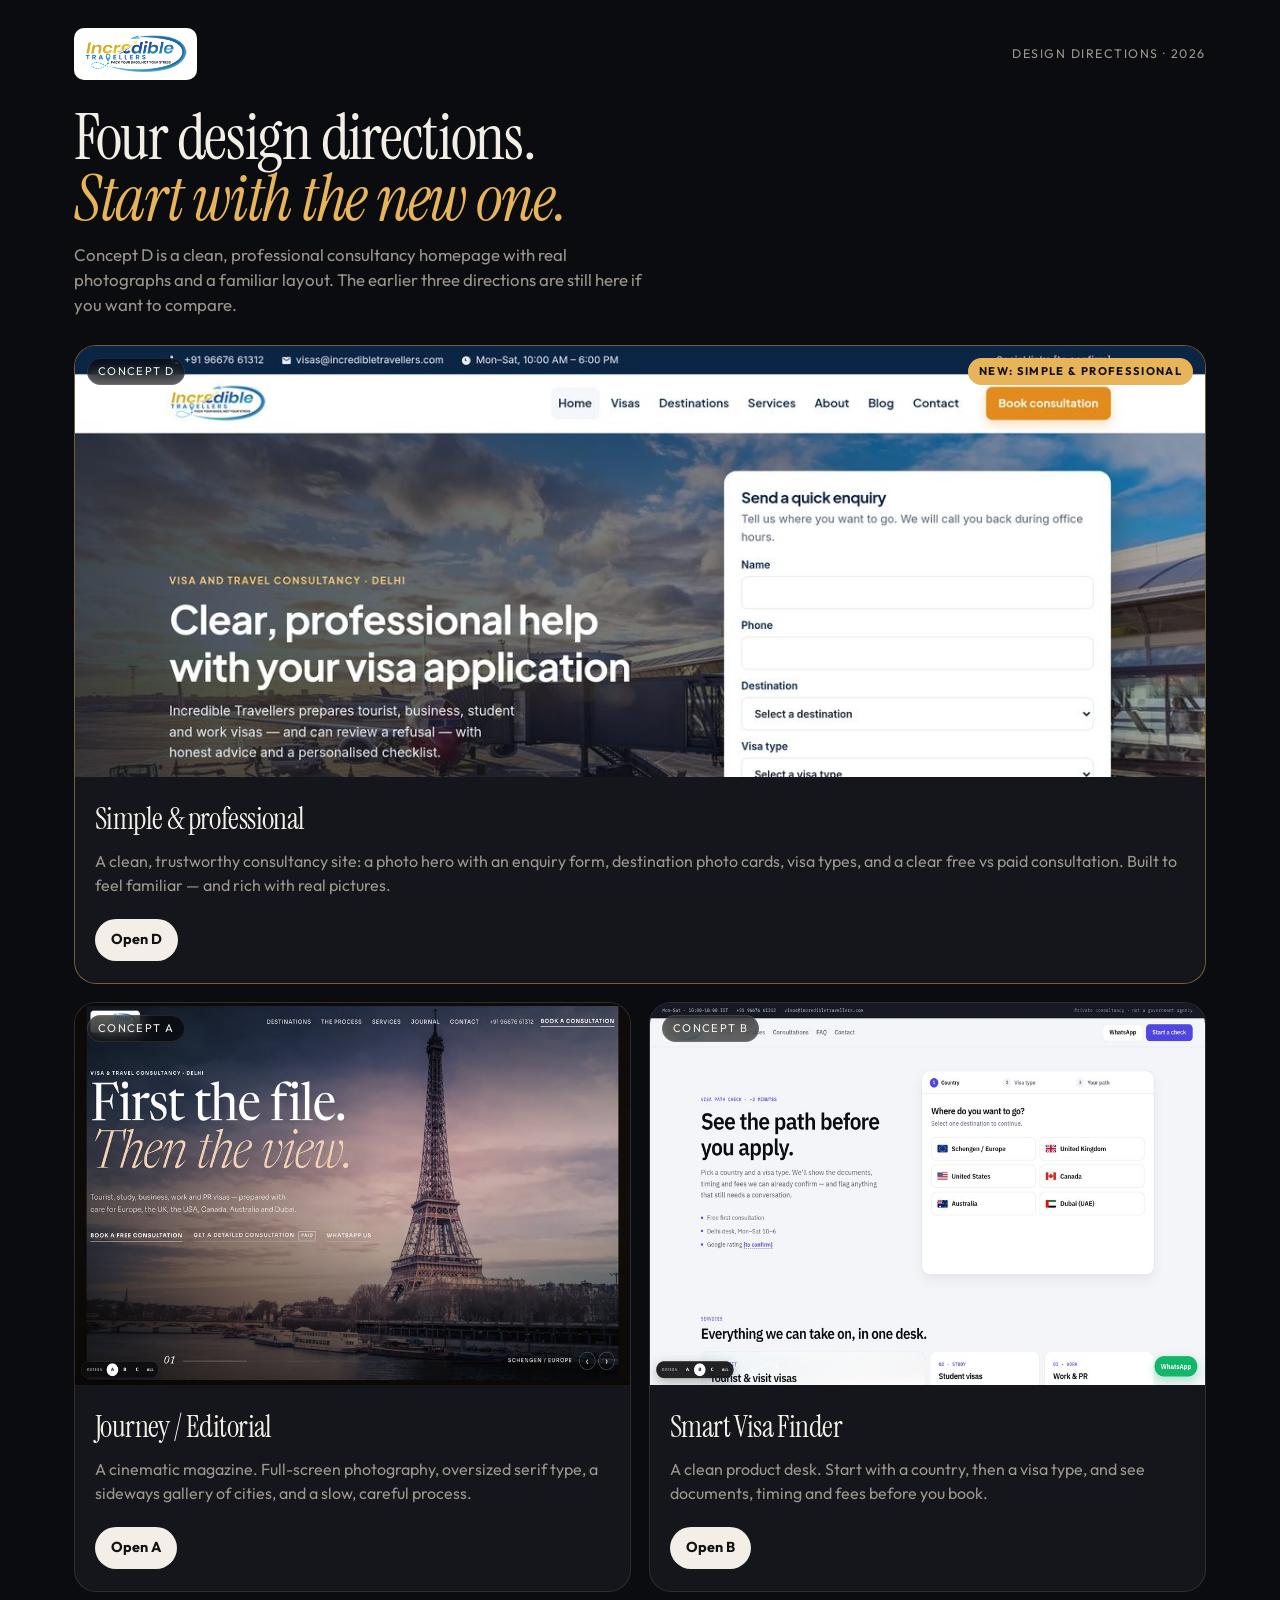
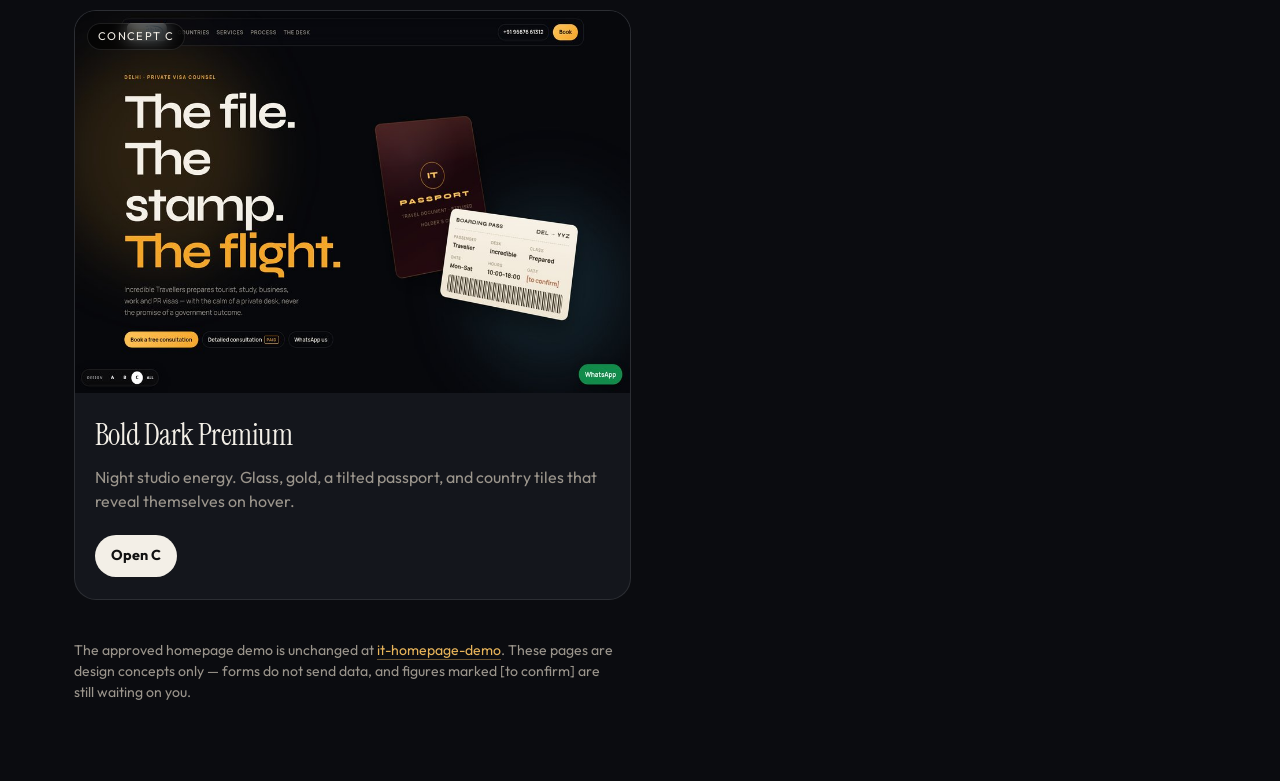
<file: index.html>
<!doctype html>
<html lang="en-IN">
<head>
<meta charset="utf-8">
<meta name="viewport" content="width=device-width, initial-scale=1">
<title>Choose a design direction · Incredible Travellers</title>
<meta name="description" content="Homepage design directions for Incredible Travellers. Start with the new simple and professional concept, or review earlier directions.">
<meta name="robots" content="noindex, nofollow">
<link rel="preconnect" href="https://fonts.googleapis.com">
<link rel="preconnect" href="https://fonts.gstatic.com" crossorigin>
<link href="https://fonts.googleapis.com/css2?family=Instrument+Serif:ital@0;1&family=Outfit:wght@400;500;600;700&display=swap" rel="stylesheet">
<link rel="icon" href="images/favicon.svg" type="image/svg+xml">
<style>
:root{--bg:#0B0C10;--card:#14161C;--text:#F3EFE7;--muted:#9B958C;--line:rgba(255,255,255,.1);--gold:#E8B45A}
*{box-sizing:border-box}
body{margin:0;background:var(--bg);color:var(--text);font-family:Outfit,system-ui,sans-serif;line-height:1.5;-webkit-font-smoothing:antialiased}
a{color:inherit;text-decoration:none}
img{display:block;width:100%;height:100%;object-fit:cover;object-position:top center}
.wrap{max-width:1180px;margin:0 auto;padding:28px 24px 64px}
.top{display:flex;justify-content:space-between;align-items:center;gap:16px;margin-bottom:28px}
.logo{background:#fff;border-radius:10px;padding:6px 10px}
.logo img{height:40px;width:auto}
.top span{font-size:.78rem;letter-spacing:.12em;text-transform:uppercase;color:var(--muted)}
h1{font-family:"Instrument Serif",Georgia,serif;font-weight:400;font-size:clamp(2.2rem,5.4vw,4rem);line-height:.95;letter-spacing:-.02em;margin:0 0 12px;max-width:18ch}
h1 em{font-style:italic;color:var(--gold)}
.lead{color:var(--muted);max-width:52ch;margin:0 0 28px;font-size:1.05rem}
.grid{display:grid;grid-template-columns:repeat(2,1fr);gap:18px}
.card{background:var(--card);border:1px solid var(--line);border-radius:22px;overflow:hidden;display:flex;flex-direction:column;transition:transform .25s,border-color .25s}
.card:hover{transform:translateY(-4px);border-color:rgba(232,180,90,.45)}
.card--new{border-color:rgba(232,180,90,.45);grid-column:1 / -1}
.card--new .thumb{aspect-ratio:21/8}
.thumb{aspect-ratio:16/11;background:#0E1016;position:relative;overflow:hidden}
.thumb span{position:absolute;top:12px;left:12px;z-index:1;background:rgba(0,0,0,.6);backdrop-filter:blur(8px);border:1px solid var(--line);border-radius:999px;padding:4px 10px;font-size:.7rem;letter-spacing:.12em;text-transform:uppercase}
.thumb .new{left:auto;right:12px;background:var(--gold);color:#111;border-color:transparent;font-weight:700}
.body{padding:20px 20px 22px;display:flex;flex-direction:column;gap:8px;flex:1}
.body h2{font-family:"Instrument Serif",Georgia,serif;font-weight:400;font-size:1.85rem;margin:0;letter-spacing:-.02em}
.body p{margin:0;color:var(--muted);flex:1}
.open{margin-top:14px;display:inline-flex;align-items:center;justify-content:center;height:42px;padding:0 16px;border-radius:999px;background:var(--text);color:#111;font-weight:700;font-size:.9rem;align-self:flex-start}
.open:hover{background:var(--gold)}
.note{margin-top:40px;color:var(--muted);font-size:.88rem;max-width:60ch}
.note a{color:var(--gold);border-bottom:1px solid rgba(232,180,90,.4)}
@media (max-width:900px){
  .grid{grid-template-columns:1fr;max-width:560px}
  .card--new{grid-column:auto}
  .card--new .thumb{aspect-ratio:16/9}
}
</style>
</head>
<body>
<div class="wrap">
  <div class="top">
    <a class="logo" href="https://www.incredibletravellers.com/" rel="noopener"><img src="images/logo.png" width="200" height="78" alt="Incredible Travellers"></a>
    <span>Design directions · 2026</span>
  </div>
  <h1>Four design directions.<br><em>Start with the new one.</em></h1>
  <p class="lead">Concept D is a clean, professional consultancy homepage with real photographs and a familiar layout. The earlier three directions are still here if you want to compare.</p>
  <div class="grid">
    <a class="card card--new" href="concept-d/">
      <div class="thumb">
        <span>Concept D</span>
        <span class="new">New: Simple &amp; professional</span>
        <img src="images/thumb-d.jpg" alt="Preview of the simple and professional homepage">
      </div>
      <div class="body">
        <h2>Simple &amp; professional</h2>
        <p>A clean, trustworthy consultancy site: a photo hero with an enquiry form, destination photo cards, visa types, and a clear free vs paid consultation. Built to feel familiar — and rich with real pictures.</p>
        <span class="open">Open D</span>
      </div>
    </a>
    <a class="card" href="concept-a/">
      <div class="thumb">
        <span>Concept A</span>
        <img src="images/thumb-a.jpg" alt="Preview of the Journey / Editorial homepage">
      </div>
      <div class="body">
        <h2>Journey / Editorial</h2>
        <p>A cinematic magazine. Full-screen photography, oversized serif type, a sideways gallery of cities, and a slow, careful process.</p>
        <span class="open">Open A</span>
      </div>
    </a>
    <a class="card" href="concept-b/">
      <div class="thumb">
        <span>Concept B</span>
        <img src="images/thumb-b.jpg" alt="Preview of the Smart Visa Finder homepage">
      </div>
      <div class="body">
        <h2>Smart Visa Finder</h2>
        <p>A clean product desk. Start with a country, then a visa type, and see documents, timing and fees before you book.</p>
        <span class="open">Open B</span>
      </div>
    </a>
    <a class="card" href="concept-c/">
      <div class="thumb">
        <span>Concept C</span>
        <img src="images/thumb-c.jpg" alt="Preview of the Bold Dark Premium homepage">
      </div>
      <div class="body">
        <h2>Bold Dark Premium</h2>
        <p>Night studio energy. Glass, gold, a tilted passport, and country tiles that reveal themselves on hover.</p>
        <span class="open">Open C</span>
      </div>
    </a>
  </div>
  <p class="note">The approved homepage demo is unchanged at <a href="https://incredibletravelers.github.io/it-homepage-demo/">it-homepage-demo</a>. These pages are design concepts only — forms do not send data, and figures marked [to confirm] are still waiting on you.</p>
</div>
</body>
</html>
</file>
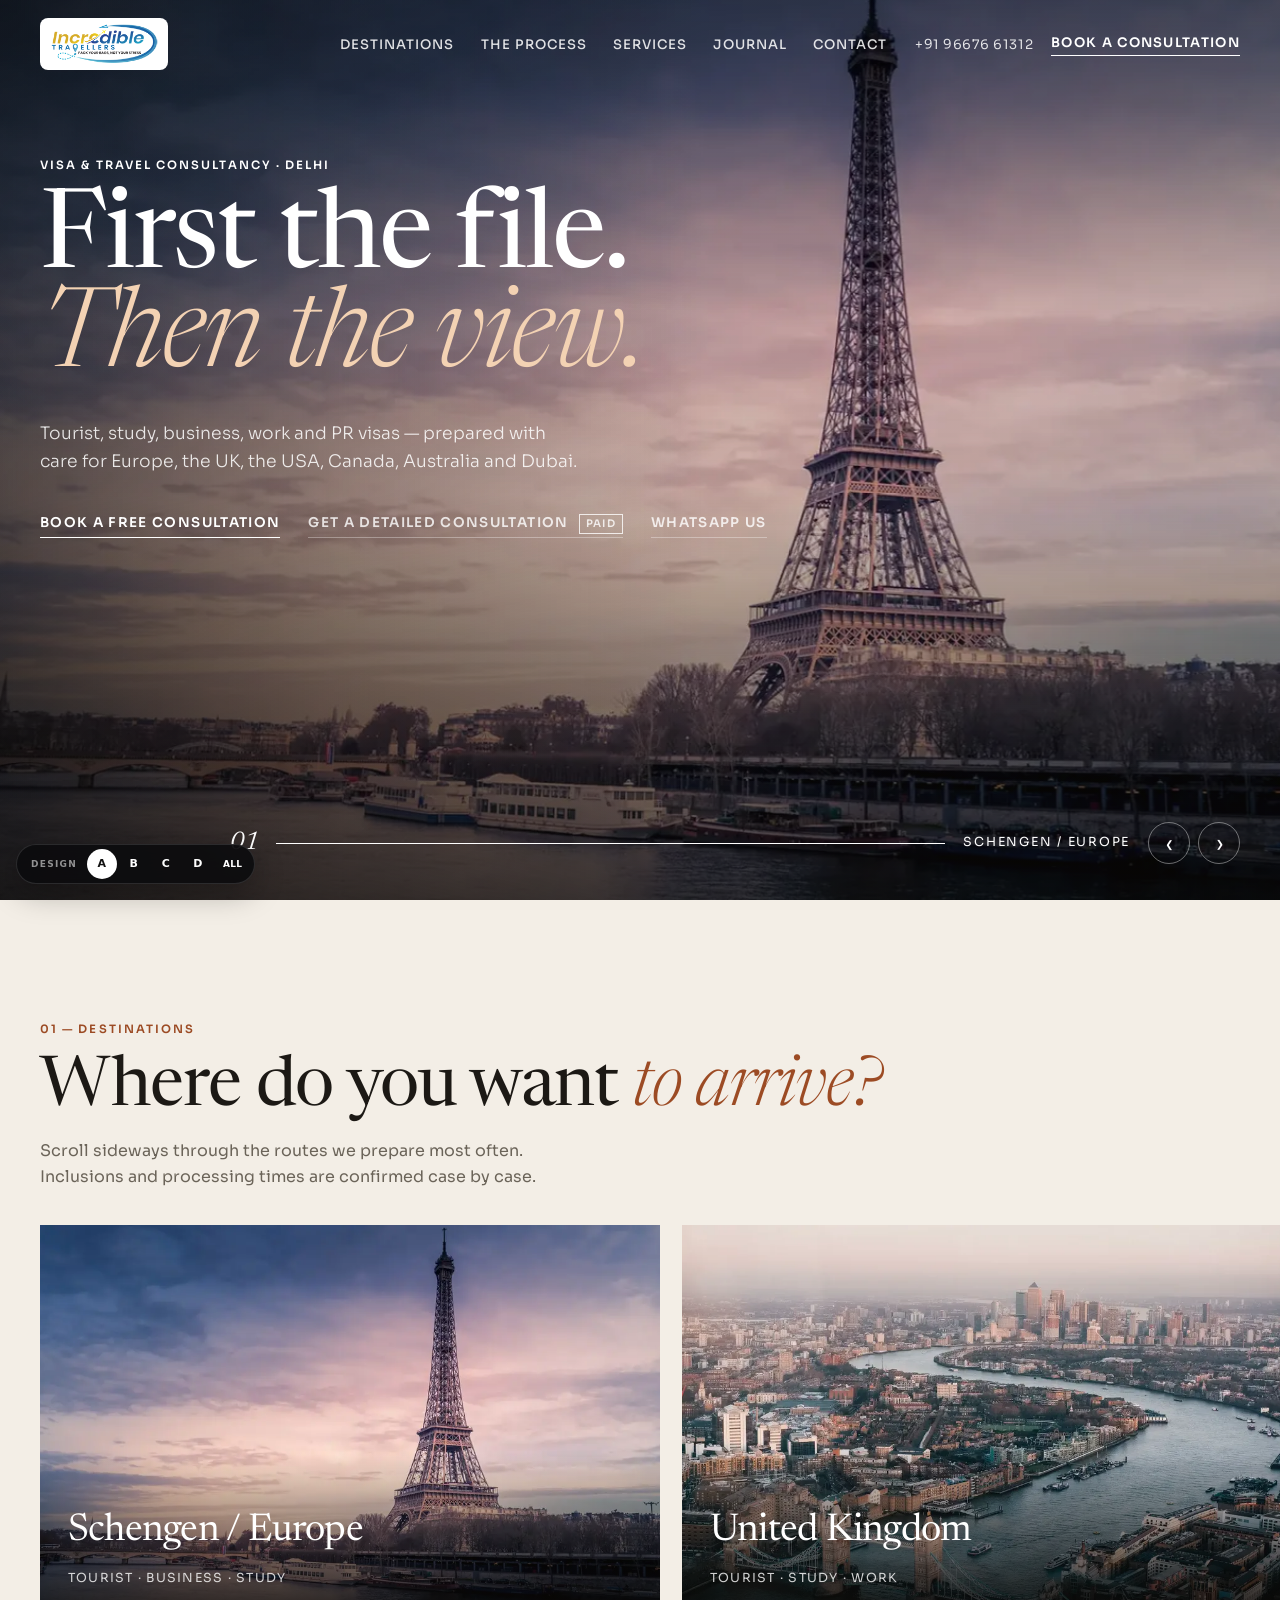
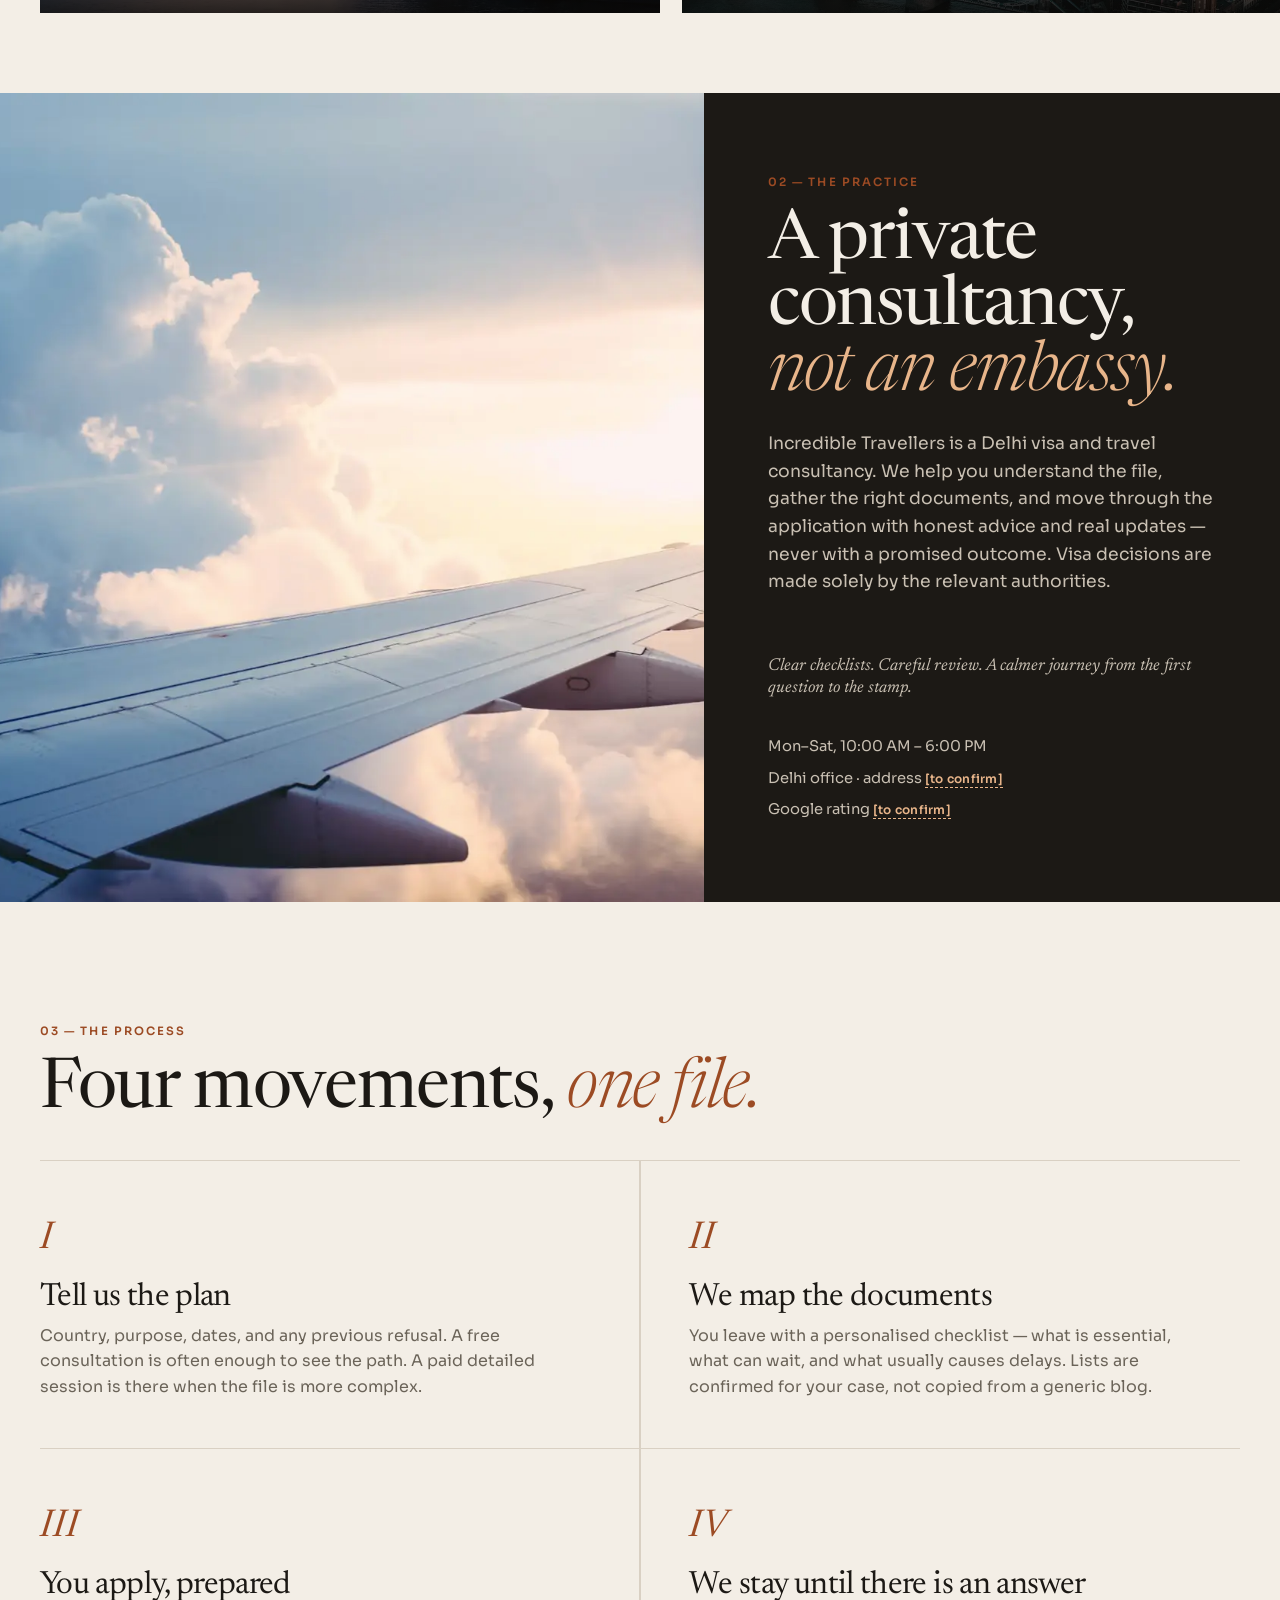
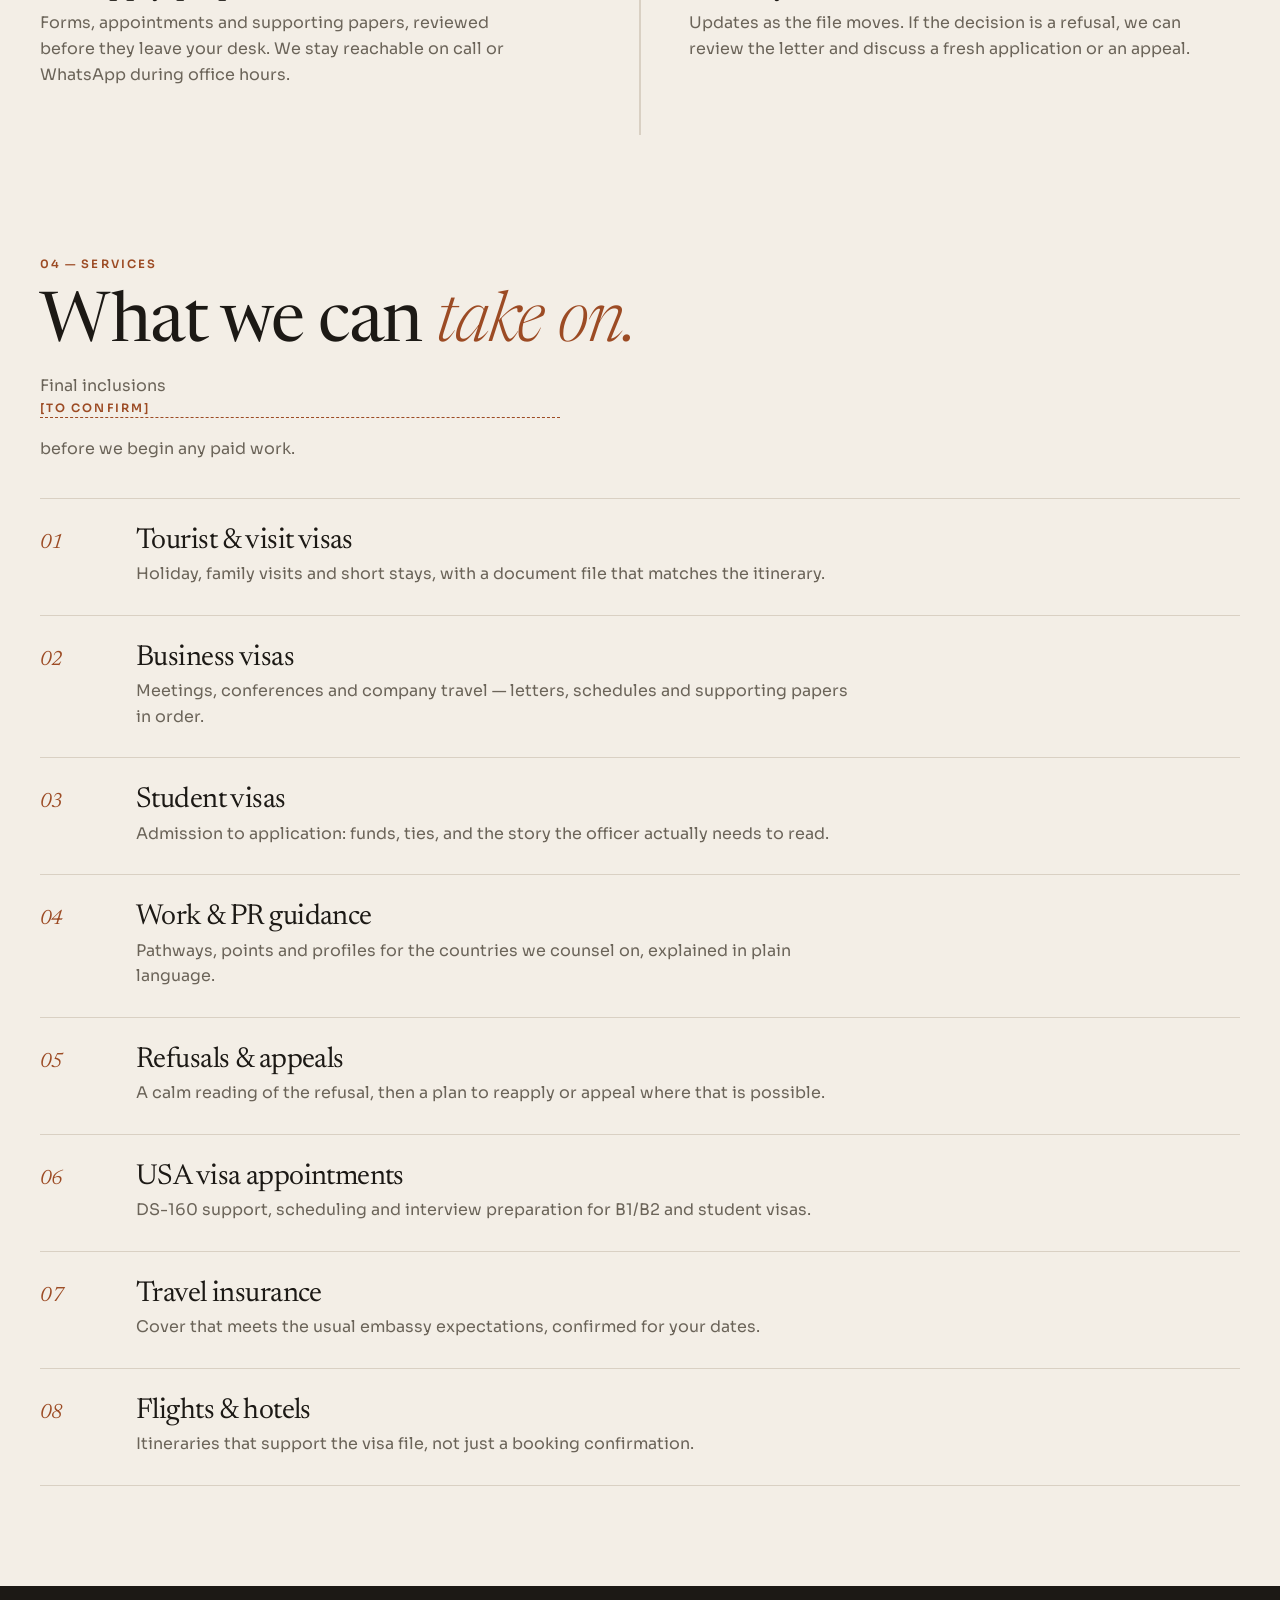
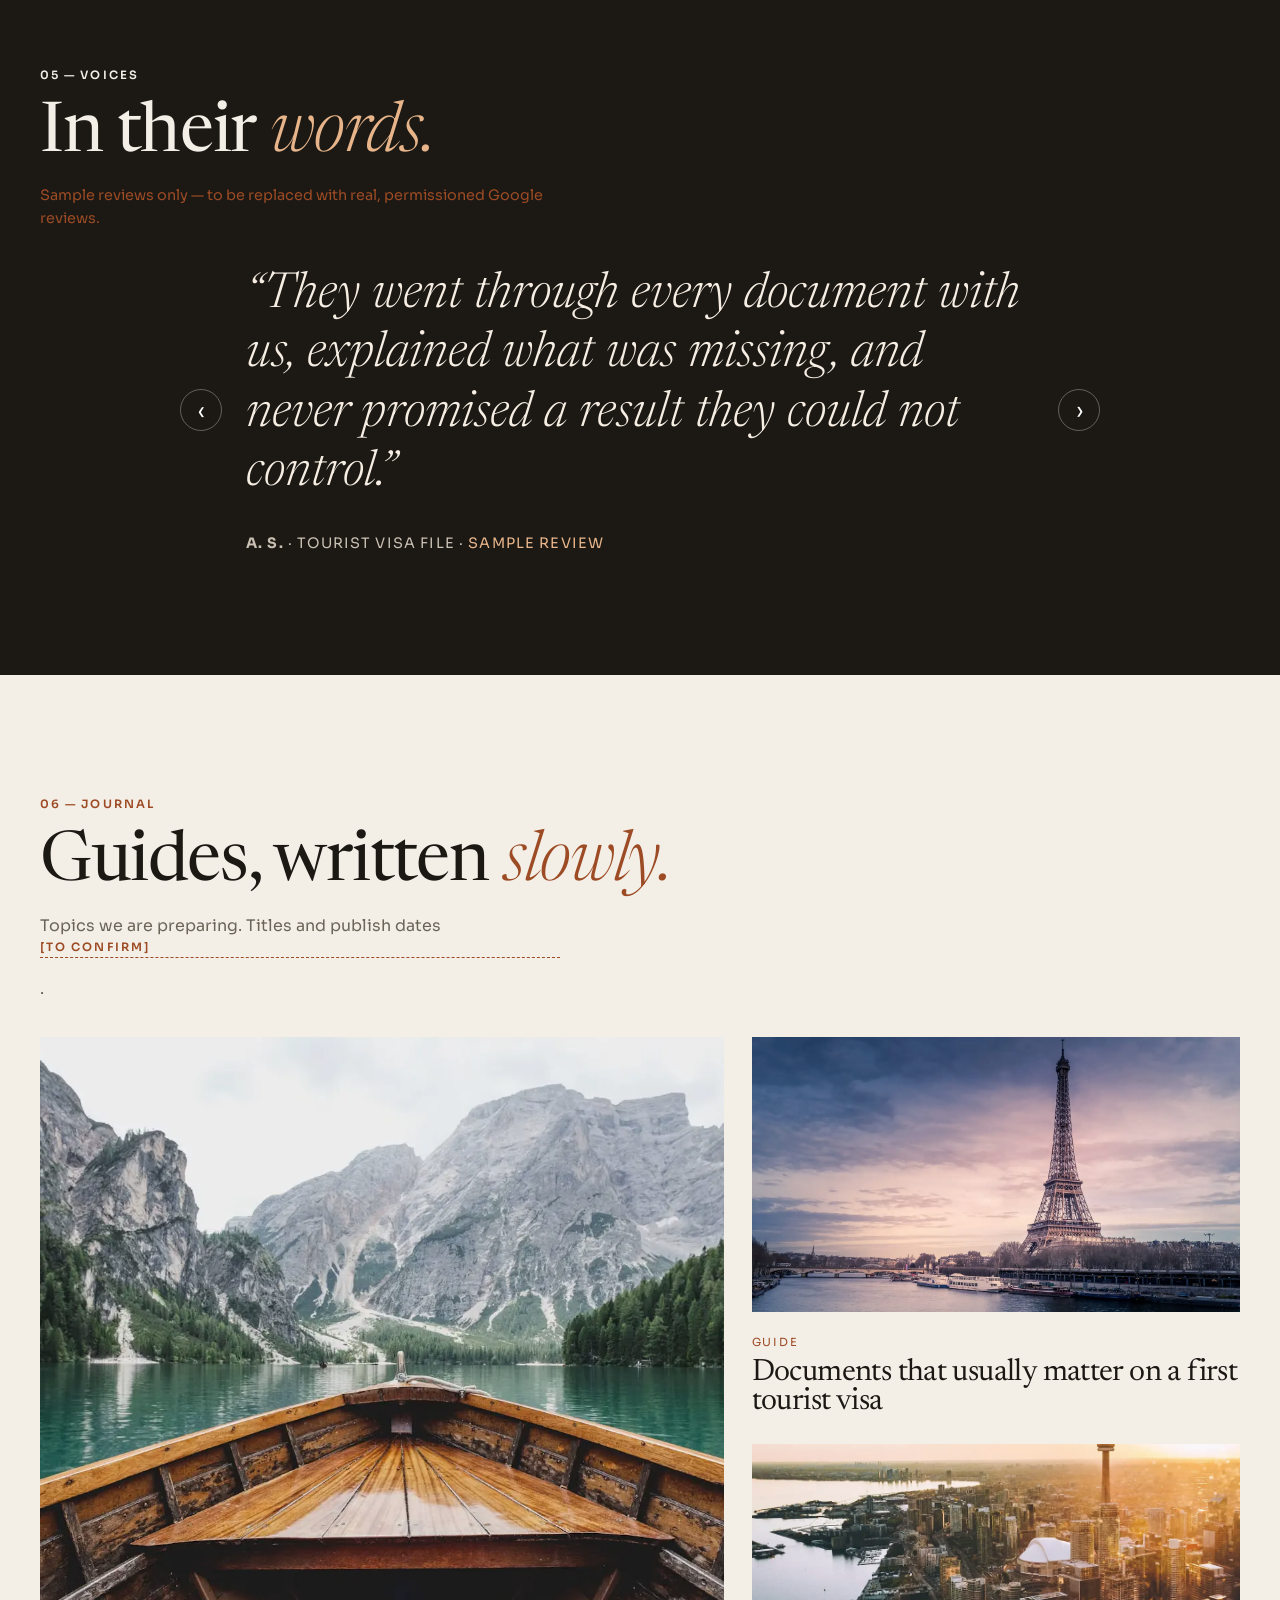
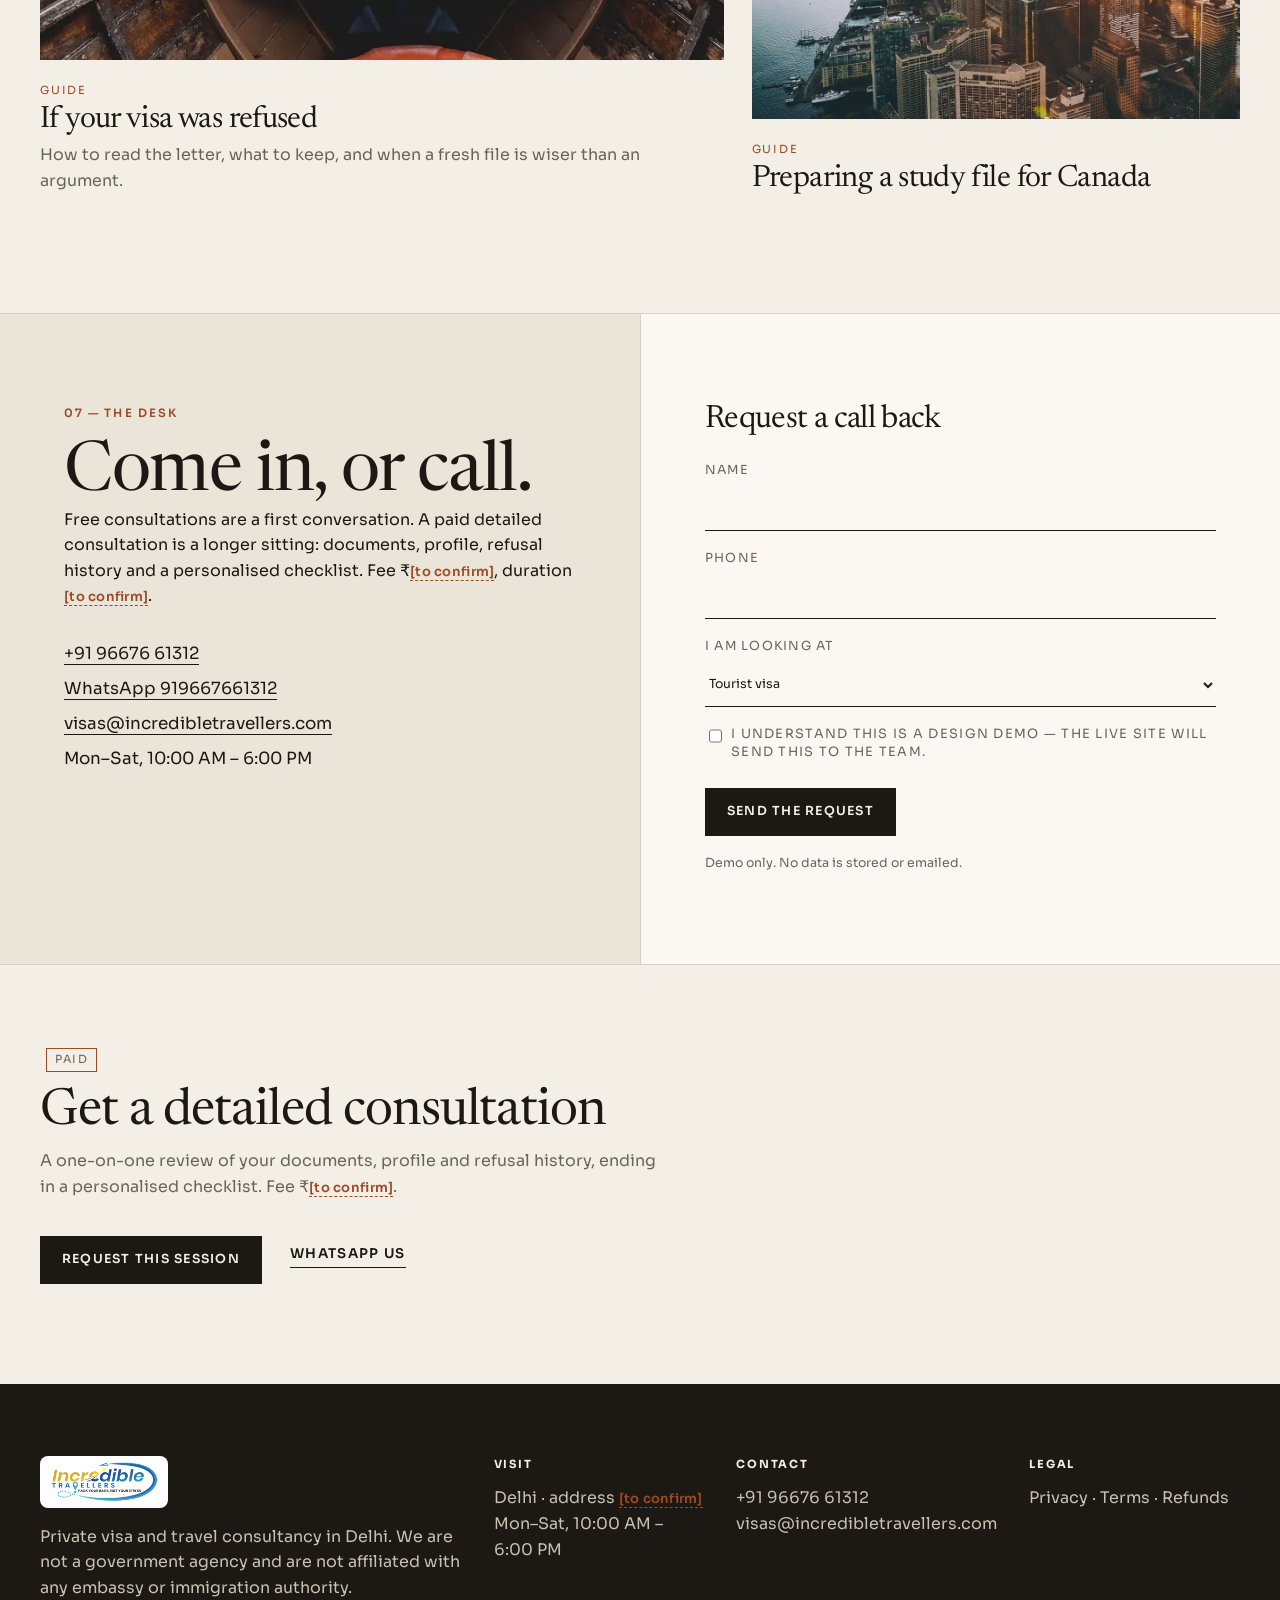
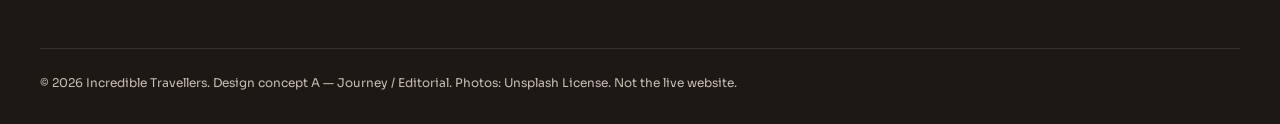
<file: concept-a/index.html>
<!doctype html>
<html lang="en-IN">
<head>
<meta charset="utf-8">
<meta name="viewport" content="width=device-width, initial-scale=1">
<title>Journey — Incredible Travellers · Design concept A</title>
<meta name="description" content="Editorial design concept for Incredible Travellers, a Delhi visa and travel consultancy.">
<meta name="robots" content="noindex, nofollow">
<link rel="preconnect" href="https://fonts.googleapis.com">
<link rel="preconnect" href="https://fonts.gstatic.com" crossorigin>
<link href="https://fonts.googleapis.com/css2?family=Newsreader:ital,opsz,wght@0,6..72,300;0,6..72,400;0,6..72,500;0,6..72,600;0,6..72,700;1,6..72,300;1,6..72,500;1,6..72,600&family=Sora:wght@300;400;500;600;700&display=swap" rel="stylesheet">
<link rel="stylesheet" href="../shared/switcher.css">
<link rel="stylesheet" href="style.css">
<link rel="icon" href="../images/favicon.svg" type="image/svg+xml">
</head>
<body>
<a class="skip" href="#main">Skip to content</a>

<nav class="switcher" aria-label="Switch design concept">
  <span class="switcher__label">Design</span>
  <a href="../concept-a/" class="is-on" aria-current="page">A</a>
  <a href="../concept-b/">B</a>
  <a href="../concept-c/">C</a>
  <a href="../concept-d/">D</a>
  <a href="../" class="switcher__all">All</a>
</nav>

<header class="nav" id="top">
  <a class="logo" href="#top" aria-label="Incredible Travellers home">
    <img src="../images/logo.png" width="200" height="78" alt="Incredible Travellers">
  </a>
  <nav class="nav__links" aria-label="Primary">
    <a href="#destinations">Destinations</a>
    <a href="#process">The process</a>
    <a href="#services">Services</a>
    <a href="#journal">Journal</a>
    <a href="#book">Contact</a>
  </nav>
  <div class="nav__end">
    <a class="nav__phone" href="tel:+919667661312">+91 96676 61312</a>
    <a class="nav__book" href="#book">Book a consultation</a>
    <button class="burger" type="button" aria-label="Open menu" aria-expanded="false" aria-controls="drawer"><span></span></button>
  </div>
</header>

<div class="drawer" id="drawer" hidden>
  <button class="drawer__close" type="button" aria-label="Close menu">Close</button>
  <a href="#destinations">Destinations</a>
  <a href="#process">The process</a>
  <a href="#services">Services</a>
  <a href="#journal">Journal</a>
  <a href="#book">Contact</a>
  <a class="drawer__cta" href="#book">Book a free consultation</a>
  <a href="https://wa.me/919667661312" target="_blank" rel="noopener">WhatsApp us</a>
</div>

<main id="main">

<section class="hero" aria-label="Introduction">
  <div class="hero__slides" id="slides">
    <figure class="slide is-on" data-place="Schengen / Europe" data-n="01">
      <img src="../images/slide-europe.webp" alt="The Eiffel Tower at dusk along the Seine in Paris" width="1600" height="900">
    </figure>
    <figure class="slide" data-place="United Kingdom" data-n="02">
      <img src="../images/slide-uk.webp" alt="Aerial view of Tower Bridge and the Thames in London" width="1600" height="900">
    </figure>
    <figure class="slide" data-place="United States" data-n="03">
      <img src="../images/slide-usa.webp" alt="Manhattan avenues at sunrise" width="1600" height="900">
    </figure>
    <figure class="slide" data-place="Canada" data-n="04">
      <img src="../images/slide-canada.webp" alt="Toronto waterfront and skyline in late sun" width="1600" height="900">
    </figure>
    <figure class="slide" data-place="Australia" data-n="05">
      <img src="../images/slide-australia.webp" alt="Sydney Opera House at blue hour" width="1600" height="900">
    </figure>
    <figure class="slide" data-place="Dubai" data-n="06">
      <img src="../images/slide-dubai.webp" alt="Burj Al Arab standing in the turquoise Persian Gulf" width="1600" height="900">
    </figure>
  </div>
  <div class="hero__veil" aria-hidden="true"></div>
  <div class="hero__copy">
    <p class="kicker">Visa &amp; travel consultancy · Delhi</p>
    <h1>First the file.<br><em>Then the view.</em></h1>
    <p class="lede">Tourist, study, business, work and PR visas — prepared with care for Europe, the UK, the USA, Canada, Australia and Dubai.</p>
    <div class="hero__actions">
      <a class="text-cta" href="#book">Book a free consultation</a>
      <a class="text-cta text-cta--quiet" href="#paid">Get a detailed consultation <i>Paid</i></a>
      <a class="text-cta text-cta--quiet" href="https://wa.me/919667661312" target="_blank" rel="noopener">WhatsApp us</a>
    </div>
  </div>
  <div class="hero__index">
    <span class="hero__num" id="slideNum">01</span>
    <div class="hero__bar"><span id="slideBar"></span></div>
    <span class="hero__place" id="slidePlace">Schengen / Europe</span>
    <div class="hero__controls">
      <button type="button" class="icon-btn" id="prevSlide" aria-label="Previous destination">‹</button>
      <button type="button" class="icon-btn" id="nextSlide" aria-label="Next destination">›</button>
    </div>
  </div>
</section>

<section class="destinations" id="destinations">
  <div class="chapter">
    <span>01 — Destinations</span>
    <h2>Where do you want <em>to arrive?</em></h2>
    <p>Scroll sideways through the routes we prepare most often. Inclusions and processing times are confirmed case by case.</p>
  </div>
  <div class="dest-wrap">
    <div class="dest-track" tabindex="0" aria-label="Destination gallery">
      <article class="dest">
        <img src="../images/tile-europe.webp" alt="Paris, representing Schengen travel" width="1100" height="618">
        <div class="dest__meta"><b>Schengen / Europe</b><span>Tourist · Business · Study</span></div>
      </article>
      <article class="dest">
        <img src="../images/tile-uk.webp" alt="London, United Kingdom" width="1100" height="618">
        <div class="dest__meta"><b>United Kingdom</b><span>Tourist · Study · Work</span></div>
      </article>
      <article class="dest">
        <img src="../images/tile-usa.webp" alt="New York, United States" width="1100" height="618">
        <div class="dest__meta"><b>United States</b><span>B1/B2 · Study · Appointments</span></div>
      </article>
      <article class="dest">
        <img src="../images/tile-canada.webp" alt="Toronto, Canada" width="1100" height="618">
        <div class="dest__meta"><b>Canada</b><span>Tourist · Study · Work · PR</span></div>
      </article>
      <article class="dest">
        <img src="../images/tile-australia.webp" alt="Sydney, Australia" width="1100" height="618">
        <div class="dest__meta"><b>Australia</b><span>Tourist · Study · Work · PR</span></div>
      </article>
      <article class="dest">
        <img src="../images/tile-dubai.webp" alt="Burj Al Arab, Dubai" width="1100" height="618">
        <div class="dest__meta"><b>Dubai (UAE)</b><span>Visit · Business <i class="ph">[to confirm]</i></span></div>
      </article>
    </div>
  </div>
</section>

<section class="essay" id="why">
  <div class="essay__img">
    <img src="../images/photo-plane.webp" alt="Aeroplane wing above clouds at sunrise" width="1600" height="1063">
  </div>
  <div class="essay__copy reveal">
    <span class="chapter-mini">02 — The practice</span>
    <h2>A private consultancy, <em>not an embassy.</em></h2>
    <p>Incredible Travellers is a Delhi visa and travel consultancy. We help you understand the file, gather the right documents, and move through the application with honest advice and real updates — never with a promised outcome. Visa decisions are made solely by the relevant authorities.</p>
    <blockquote>
      <p>Clear checklists. Careful review. A calmer journey from the first question to the stamp.</p>
    </blockquote>
    <ul class="truths">
      <li>Mon–Sat, 10:00 AM – 6:00 PM</li>
      <li>Delhi office · address <span class="ph">[to confirm]</span></li>
      <li>Google rating <span class="ph">[to confirm]</span></li>
    </ul>
  </div>
</section>

<section class="timeline" id="process">
  <div class="chapter">
    <span>03 — The process</span>
    <h2>Four movements, <em>one file.</em></h2>
  </div>
  <ol class="steps">
    <li class="reveal">
      <span class="steps__n">I</span>
      <h3>Tell us the plan</h3>
      <p>Country, purpose, dates, and any previous refusal. A free consultation is often enough to see the path. A paid detailed session is there when the file is more complex.</p>
    </li>
    <li class="reveal">
      <span class="steps__n">II</span>
      <h3>We map the documents</h3>
      <p>You leave with a personalised checklist — what is essential, what can wait, and what usually causes delays. Lists are confirmed for your case, not copied from a generic blog.</p>
    </li>
    <li class="reveal">
      <span class="steps__n">III</span>
      <h3>You apply, prepared</h3>
      <p>Forms, appointments and supporting papers, reviewed before they leave your desk. We stay reachable on call or WhatsApp during office hours.</p>
    </li>
    <li class="reveal">
      <span class="steps__n">IV</span>
      <h3>We stay until there is an answer</h3>
      <p>Updates as the file moves. If the decision is a refusal, we can review the letter and discuss a fresh application or an appeal.</p>
    </li>
  </ol>
</section>

<section class="services" id="services">
  <div class="chapter">
    <span>04 — Services</span>
    <h2>What we can <em>take on.</em></h2>
    <p>Final inclusions <span class="ph">[to confirm]</span> before we begin any paid work.</p>
  </div>
  <ol class="svc-list">
    <li class="reveal"><span>01</span><div><h3>Tourist &amp; visit visas</h3><p>Holiday, family visits and short stays, with a document file that matches the itinerary.</p></div></li>
    <li class="reveal"><span>02</span><div><h3>Business visas</h3><p>Meetings, conferences and company travel — letters, schedules and supporting papers in order.</p></div></li>
    <li class="reveal"><span>03</span><div><h3>Student visas</h3><p>Admission to application: funds, ties, and the story the officer actually needs to read.</p></div></li>
    <li class="reveal"><span>04</span><div><h3>Work &amp; PR guidance</h3><p>Pathways, points and profiles for the countries we counsel on, explained in plain language.</p></div></li>
    <li class="reveal"><span>05</span><div><h3>Refusals &amp; appeals</h3><p>A calm reading of the refusal, then a plan to reapply or appeal where that is possible.</p></div></li>
    <li class="reveal"><span>06</span><div><h3>USA visa appointments</h3><p>DS-160 support, scheduling and interview preparation for B1/B2 and student visas.</p></div></li>
    <li class="reveal"><span>07</span><div><h3>Travel insurance</h3><p>Cover that meets the usual embassy expectations, confirmed for your dates.</p></div></li>
    <li class="reveal"><span>08</span><div><h3>Flights &amp; hotels</h3><p>Itineraries that support the visa file, not just a booking confirmation.</p></div></li>
  </ol>
</section>

<section class="voices" id="voices" data-carousel>
  <div class="chapter">
    <span>05 — Voices</span>
    <h2>In their <em>words.</em></h2>
    <p class="ph-line">Sample reviews only — to be replaced with real, permissioned Google reviews.</p>
  </div>
  <div class="quote-frame">
    <button type="button" class="icon-btn quote-btn" data-prev aria-label="Previous review">‹</button>
    <figure class="quote is-on">
      <blockquote>“They went through every document with us, explained what was missing, and never promised a result they could not control.”</blockquote>
      <figcaption><strong>A. S.</strong> · Tourist visa file · <em>Sample review</em></figcaption>
    </figure>
    <figure class="quote">
      <blockquote>“After a refusal we finally understood the letter. The next file was quieter, more complete, and much less guesswork.”</blockquote>
      <figcaption><strong>R. K.</strong> · Reapplication · <em>Sample review</em></figcaption>
    </figure>
    <figure class="quote">
      <blockquote>“Clear checklists, honest timelines, and someone who answered the phone when we had a last-minute question.”</blockquote>
      <figcaption><strong>M. P.</strong> · Student visa file · <em>Sample review</em></figcaption>
    </figure>
    <button type="button" class="icon-btn quote-btn" data-next aria-label="Next review">›</button>
  </div>
</section>

<section class="journal" id="journal">
  <div class="chapter">
    <span>06 — Journal</span>
    <h2>Guides, written <em>slowly.</em></h2>
    <p>Topics we are preparing. Titles and publish dates <span class="ph">[to confirm]</span>.</p>
  </div>
  <div class="mag">
    <article class="mag__feature reveal">
      <img src="../images/photo-journal.webp" alt="Wooden boat approaching a mountain lake" width="1400" height="933">
      <div>
        <span>Guide</span>
        <h3>If your visa was refused</h3>
        <p>How to read the letter, what to keep, and when a fresh file is wiser than an argument.</p>
      </div>
    </article>
    <article class="mag__side reveal">
      <img src="../images/slide-europe.webp" alt="Paris at dusk" width="800" height="450">
      <div>
        <span>Guide</span>
        <h3>Documents that usually matter on a first tourist visa</h3>
      </div>
    </article>
    <article class="mag__side reveal">
      <img src="../images/tile-canada.webp" alt="Toronto waterfront" width="1100" height="618">
      <div>
        <span>Guide</span>
        <h3>Preparing a study file for Canada</h3>
      </div>
    </article>
  </div>
</section>

<section class="book" id="book">
  <div class="book__intro reveal">
    <span class="chapter-mini">07 — The desk</span>
    <h2>Come in, or call.</h2>
    <p>Free consultations are a first conversation. A paid detailed consultation is a longer sitting: documents, profile, refusal history and a personalised checklist. Fee ₹<span class="ph">[to confirm]</span>, duration <span class="ph">[to confirm]</span>.</p>
    <ul class="book__contact">
      <li><a href="tel:+919667661312">+91 96676 61312</a></li>
      <li><a href="https://wa.me/919667661312" target="_blank" rel="noopener">WhatsApp 919667661312</a></li>
      <li><a href="mailto:visas@incredibletravellers.com">visas@incredibletravellers.com</a></li>
      <li>Mon–Sat, 10:00 AM – 6:00 PM</li>
    </ul>
  </div>
  <form class="book__form" id="callback" novalidate>
    <h3>Request a call back</h3>
    <label>Name <input type="text" name="name" autocomplete="name" required></label>
    <label>Phone <input type="tel" name="phone" autocomplete="tel" required></label>
    <label>I am looking at
      <select name="interest">
        <option>Tourist visa</option><option>Study visa</option><option>Business visa</option>
        <option>Work / PR</option><option>A refusal</option><option>Not sure yet</option>
      </select>
    </label>
    <label class="check"><input type="checkbox" required> I understand this is a design demo — the live site will send this to the team.</label>
    <button type="submit" class="submit">Send the request</button>
    <p class="form-note">Demo only. No data is stored or emailed.</p>
  </form>
</section>

<article class="paid" id="paid">
  <p class="paid__tag">Paid</p>
  <h2>Get a detailed consultation</h2>
  <p>A one-on-one review of your documents, profile and refusal history, ending in a personalised checklist. Fee ₹<span class="ph">[to confirm]</span>.</p>
  <div class="paid__actions">
    <a class="submit" href="#book">Request this session</a>
    <a class="text-cta" href="https://wa.me/919667661312" target="_blank" rel="noopener">WhatsApp us</a>
  </div>
</article>

</main>

<footer class="footer">
  <div class="footer__grid">
    <div>
      <a class="logo logo--foot" href="#top"><img src="../images/logo.png" width="200" height="78" alt="Incredible Travellers"></a>
      <p>Private visa and travel consultancy in Delhi. We are not a government agency and are not affiliated with any embassy or immigration authority.</p>
    </div>
    <div>
      <h4>Visit</h4>
      <p>Delhi · address <span class="ph">[to confirm]</span><br>Mon–Sat, 10:00 AM – 6:00 PM</p>
    </div>
    <div>
      <h4>Contact</h4>
      <p><a href="tel:+919667661312">+91 96676 61312</a><br><a href="mailto:visas@incredibletravellers.com">visas@incredibletravellers.com</a></p>
    </div>
    <div>
      <h4>Legal</h4>
      <p><a href="#">Privacy</a> · <a href="#">Terms</a> · <a href="#">Refunds</a></p>
    </div>
  </div>
  <p class="colophon">© 2026 Incredible Travellers. Design concept A — Journey / Editorial. Photos: Unsplash License. Not the live website.</p>
</footer>

<div class="toast" role="status" aria-live="polite"></div>
<script src="main.js" defer></script>
</body>
</html>
</file>
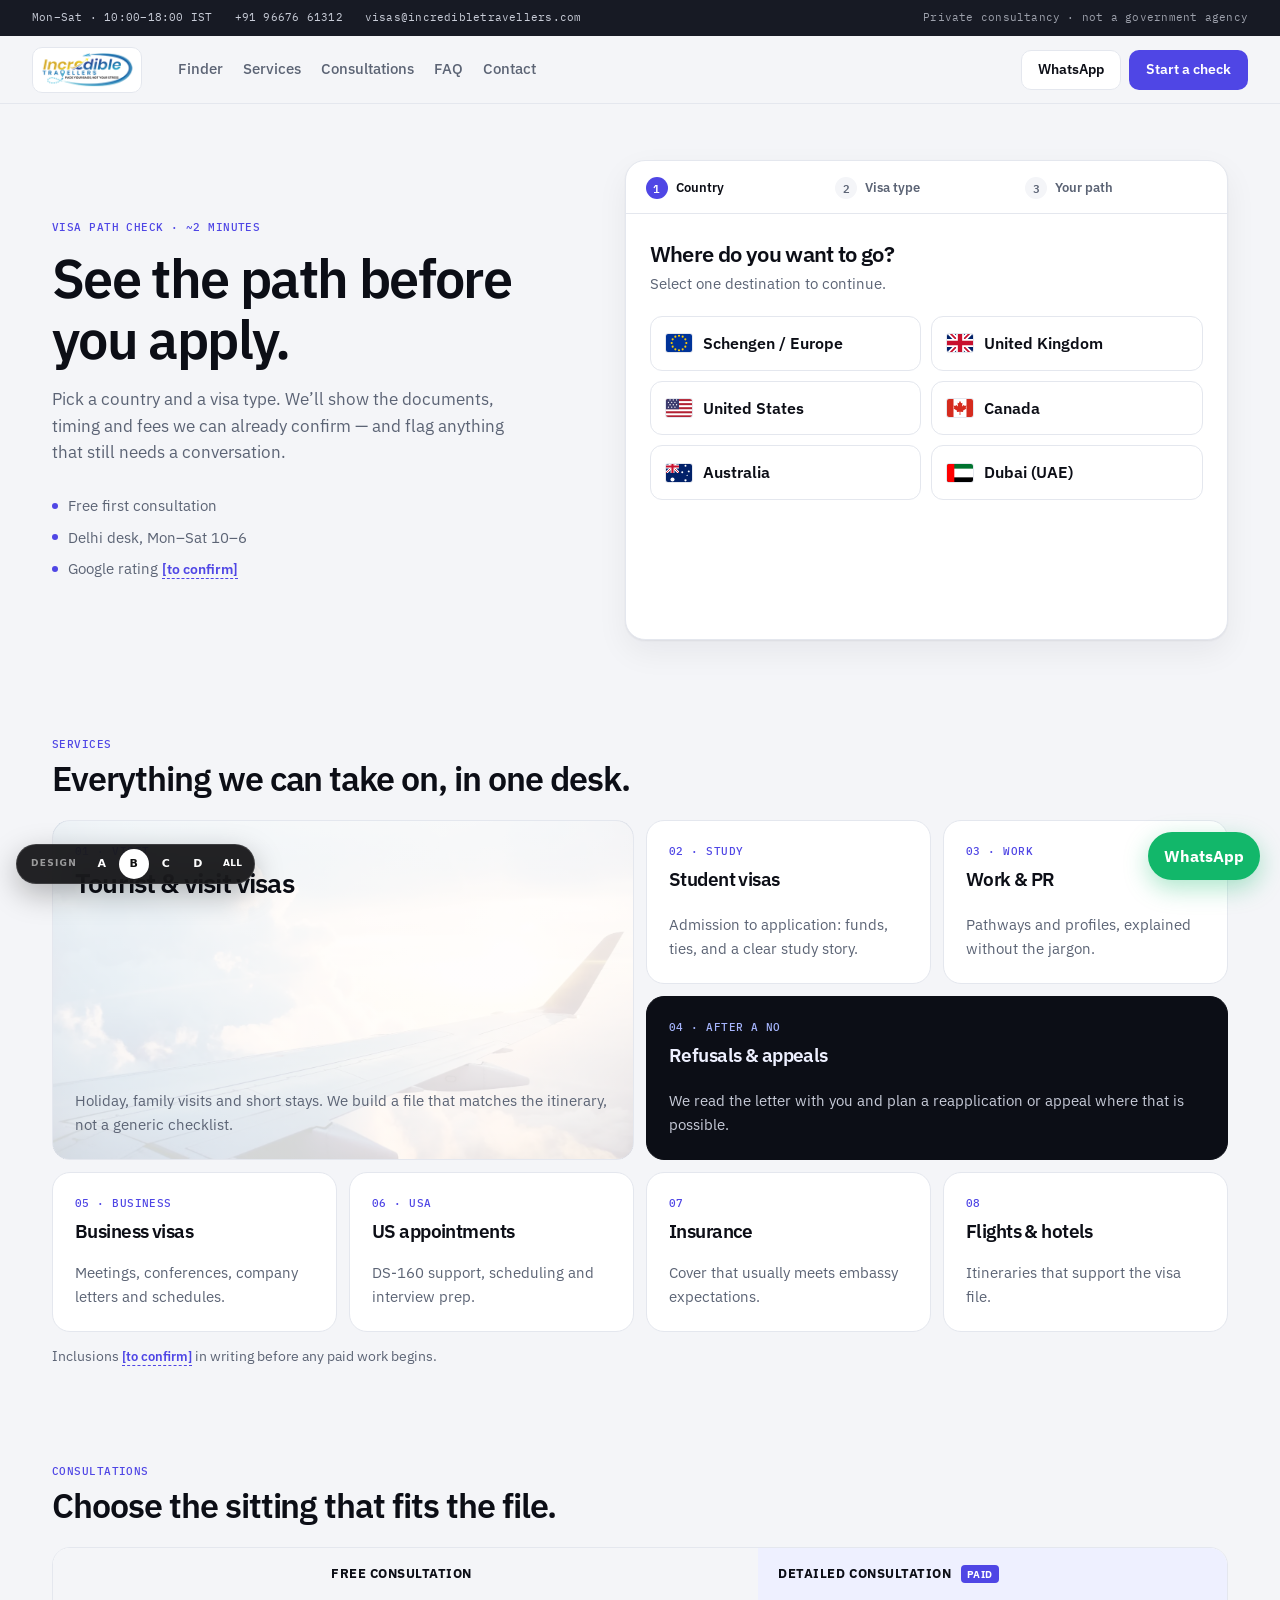
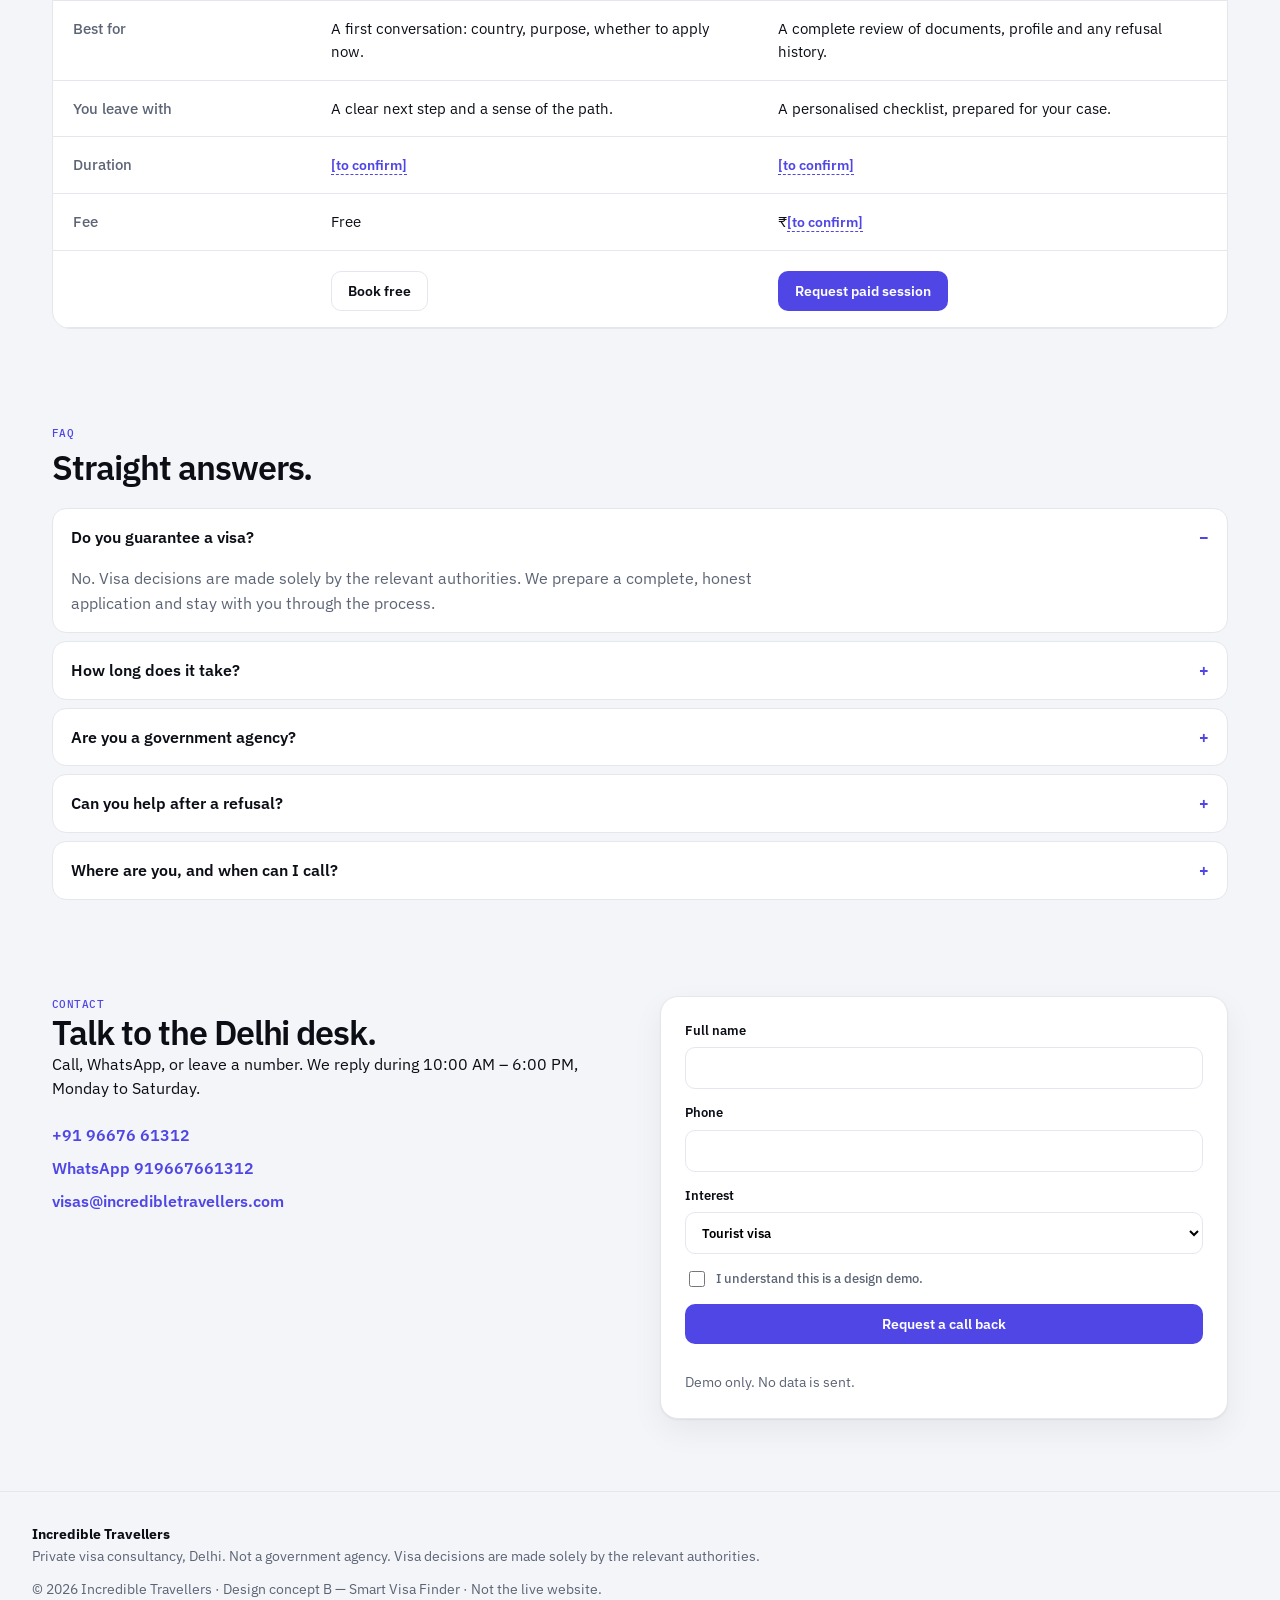
<file: concept-b/index.html>
<!doctype html>
<html lang="en-IN">
<head>
<meta charset="utf-8">
<meta name="viewport" content="width=device-width, initial-scale=1">
<title>Visa Finder — Incredible Travellers · Design concept B</title>
<meta name="description" content="Product-style design concept for Incredible Travellers: check a visa path before you apply.">
<meta name="robots" content="noindex, nofollow">
<link rel="preconnect" href="https://fonts.googleapis.com">
<link rel="preconnect" href="https://fonts.gstatic.com" crossorigin>
<link href="https://fonts.googleapis.com/css2?family=IBM+Plex+Mono:wght@400;500;600&family=IBM+Plex+Sans:wght@400;500;600;700&display=swap" rel="stylesheet">
<link rel="stylesheet" href="../shared/switcher.css">
<link rel="stylesheet" href="style.css">
<link rel="icon" href="../images/favicon.svg" type="image/svg+xml">
</head>
<body>
<a class="skip" href="#main">Skip to content</a>

<nav class="switcher" aria-label="Switch design concept">
  <span class="switcher__label">Design</span>
  <a href="../concept-a/">A</a>
  <a href="../concept-b/" class="is-on" aria-current="page">B</a>
  <a href="../concept-c/">C</a>
  <a href="../concept-d/">D</a>
  <a href="../" class="switcher__all">All</a>
</nav>

<div class="util">
  <span>Mon–Sat · 10:00–18:00 IST</span>
  <a href="tel:+919667661312">+91 96676 61312</a>
  <a href="mailto:visas@incredibletravellers.com">visas@incredibletravellers.com</a>
  <span class="util__note">Private consultancy · not a government agency</span>
</div>

<header class="top" id="top">
  <a class="brand" href="#top" aria-label="Incredible Travellers home">
    <img src="../images/logo.png" width="200" height="78" alt="Incredible Travellers">
  </a>
  <nav class="top__nav" aria-label="Primary">
    <a href="#finder">Finder</a>
    <a href="#services">Services</a>
    <a href="#compare">Consultations</a>
    <a href="#faq">FAQ</a>
    <a href="#book">Contact</a>
  </nav>
  <div class="top__end">
    <a class="btn btn--ghost" href="https://wa.me/919667661312" target="_blank" rel="noopener">WhatsApp</a>
    <a class="btn btn--solid" href="#finder">Start a check</a>
    <button class="burger" type="button" aria-label="Open menu" aria-expanded="false">☰</button>
  </div>
</header>

<div class="sheet" id="sheet" hidden>
  <button type="button" class="sheet__x" aria-label="Close">✕</button>
  <a href="#finder">Finder</a><a href="#services">Services</a>
  <a href="#compare">Consultations</a><a href="#faq">FAQ</a><a href="#book">Contact</a>
</div>

<main id="main">

<section class="hero" id="finder">
  <div class="hero__intro">
    <p class="mono">Visa path check · ~2 minutes</p>
    <h1>See the path before you apply.</h1>
    <p class="sub">Pick a country and a visa type. We’ll show the documents, timing and fees we can already confirm — and flag anything that still needs a conversation.</p>
    <ul class="pills-silent">
      <li>Free first consultation</li>
      <li>Delhi desk, Mon–Sat 10–6</li>
      <li>Google rating <span class="ph">[to confirm]</span></li>
    </ul>
  </div>

  <div class="widget" id="widget" data-step="1">
    <div class="widget__head">
      <ol class="progress" aria-label="Steps">
        <li class="is-on" data-goto="1"><span>1</span> Country</li>
        <li data-goto="2"><span>2</span> Visa type</li>
        <li data-goto="3"><span>3</span> Your path</li>
      </ol>
    </div>

    <div class="panel" data-panel="1">
      <h2>Where do you want to go?</h2>
      <p class="hint">Select one destination to continue.</p>
      <div class="choices" role="list">
        <button type="button" class="choice" data-country="Schengen / Europe" data-flag="eu">
          <img src="../images/flags/eu.svg" alt="" width="28" height="20"><span>Schengen / Europe</span>
        </button>
        <button type="button" class="choice" data-country="United Kingdom" data-flag="gb">
          <img src="../images/flags/gb.svg" alt="" width="28" height="20"><span>United Kingdom</span>
        </button>
        <button type="button" class="choice" data-country="United States" data-flag="us">
          <img src="../images/flags/us.svg" alt="" width="28" height="20"><span>United States</span>
        </button>
        <button type="button" class="choice" data-country="Canada" data-flag="ca">
          <img src="../images/flags/ca.svg" alt="" width="28" height="20"><span>Canada</span>
        </button>
        <button type="button" class="choice" data-country="Australia" data-flag="au">
          <img src="../images/flags/au.svg" alt="" width="28" height="20"><span>Australia</span>
        </button>
        <button type="button" class="choice" data-country="Dubai (UAE)" data-flag="ae">
          <img src="../images/flags/ae.svg" alt="" width="28" height="20"><span>Dubai (UAE)</span>
        </button>
      </div>
    </div>

    <div class="panel" data-panel="2" hidden>
      <button type="button" class="back" data-back>← Country</button>
      <h2>What kind of visa?</h2>
      <p class="hint">For <strong id="countryLabel">your destination</strong>.</p>
      <div class="choices choices--type" role="list">
        <button type="button" class="choice" data-type="Tourist / visit">Tourist / visit</button>
        <button type="button" class="choice" data-type="Business">Business</button>
        <button type="button" class="choice" data-type="Student">Student</button>
        <button type="button" class="choice" data-type="Work / PR">Work / PR</button>
        <button type="button" class="choice" data-type="Family">Family</button>
        <button type="button" class="choice" data-type="Not sure yet">I’m not sure yet</button>
      </div>
    </div>

    <div class="panel" data-panel="3" hidden>
      <button type="button" class="back" data-back>← Visa type</button>
      <h2>Your path snapshot</h2>
      <p class="hint"><span id="summaryLine"></span> — figures below are placeholders until we confirm them for your case.</p>
      <div class="result">
        <div class="stat">
          <span class="mono">Documents</span>
          <ul id="docList">
            <li>Valid passport</li>
            <li>Completed application form</li>
            <li>Purpose of travel evidence</li>
            <li>Financials &amp; ties to India</li>
            <li>Additional items <span class="ph">[to confirm]</span></li>
          </ul>
        </div>
        <div class="stat">
          <span class="mono">Typical time</span>
          <p class="stat__big"><span class="ph">[to confirm]</span></p>
          <p>Varies by country, season and appointment availability.</p>
        </div>
        <div class="stat">
          <span class="mono">Official fees</span>
          <p class="stat__big"><span class="ph">[to confirm]</span></p>
          <p>Embassy / visa fees are separate from our consultation fee.</p>
        </div>
      </div>
      <div class="result-cta">
        <a class="btn btn--solid" href="#book">Book a free consultation</a>
        <a class="btn btn--dark" href="#compare">Get a detailed consultation <em>Paid</em></a>
        <a class="btn btn--ghost" href="https://wa.me/919667661312" target="_blank" rel="noopener">WhatsApp us</a>
      </div>
    </div>
  </div>
</section>

<section class="bento" id="services">
  <header class="sec">
    <p class="mono">Services</p>
    <h2>Everything we can take on, in one desk.</h2>
  </header>
  <div class="bento__grid">
    <article class="cell cell--lg">
      <p class="mono">01 · Visit</p>
      <h3>Tourist &amp; visit visas</h3>
      <p>Holiday, family visits and short stays. We build a file that matches the itinerary, not a generic checklist.</p>
    </article>
    <article class="cell">
      <p class="mono">02 · Study</p>
      <h3>Student visas</h3>
      <p>Admission to application: funds, ties, and a clear study story.</p>
    </article>
    <article class="cell">
      <p class="mono">03 · Work</p>
      <h3>Work &amp; PR</h3>
      <p>Pathways and profiles, explained without the jargon.</p>
    </article>
    <article class="cell cell--accent">
      <p class="mono">04 · After a no</p>
      <h3>Refusals &amp; appeals</h3>
      <p>We read the letter with you and plan a reapplication or appeal where that is possible.</p>
    </article>
    <article class="cell">
      <p class="mono">05 · Business</p>
      <h3>Business visas</h3>
      <p>Meetings, conferences, company letters and schedules.</p>
    </article>
    <article class="cell">
      <p class="mono">06 · USA</p>
      <h3>US appointments</h3>
      <p>DS-160 support, scheduling and interview prep.</p>
    </article>
    <article class="cell cell--sm">
      <p class="mono">07</p>
      <h3>Insurance</h3>
      <p>Cover that usually meets embassy expectations.</p>
    </article>
    <article class="cell cell--sm">
      <p class="mono">08</p>
      <h3>Flights &amp; hotels</h3>
      <p>Itineraries that support the visa file.</p>
    </article>
  </div>
  <p class="fine">Inclusions <span class="ph">[to confirm]</span> in writing before any paid work begins.</p>
</section>

<section class="compare" id="compare">
  <header class="sec">
    <p class="mono">Consultations</p>
    <h2>Choose the sitting that fits the file.</h2>
  </header>
  <div class="table-wrap">
    <table>
      <thead>
        <tr>
          <th></th>
          <th>Free consultation</th>
          <th class="hi">Detailed consultation <span>Paid</span></th>
        </tr>
      </thead>
      <tbody>
        <tr>
          <th scope="row">Best for</th>
          <td>A first conversation: country, purpose, whether to apply now.</td>
          <td>A complete review of documents, profile and any refusal history.</td>
        </tr>
        <tr>
          <th scope="row">You leave with</th>
          <td>A clear next step and a sense of the path.</td>
          <td>A personalised checklist, prepared for your case.</td>
        </tr>
        <tr>
          <th scope="row">Duration</th>
          <td><span class="ph">[to confirm]</span></td>
          <td><span class="ph">[to confirm]</span></td>
        </tr>
        <tr>
          <th scope="row">Fee</th>
          <td>Free</td>
          <td>₹<span class="ph">[to confirm]</span></td>
        </tr>
        <tr>
          <th scope="row"></th>
          <td><a class="btn btn--ghost" href="#book">Book free</a></td>
          <td><a class="btn btn--solid" href="#book">Request paid session</a></td>
        </tr>
      </tbody>
    </table>
  </div>
</section>

<section class="faq" id="faq">
  <header class="sec">
    <p class="mono">FAQ</p>
    <h2>Straight answers.</h2>
  </header>
  <div class="faq__list">
    <details open>
      <summary>Do you guarantee a visa?</summary>
      <p>No. Visa decisions are made solely by the relevant authorities. We prepare a complete, honest application and stay with you through the process.</p>
    </details>
    <details>
      <summary>How long does it take?</summary>
      <p>Processing times vary by country, visa type and the season. Typical ranges are <span class="ph">[to confirm]</span> and will be stated for your case, not guessed on this page.</p>
    </details>
    <details>
      <summary>Are you a government agency?</summary>
      <p>No. Incredible Travellers is a private visa and travel consultancy in Delhi. We are not affiliated with any embassy or immigration authority.</p>
    </details>
    <details>
      <summary>Can you help after a refusal?</summary>
      <p>Yes. We review the refusal letter with you and discuss a fresh application or an appeal, where that route exists.</p>
    </details>
    <details>
      <summary>Where are you, and when can I call?</summary>
      <p>Delhi. Office address <span class="ph">[to confirm]</span>. Hours: Monday to Saturday, 10:00 AM – 6:00 PM. Phone +91 96676 61312, or WhatsApp.</p>
    </details>
  </div>
</section>

<section class="book" id="book">
  <div>
    <p class="mono">Contact</p>
    <h2>Talk to the Delhi desk.</h2>
    <p>Call, WhatsApp, or leave a number. We reply during 10:00 AM – 6:00 PM, Monday to Saturday.</p>
    <ul class="contact-list">
      <li><a href="tel:+919667661312">+91 96676 61312</a></li>
      <li><a href="https://wa.me/919667661312" target="_blank" rel="noopener">WhatsApp 919667661312</a></li>
      <li><a href="mailto:visas@incredibletravellers.com">visas@incredibletravellers.com</a></li>
    </ul>
  </div>
  <form id="callback">
    <label>Full name <input name="name" autocomplete="name" required></label>
    <label>Phone <input name="phone" type="tel" autocomplete="tel" required></label>
    <label>Interest
      <select name="interest">
        <option>Tourist visa</option><option>Study visa</option><option>Business visa</option>
        <option>Work / PR</option><option>A refusal</option><option>Not sure yet</option>
      </select>
    </label>
    <label class="row"><input type="checkbox" required> I understand this is a design demo.</label>
    <button class="btn btn--solid" type="submit">Request a call back</button>
    <p class="fine">Demo only. No data is sent.</p>
  </form>
</section>

</main>

<footer class="foot">
  <div>
    <strong>Incredible Travellers</strong>
    <p>Private visa consultancy, Delhi. Not a government agency. Visa decisions are made solely by the relevant authorities.</p>
  </div>
  <p>© 2026 Incredible Travellers · Design concept B — Smart Visa Finder · Not the live website.</p>
</footer>

<aside class="wa" id="wa">
  <button type="button" class="wa__bubble" id="waToggle" aria-expanded="false" aria-controls="waCard">
    WhatsApp
  </button>
  <div class="wa__card" id="waCard" hidden>
    <header>
      <strong>Incredible Travellers</strong>
      <span>Usually replies Mon–Sat, 10 AM – 6 PM</span>
    </header>
    <div class="wa__thread">
      <p class="bubble in">Hello — tell us the country and the visa you have in mind. We’ll take it from there during office hours.</p>
    </div>
    <a class="btn btn--wa" href="https://wa.me/919667661312" target="_blank" rel="noopener">Open WhatsApp</a>
  </div>
</aside>

<div class="toast" role="status" aria-live="polite"></div>
<script src="main.js" defer></script>
</body>
</html>
</file>
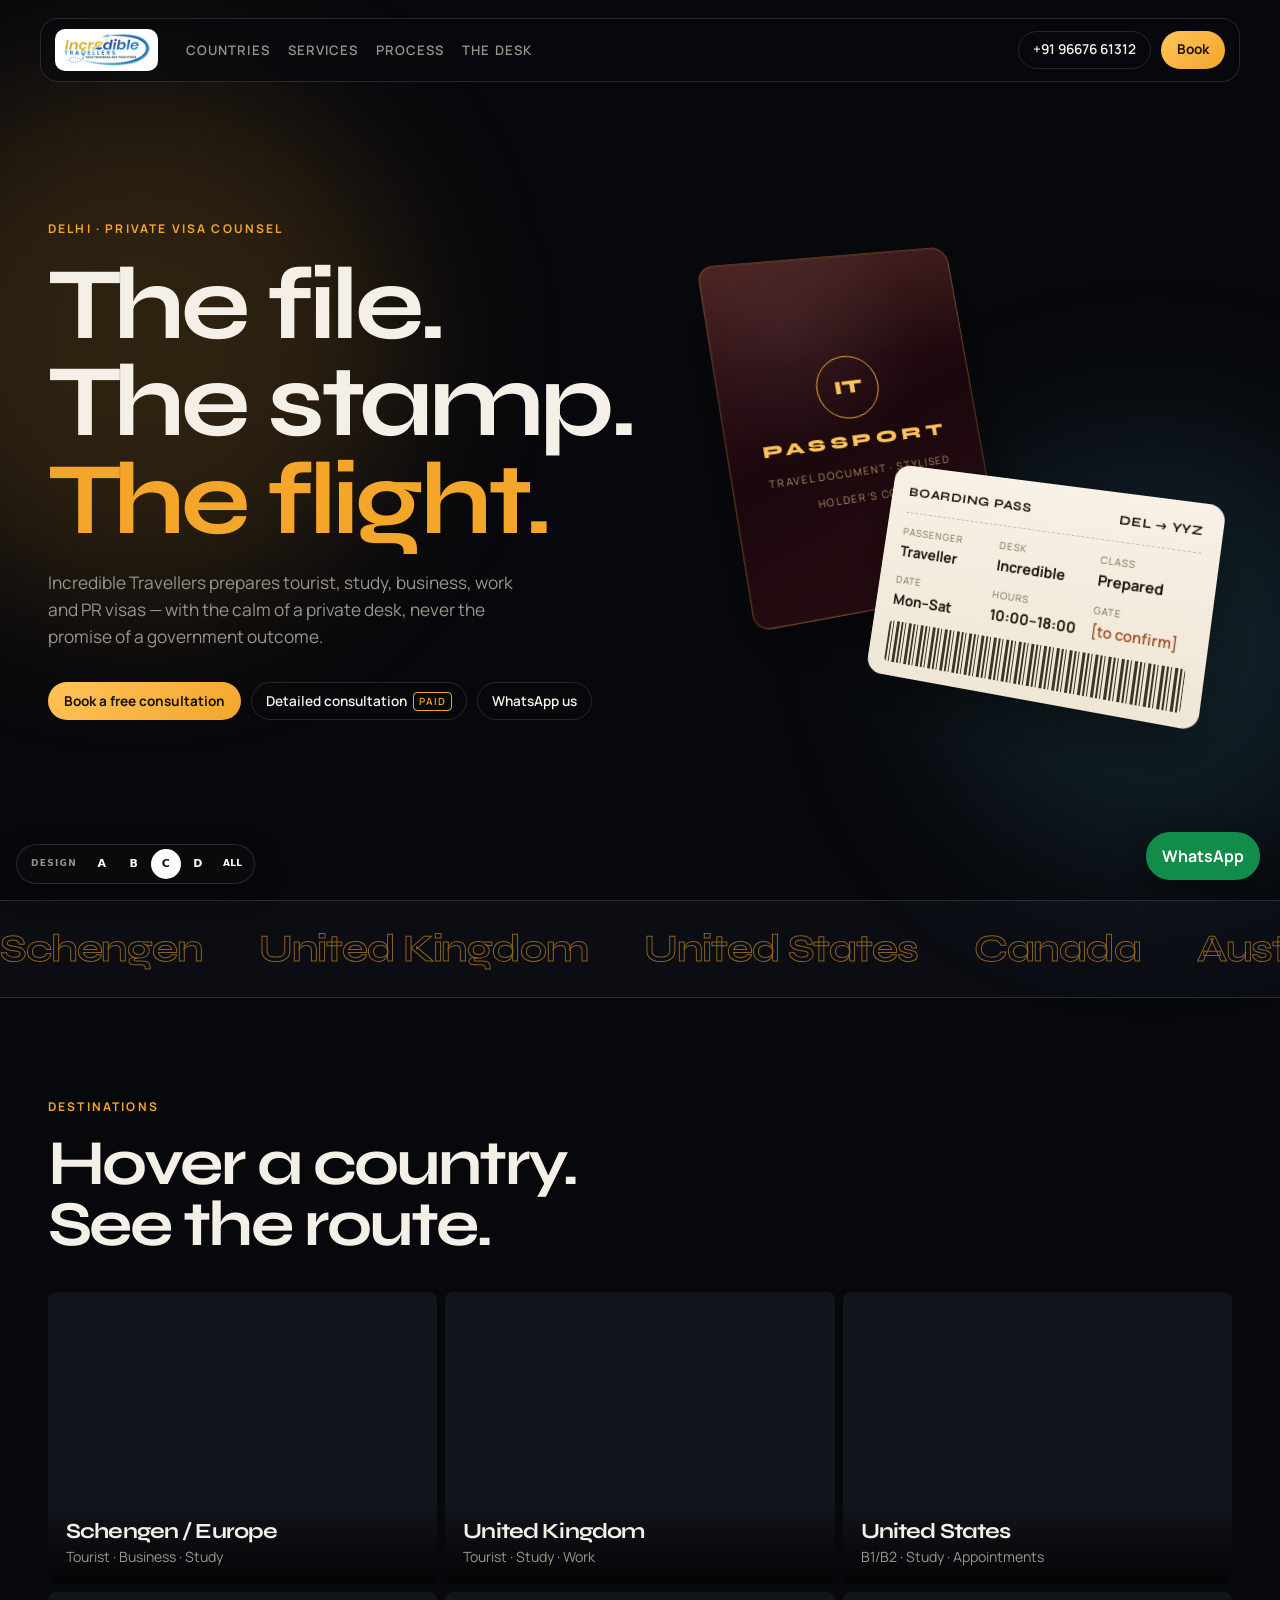
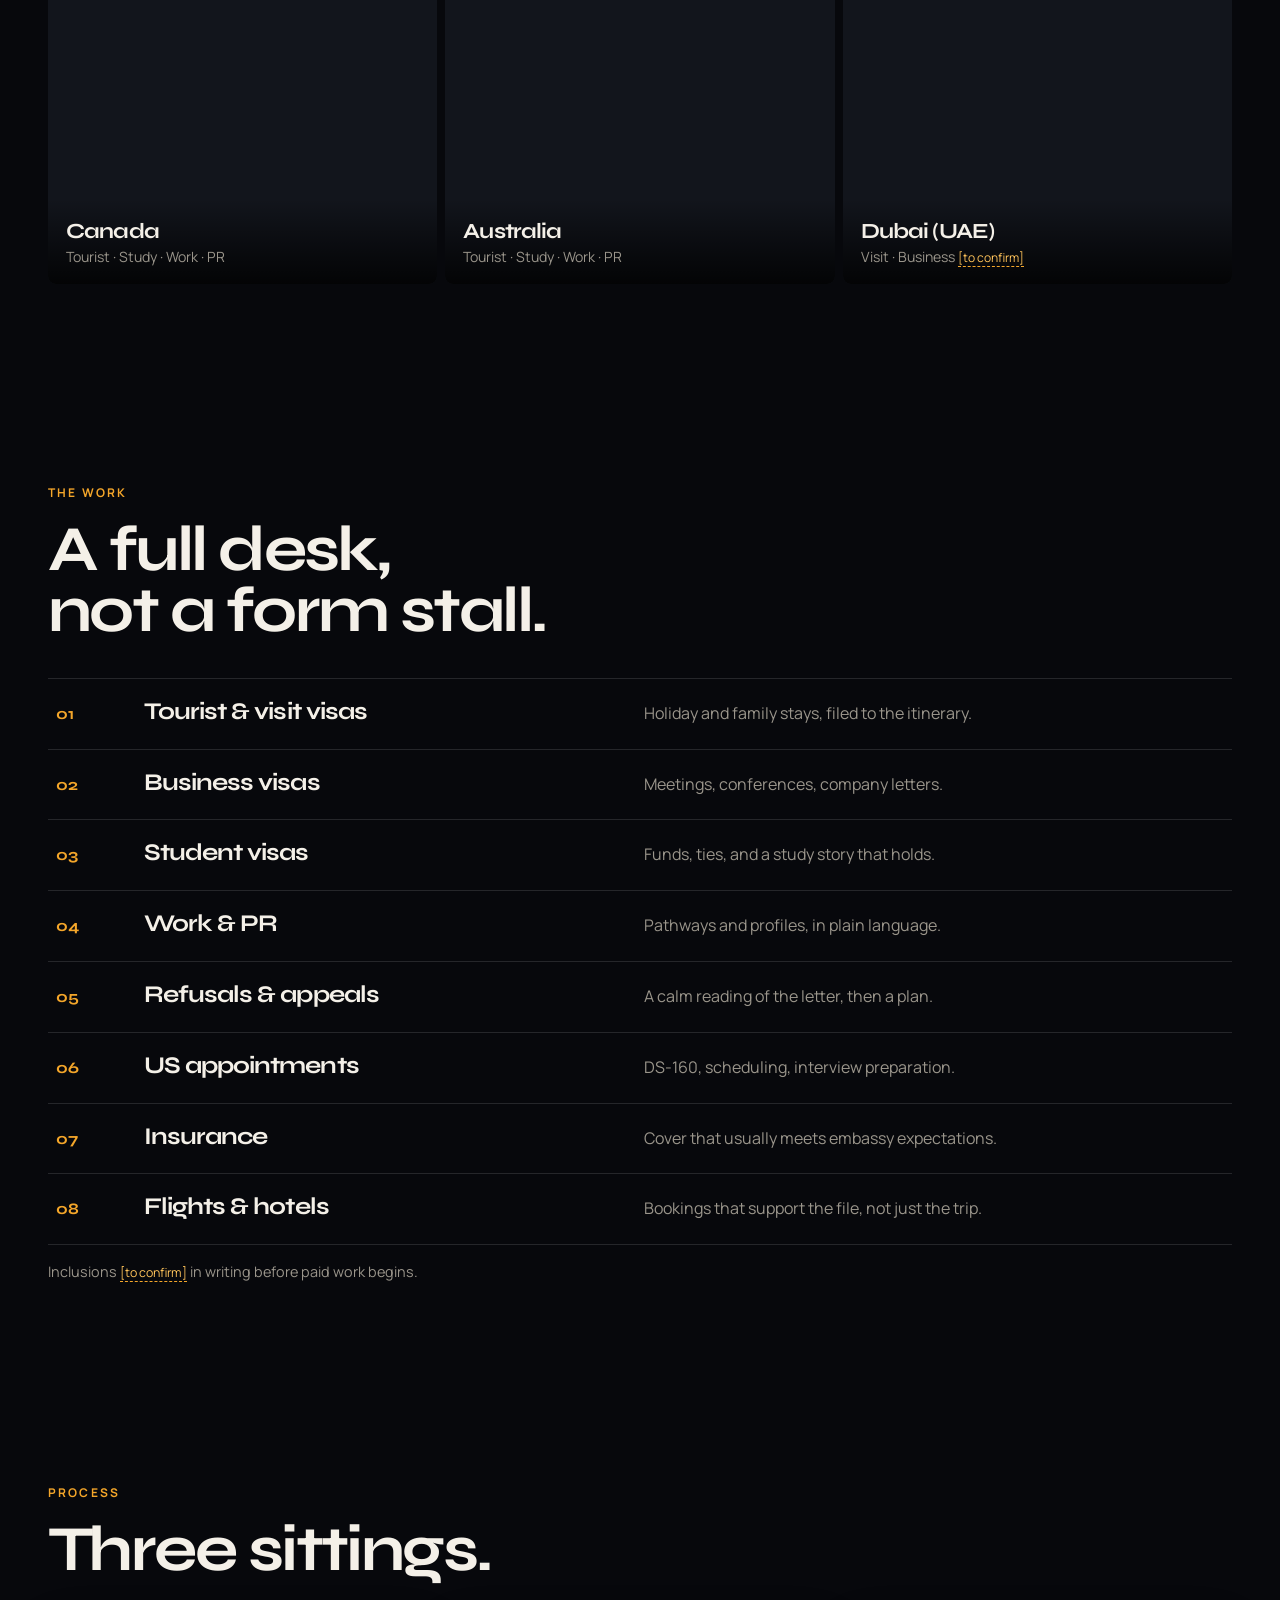
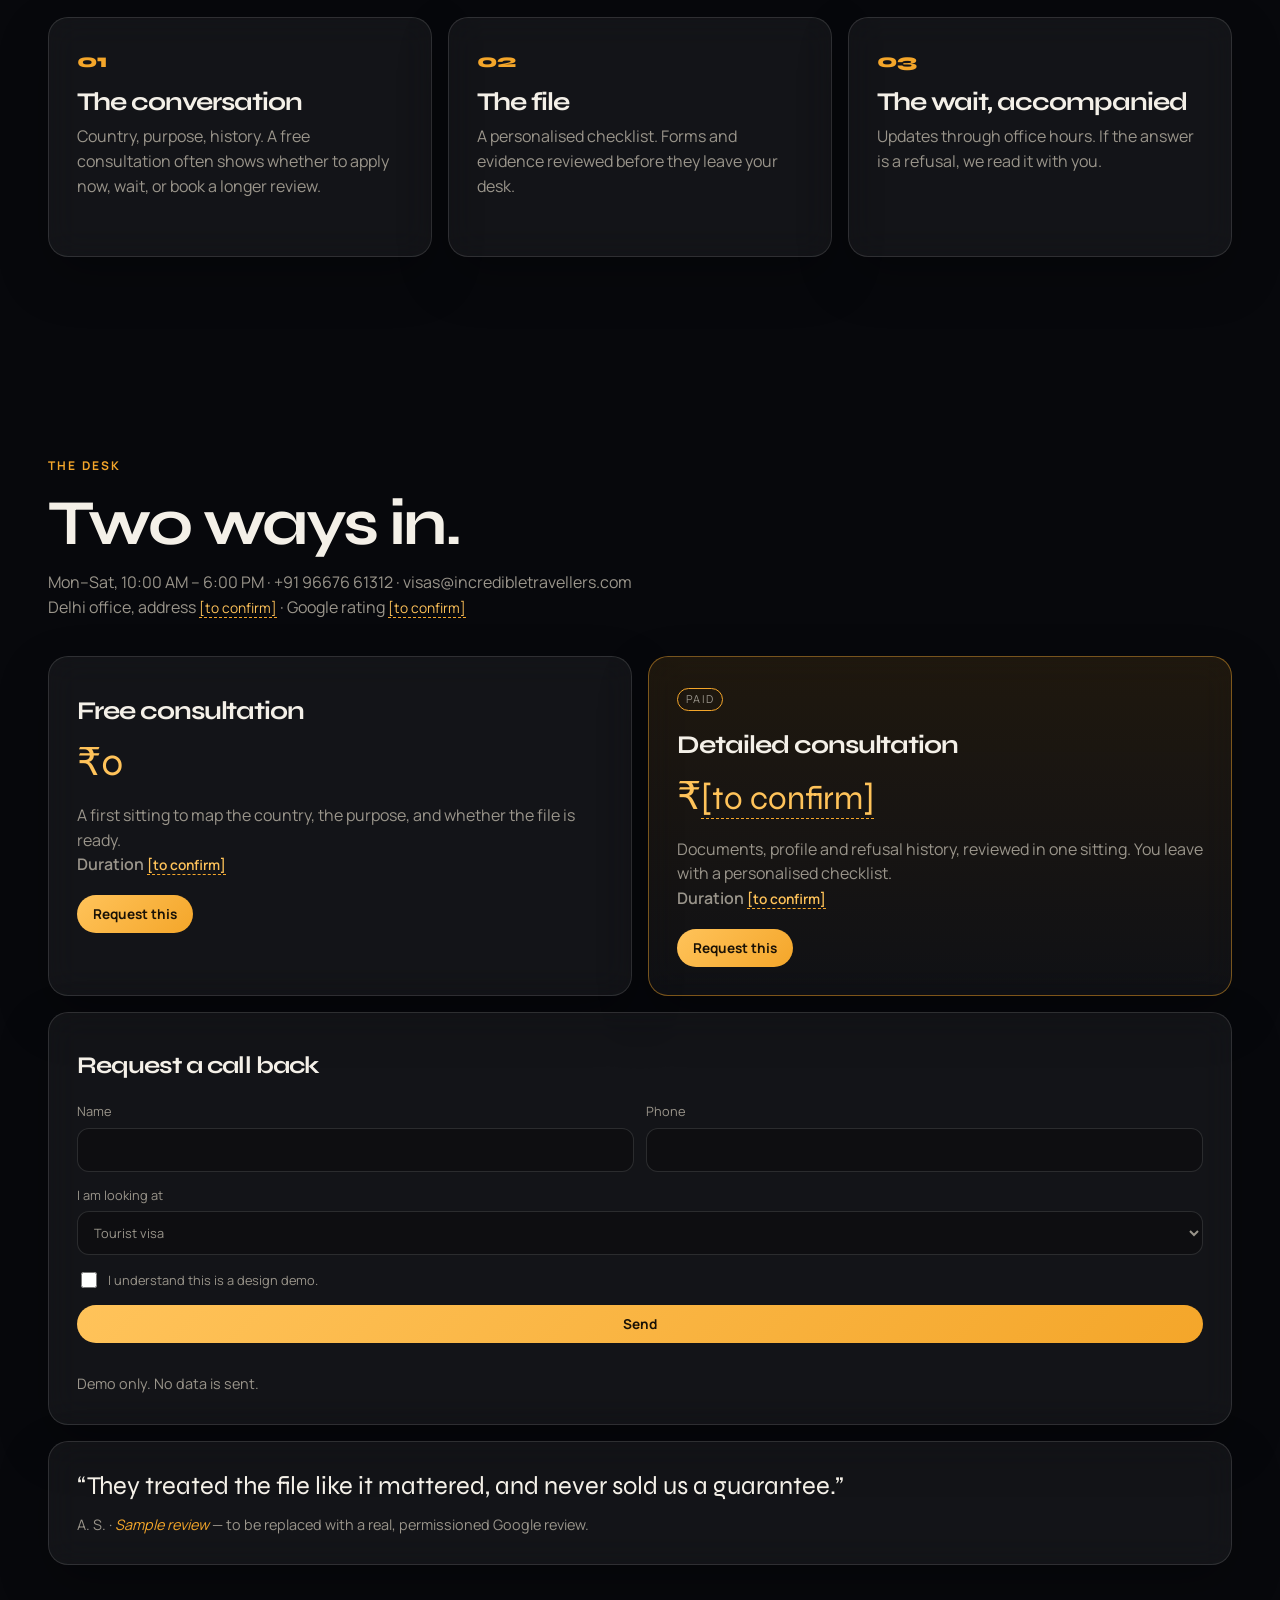
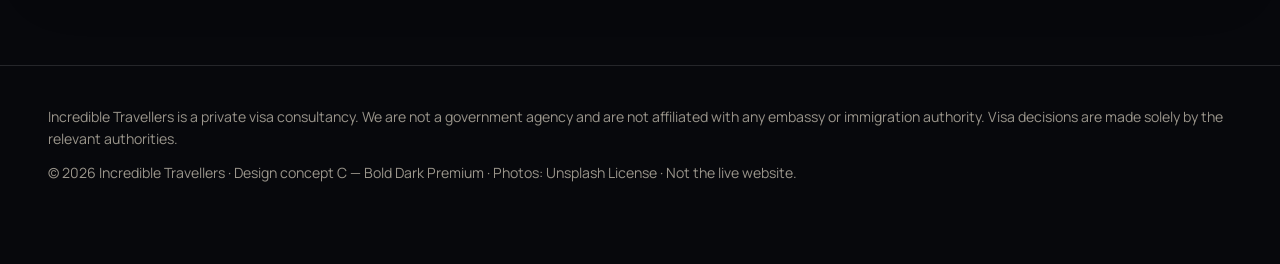
<file: concept-c/index.html>
<!doctype html>
<html lang="en-IN">
<head>
<meta charset="utf-8">
<meta name="viewport" content="width=device-width, initial-scale=1">
<title>Private counsel — Incredible Travellers · Design concept C</title>
<meta name="description" content="Dark, premium design concept for Incredible Travellers, a Delhi visa consultancy.">
<meta name="robots" content="noindex, nofollow">
<link rel="preconnect" href="https://fonts.googleapis.com">
<link rel="preconnect" href="https://fonts.gstatic.com" crossorigin>
<link href="https://fonts.googleapis.com/css2?family=Manrope:wght@400;500;600;700&family=Syne:wght@500;600;700;800&display=swap" rel="stylesheet">
<link rel="stylesheet" href="../shared/switcher.css">
<link rel="stylesheet" href="style.css">
<link rel="icon" href="../images/favicon.svg" type="image/svg+xml">
</head>
<body>
<a class="skip" href="#main">Skip to content</a>

<nav class="switcher" aria-label="Switch design concept">
  <span class="switcher__label">Design</span>
  <a href="../concept-a/">A</a>
  <a href="../concept-b/">B</a>
  <a href="../concept-c/" class="is-on" aria-current="page">C</a>
  <a href="../concept-d/">D</a>
  <a href="../" class="switcher__all">All</a>
</nav>

<header class="nav" id="top">
  <a class="logo" href="#top" aria-label="Incredible Travellers home">
    <img src="../images/logo.png" width="200" height="78" alt="Incredible Travellers">
  </a>
  <nav class="links" aria-label="Primary">
    <a href="#countries">Countries</a>
    <a href="#services">Services</a>
    <a href="#process">Process</a>
    <a href="#desk">The desk</a>
  </nav>
  <div class="nav__end">
    <a class="ghost" href="tel:+919667661312">+91 96676 61312</a>
    <a class="gold" href="#desk">Book</a>
    <button class="burger" type="button" aria-label="Open menu" aria-expanded="false">☰</button>
  </div>
</header>

<div class="menu" id="menu" hidden>
  <button type="button" class="menu__x" aria-label="Close">Close</button>
  <a href="#countries">Countries</a>
  <a href="#services">Services</a>
  <a href="#process">Process</a>
  <a href="#desk">The desk</a>
</div>

<main id="main">

<section class="hero">
  <div class="glow glow--a" aria-hidden="true"></div>
  <div class="glow glow--b" aria-hidden="true"></div>

  <div class="hero__text">
    <p class="eyebrow">Delhi · Private visa counsel</p>
    <h1>
      <span>The file.</span>
      <span>The stamp.</span>
      <span class="gold-t">The flight.</span>
    </h1>
    <p class="lede">Incredible Travellers prepares tourist, study, business, work and PR visas — with the calm of a private desk, never the promise of a government outcome.</p>
    <div class="hero__cta">
      <a class="gold" href="#desk">Book a free consultation</a>
      <a class="ghost" href="#paid">Detailed consultation <i>Paid</i></a>
      <a class="ghost" href="https://wa.me/919667661312" target="_blank" rel="noopener">WhatsApp us</a>
    </div>
  </div>

  <div class="stage" id="stage">
    <div class="passport" aria-hidden="true">
      <div class="pp-cover">
        <span class="pp-crest">IT</span>
        <span class="pp-word">PASSPORT</span>
        <span class="pp-sub">Travel document · stylised</span>
        <span class="pp-nation">Holder’s copy</span>
      </div>
    </div>
    <div class="pass" aria-hidden="true">
      <div class="pass__top">
        <span>Boarding pass</span>
        <span>DEL → YYZ</span>
      </div>
      <div class="pass__row">
        <div><small>Passenger</small><b>Traveller</b></div>
        <div><small>Desk</small><b>Incredible</b></div>
        <div><small>Class</small><b>Prepared</b></div>
      </div>
      <div class="pass__row">
        <div><small>Date</small><b>Mon–Sat</b></div>
        <div><small>Hours</small><b>10:00–18:00</b></div>
        <div><small>Gate</small><b class="dim">[to confirm]</b></div>
      </div>
      <div class="barcode"></div>
    </div>
  </div>
</section>

<div class="marquee" aria-hidden="true">
  <div class="marquee__track">
    <span>Schengen</span><span>United Kingdom</span><span>United States</span><span>Canada</span><span>Australia</span><span>Dubai</span>
    <span>Schengen</span><span>United Kingdom</span><span>United States</span><span>Canada</span><span>Australia</span><span>Dubai</span>
  </div>
</div>

<section class="countries" id="countries">
  <header class="sec">
    <p class="eyebrow">Destinations</p>
    <h2>Hover a country.<br>See the route.</h2>
  </header>
  <div class="tiles">
    <article class="tile">
      <img src="../images/tile-europe.webp" alt="" width="1100" height="618">
      <div><h3>Schengen / Europe</h3><p>Tourist · Business · Study</p></div>
    </article>
    <article class="tile">
      <img src="../images/tile-uk.webp" alt="" width="1100" height="618">
      <div><h3>United Kingdom</h3><p>Tourist · Study · Work</p></div>
    </article>
    <article class="tile">
      <img src="../images/tile-usa.webp" alt="" width="1100" height="618">
      <div><h3>United States</h3><p>B1/B2 · Study · Appointments</p></div>
    </article>
    <article class="tile">
      <img src="../images/tile-canada.webp" alt="" width="1100" height="618">
      <div><h3>Canada</h3><p>Tourist · Study · Work · PR</p></div>
    </article>
    <article class="tile">
      <img src="../images/tile-australia.webp" alt="" width="1100" height="618">
      <div><h3>Australia</h3><p>Tourist · Study · Work · PR</p></div>
    </article>
    <article class="tile">
      <img src="../images/tile-dubai.webp" alt="" width="1100" height="618">
      <div><h3>Dubai (UAE)</h3><p>Visit · Business <span class="ph">[to confirm]</span></p></div>
    </article>
  </div>
</section>

<section class="services" id="services">
  <header class="sec">
    <p class="eyebrow">The work</p>
    <h2>A full desk,<br>not a form stall.</h2>
  </header>
  <div class="rows">
    <a href="#desk" class="row"><span>01</span><h3>Tourist &amp; visit visas</h3><p>Holiday and family stays, filed to the itinerary.</p></a>
    <a href="#desk" class="row"><span>02</span><h3>Business visas</h3><p>Meetings, conferences, company letters.</p></a>
    <a href="#desk" class="row"><span>03</span><h3>Student visas</h3><p>Funds, ties, and a study story that holds.</p></a>
    <a href="#desk" class="row"><span>04</span><h3>Work &amp; PR</h3><p>Pathways and profiles, in plain language.</p></a>
    <a href="#desk" class="row"><span>05</span><h3>Refusals &amp; appeals</h3><p>A calm reading of the letter, then a plan.</p></a>
    <a href="#desk" class="row"><span>06</span><h3>US appointments</h3><p>DS-160, scheduling, interview preparation.</p></a>
    <a href="#desk" class="row"><span>07</span><h3>Insurance</h3><p>Cover that usually meets embassy expectations.</p></a>
    <a href="#desk" class="row"><span>08</span><h3>Flights &amp; hotels</h3><p>Bookings that support the file, not just the trip.</p></a>
  </div>
  <p class="fine">Inclusions <span class="ph">[to confirm]</span> in writing before paid work begins.</p>
</section>

<section class="process" id="process">
  <header class="sec">
    <p class="eyebrow">Process</p>
    <h2>Three sittings.</h2>
  </header>
  <div class="deck">
    <article class="glass">
      <span>01</span>
      <h3>The conversation</h3>
      <p>Country, purpose, history. A free consultation often shows whether to apply now, wait, or book a longer review.</p>
    </article>
    <article class="glass">
      <span>02</span>
      <h3>The file</h3>
      <p>A personalised checklist. Forms and evidence reviewed before they leave your desk.</p>
    </article>
    <article class="glass">
      <span>03</span>
      <h3>The wait, accompanied</h3>
      <p>Updates through office hours. If the answer is a refusal, we read it with you.</p>
    </article>
  </div>
</section>

<section class="desk" id="desk">
  <header class="sec">
    <p class="eyebrow">The desk</p>
    <h2>Two ways in.</h2>
    <p class="lede-s">Mon–Sat, 10:00 AM – 6:00 PM · +91 96676 61312 · visas@incredibletravellers.com<br>Delhi office, address <span class="ph">[to confirm]</span> · Google rating <span class="ph">[to confirm]</span></p>
  </header>
  <div class="tariffs">
    <article class="glass tariff">
      <h3>Free consultation</h3>
      <p class="price">₹0</p>
      <p>A first sitting to map the country, the purpose, and whether the file is ready.</p>
      <p class="dim">Duration <span class="ph">[to confirm]</span></p>
      <a class="gold" href="#form">Request this</a>
    </article>
    <article class="glass tariff tariff--gold" id="paid">
      <p class="pill">Paid</p>
      <h3>Detailed consultation</h3>
      <p class="price">₹<span class="ph">[to confirm]</span></p>
      <p>Documents, profile and refusal history, reviewed in one sitting. You leave with a personalised checklist.</p>
      <p class="dim">Duration <span class="ph">[to confirm]</span></p>
      <a class="gold" href="#form">Request this</a>
    </article>
  </div>

  <form class="glass form" id="form">
    <h3>Request a call back</h3>
    <div class="grid">
      <label>Name <input name="name" autocomplete="name" required></label>
      <label>Phone <input name="phone" type="tel" autocomplete="tel" required></label>
    </div>
    <label>I am looking at
      <select name="interest">
        <option>Tourist visa</option><option>Study visa</option><option>Business visa</option>
        <option>Work / PR</option><option>A refusal</option><option>Not sure yet</option>
      </select>
    </label>
    <label class="chk"><input type="checkbox" required> I understand this is a design demo.</label>
    <button class="gold" type="submit">Send</button>
    <p class="fine">Demo only. No data is sent.</p>
  </form>

  <figure class="glass sample">
    <blockquote>“They treated the file like it mattered, and never sold us a guarantee.”</blockquote>
    <figcaption>A. S. · <em>Sample review</em> — to be replaced with a real, permissioned Google review.</figcaption>
  </figure>
</section>

</main>

<footer class="footer">
  <p>Incredible Travellers is a private visa consultancy. We are not a government agency and are not affiliated with any embassy or immigration authority. Visa decisions are made solely by the relevant authorities.</p>
  <p>© 2026 Incredible Travellers · Design concept C — Bold Dark Premium · Photos: Unsplash License · Not the live website.</p>
</footer>

<a class="wa" href="https://wa.me/919667661312" target="_blank" rel="noopener">WhatsApp</a>
<div class="toast" role="status" aria-live="polite"></div>
<script src="main.js" defer></script>
</body>
</html>
</file>
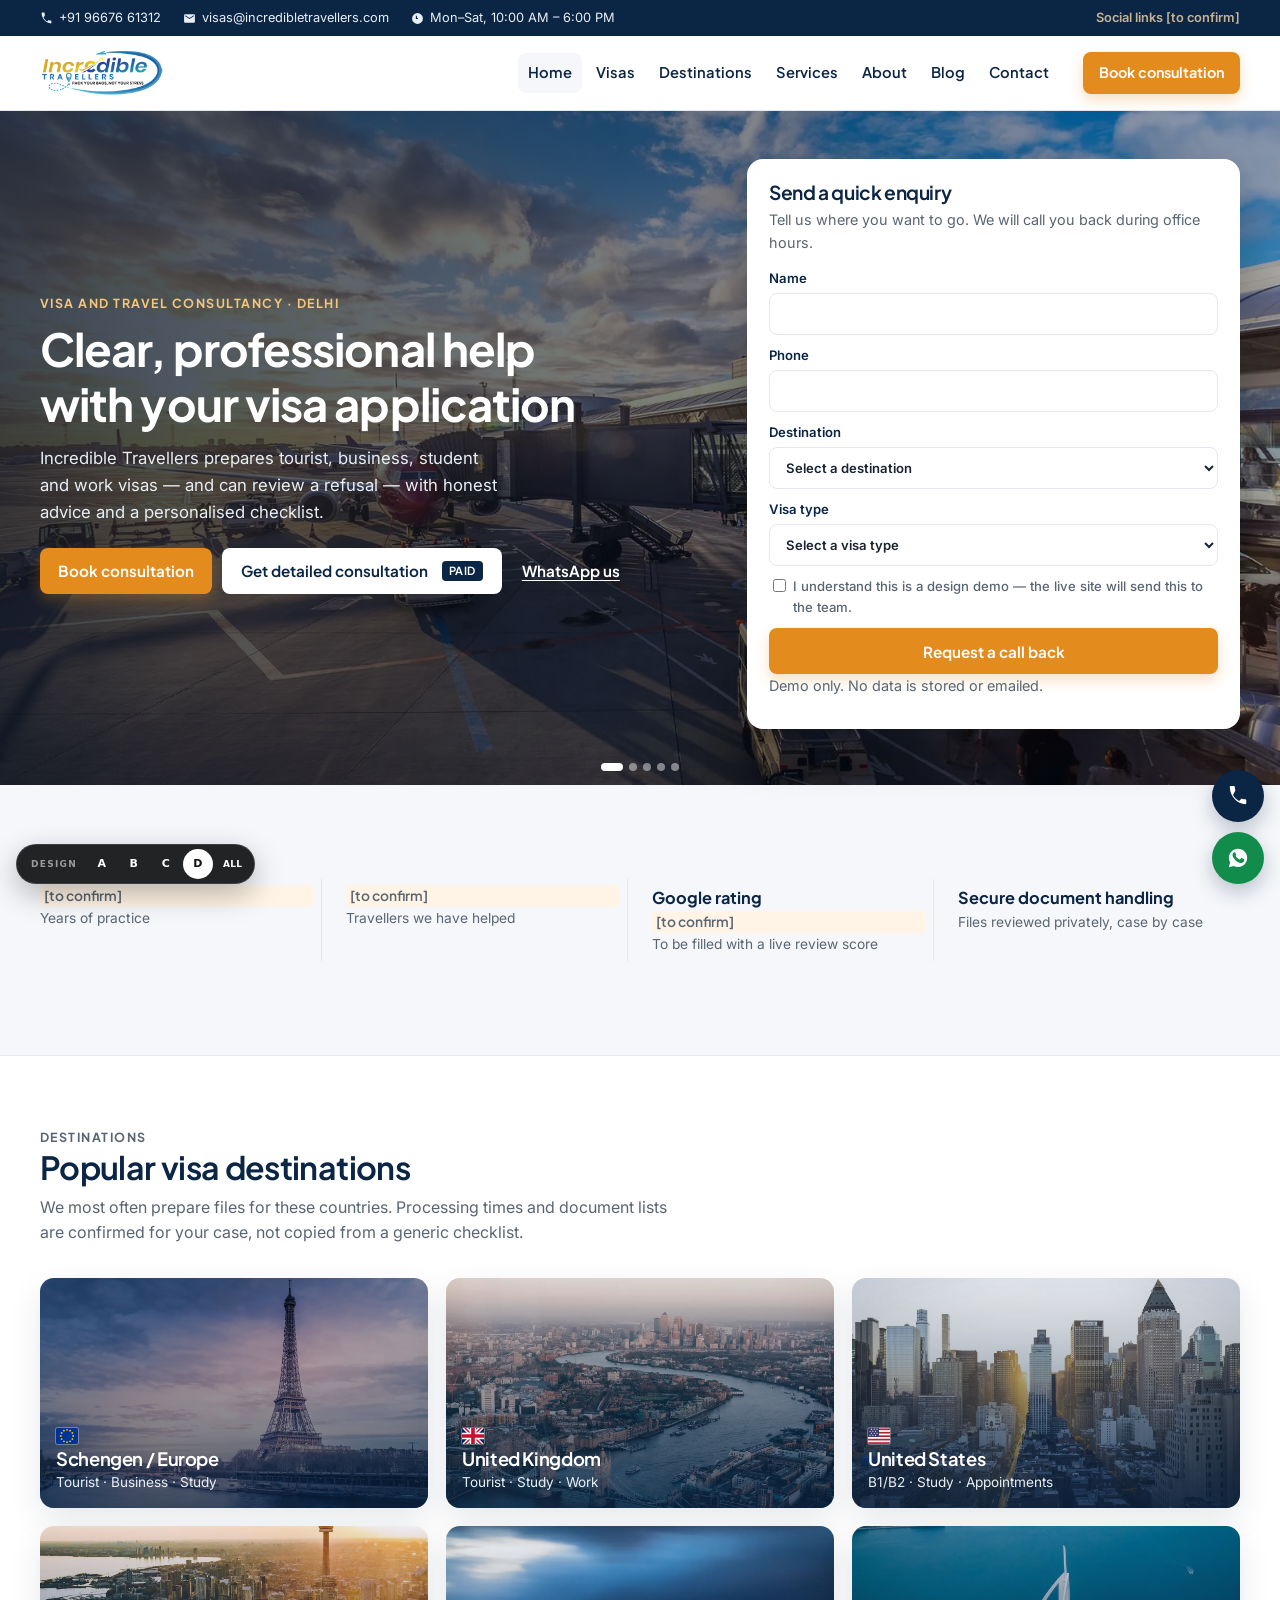
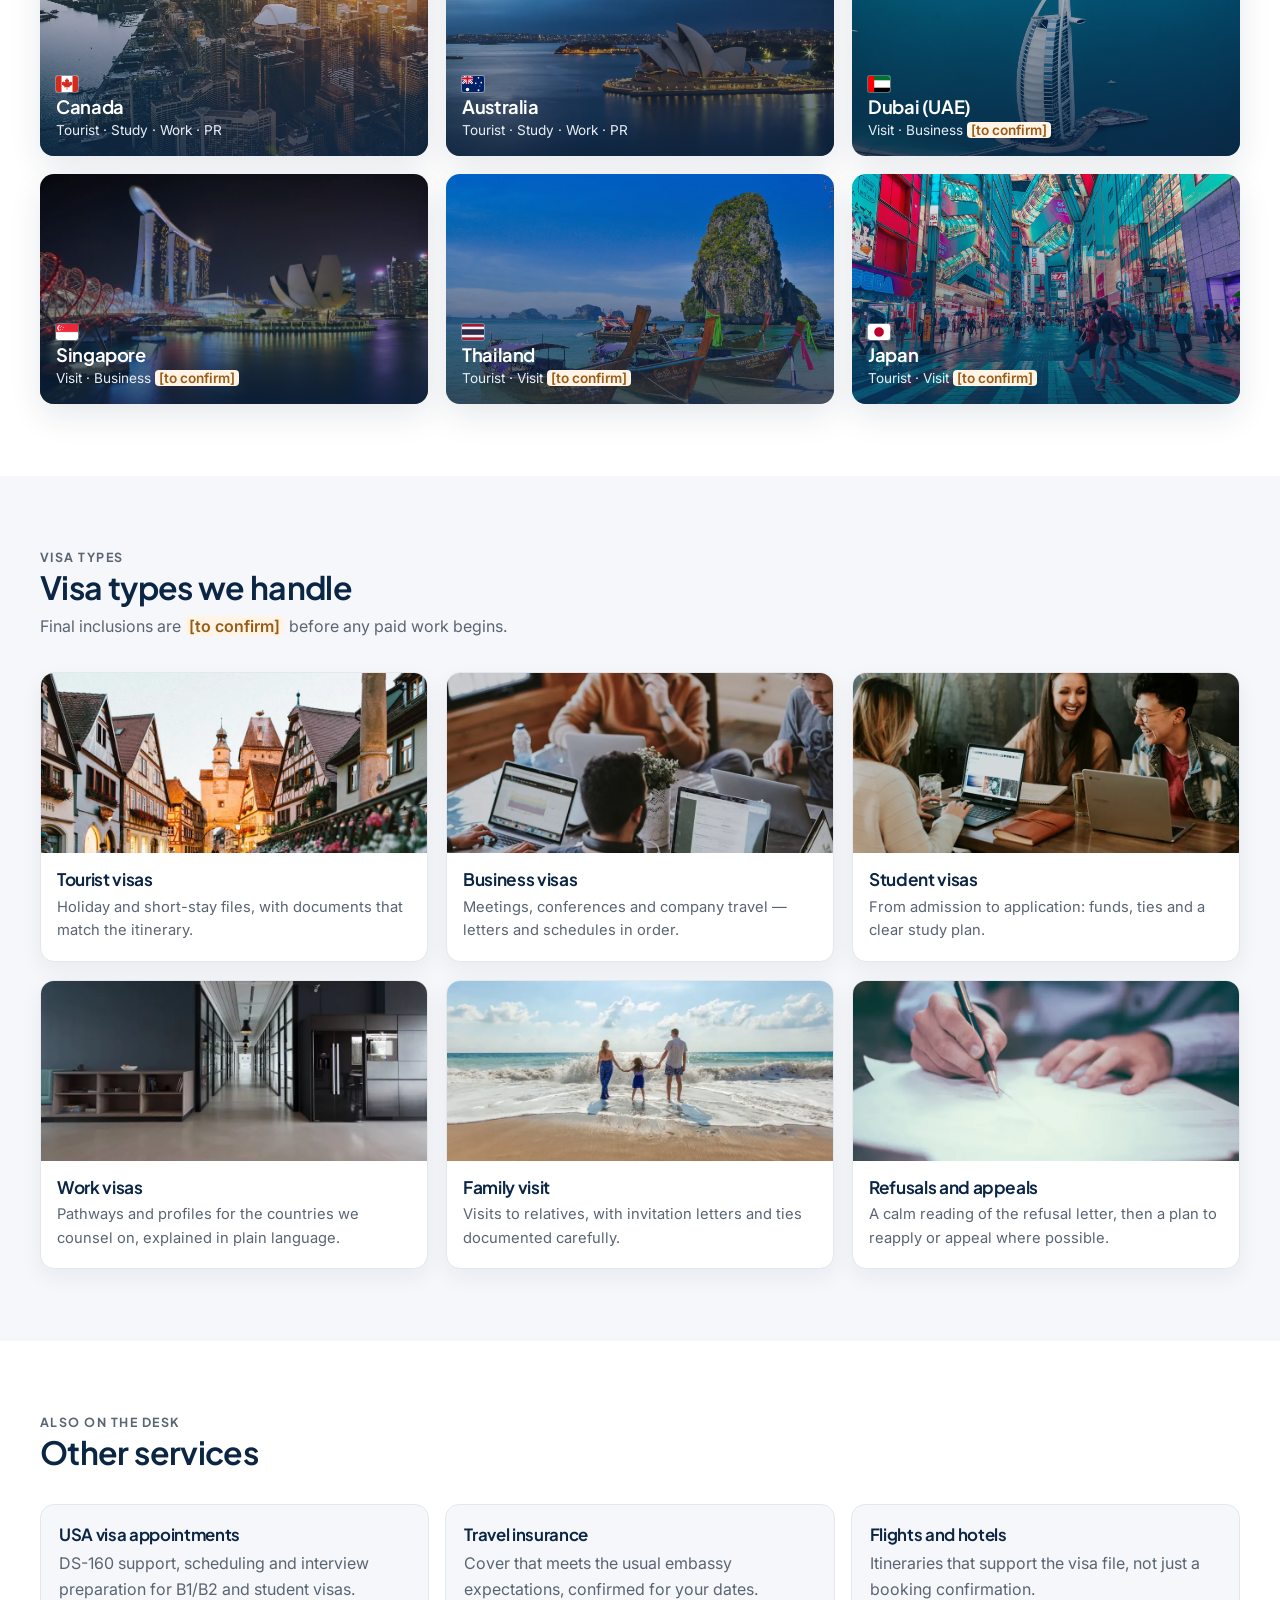
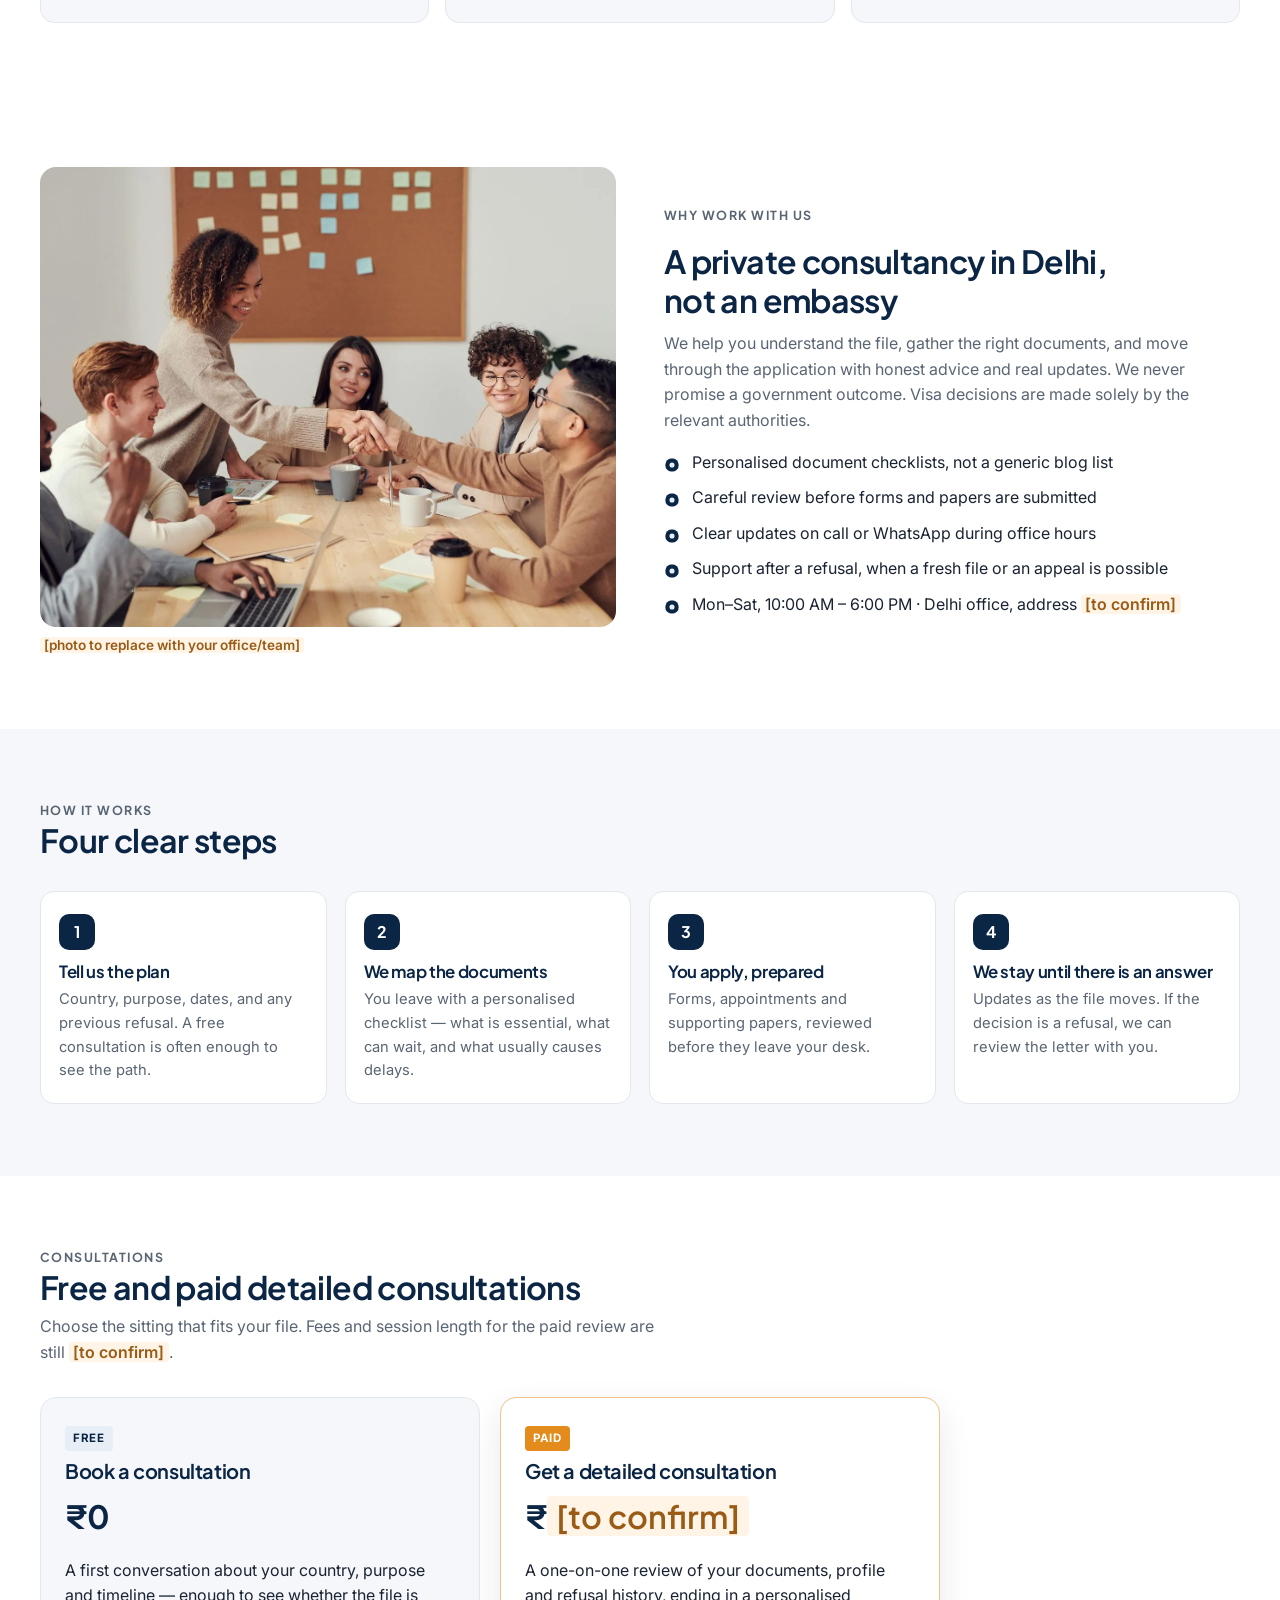
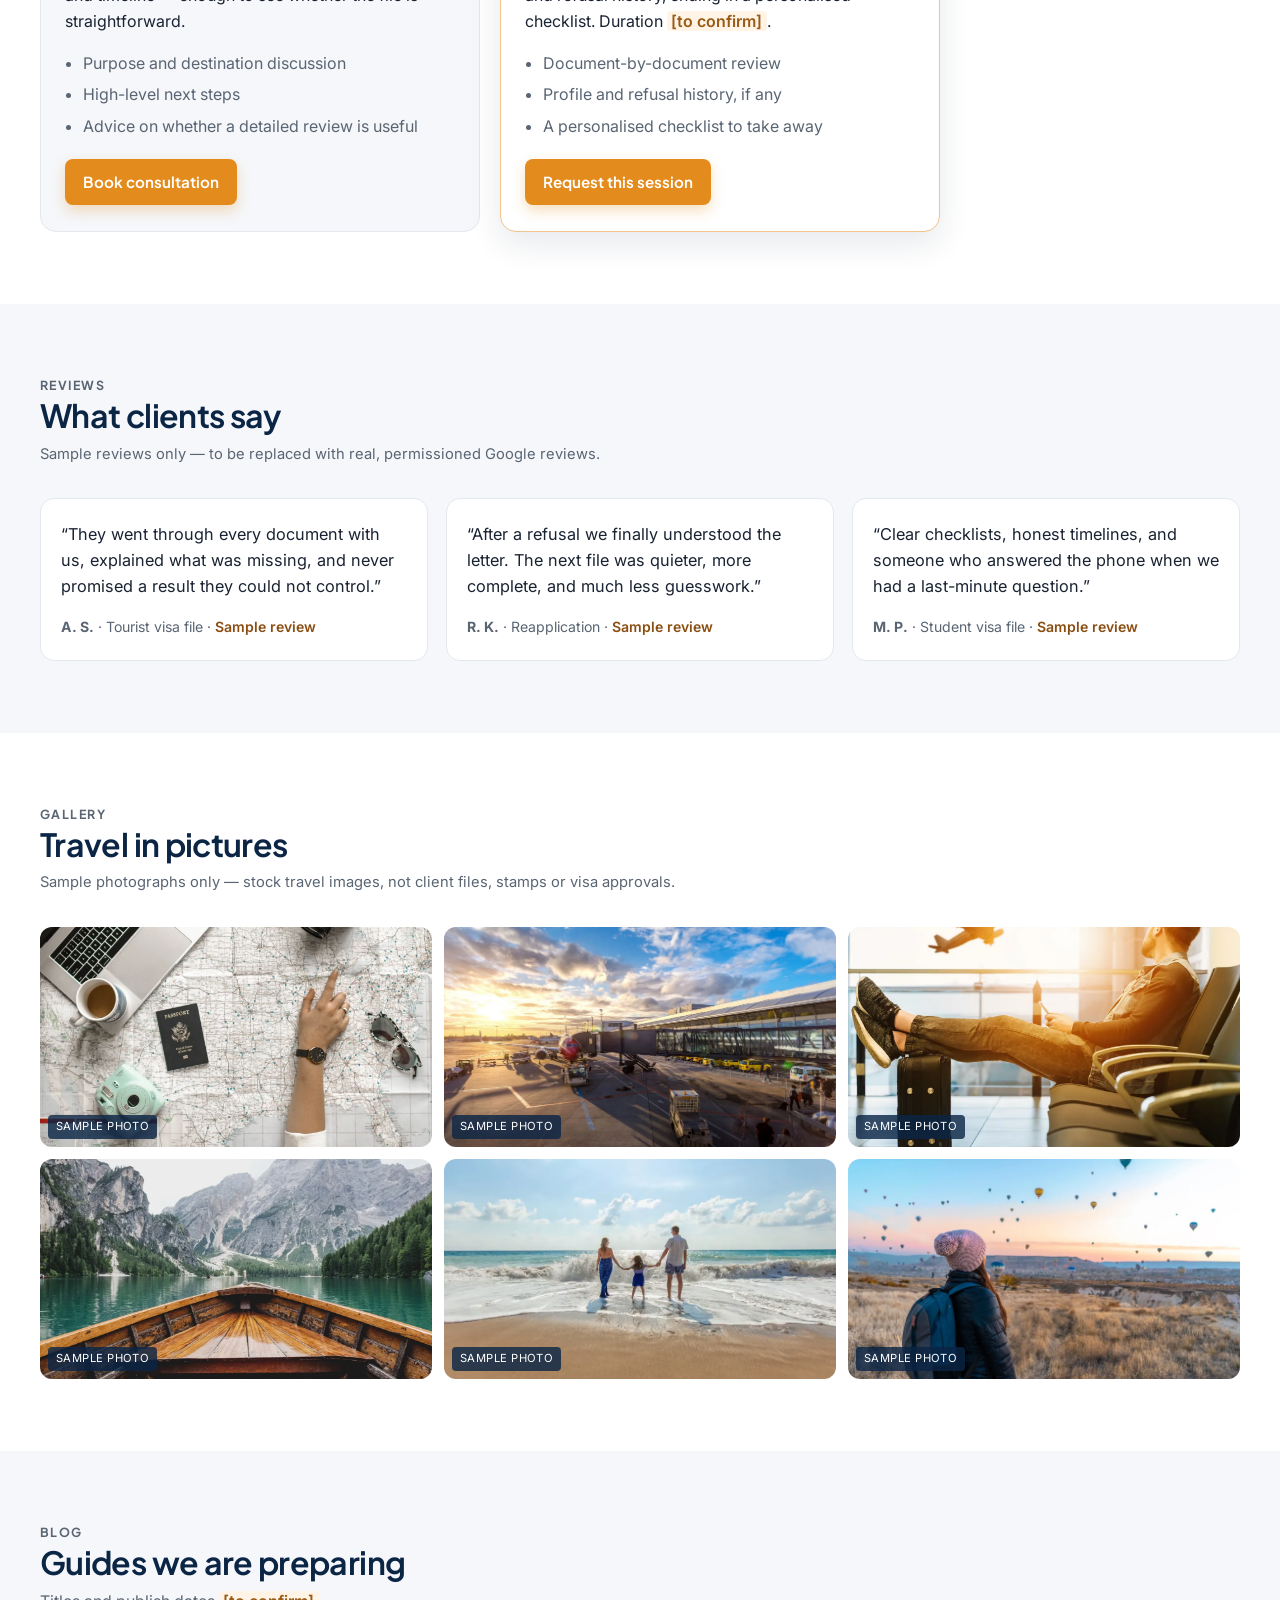
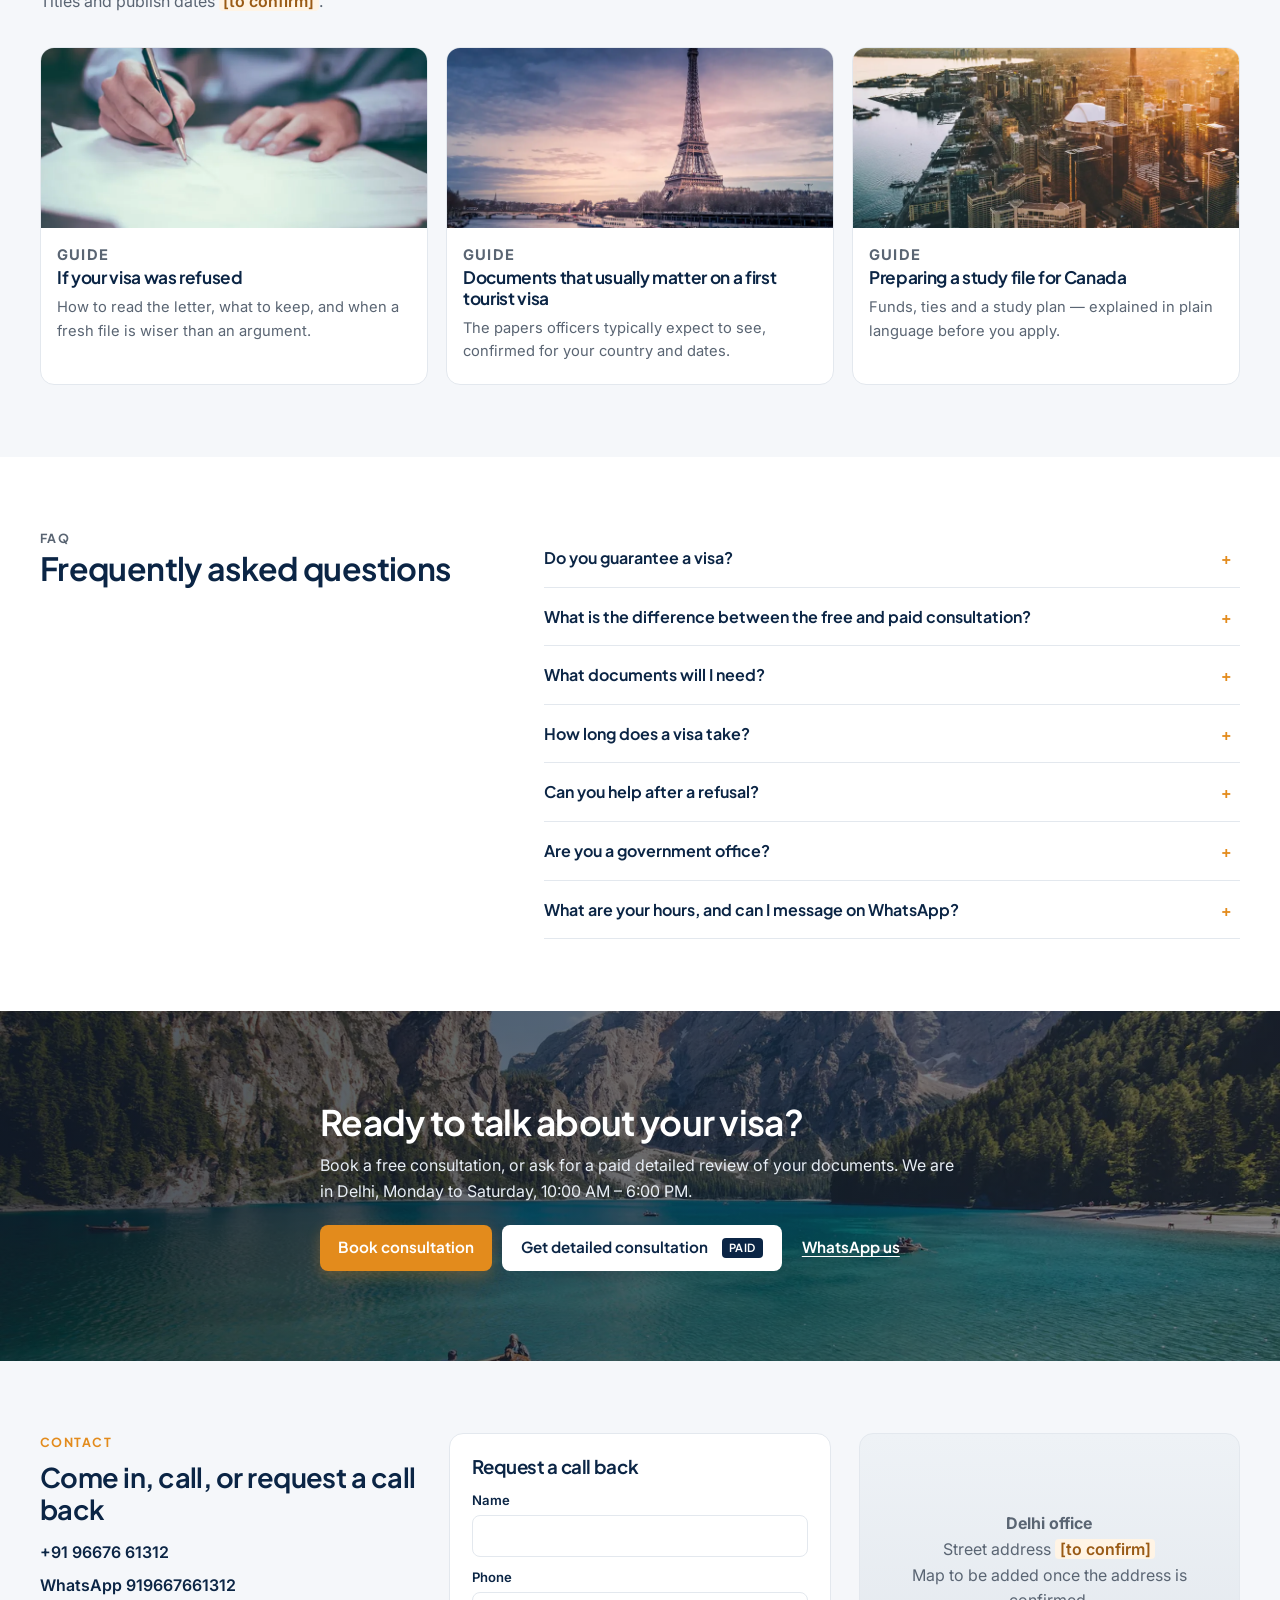
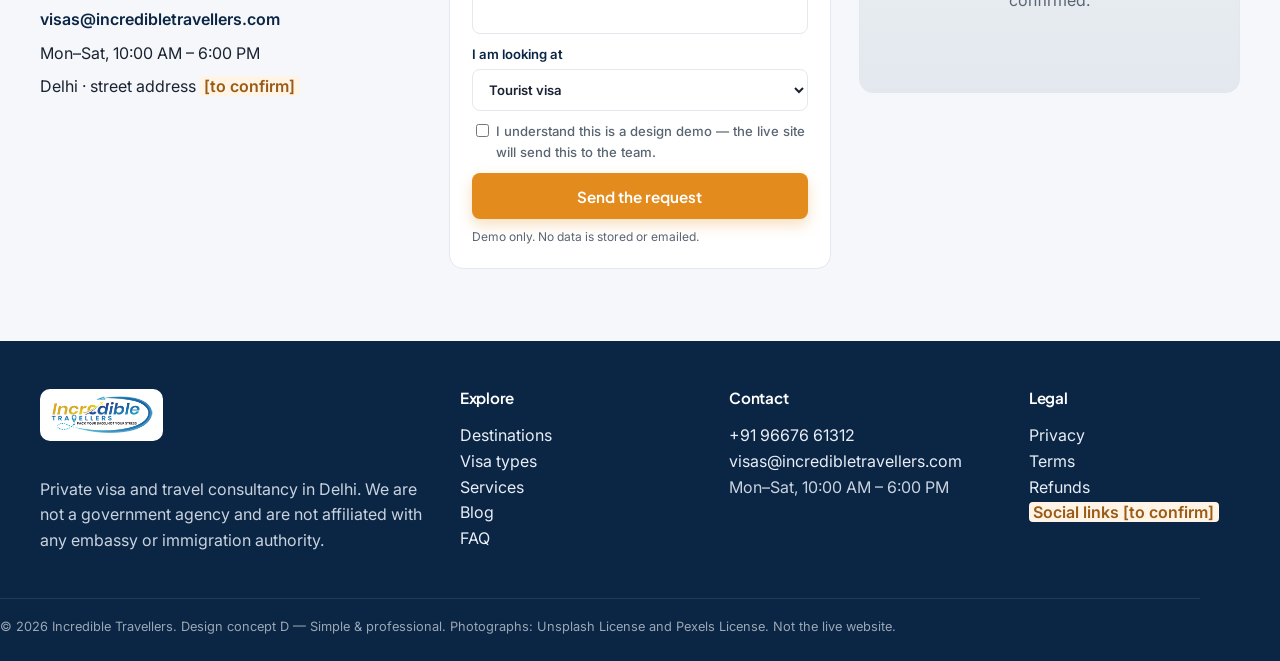
<file: concept-d/index.html>
<!doctype html>
<html lang="en-IN">
<head>
<meta charset="utf-8">
<meta name="viewport" content="width=device-width, initial-scale=1">
<title>Incredible Travellers · Visa consultants in Delhi — Design concept D</title>
<meta name="description" content="Incredible Travellers is a Delhi visa and travel consultancy. Tourist, business, student and work visas, plus refusals, insurance, flights and hotels.">
<meta name="robots" content="noindex, nofollow">
<link rel="preconnect" href="https://fonts.googleapis.com">
<link rel="preconnect" href="https://fonts.gstatic.com" crossorigin>
<link href="https://fonts.googleapis.com/css2?family=Inter:wght@400;500;600;700&family=Plus+Jakarta+Sans:wght@500;600;700&display=swap" rel="stylesheet">
<link rel="stylesheet" href="../shared/switcher.css">
<link rel="stylesheet" href="style.css">
<link rel="icon" href="../images/favicon.svg" type="image/svg+xml">
</head>
<body>
<a class="skip" href="#main">Skip to content</a>

<nav class="switcher" aria-label="Switch design concept">
  <span class="switcher__label">Design</span>
  <a href="../concept-a/">A</a>
  <a href="../concept-b/">B</a>
  <a href="../concept-c/">C</a>
  <a href="../concept-d/" class="is-on" aria-current="page">D</a>
  <a href="../" class="switcher__all">All</a>
</nav>

<div class="topbar">
  <div class="wrap topbar__inner">
    <p class="topbar__left">
      <a href="tel:+919667661312">
        <svg viewBox="0 0 24 24" aria-hidden="true"><path fill="currentColor" d="M6.6 10.8c1.4 2.7 3.9 5.1 6.6 6.6l2.2-2.2c.3-.3.7-.4 1-.2 1.1.4 2.3.6 3.6.6.6 0 1 .4 1 1V20c0 .6-.4 1-1 1C11.6 21 3 12.4 3 2c0-.6.4-1 1-1h3.5c.6 0 1 .4 1 1 0 1.2.2 2.5.6 3.6.1.4 0 .7-.3 1L6.6 10.8z"/></svg>
        +91 96676 61312
      </a>
      <a href="mailto:visas@incredibletravellers.com">
        <svg viewBox="0 0 24 24" aria-hidden="true"><path fill="currentColor" d="M20 4H4a2 2 0 0 0-2 2v12a2 2 0 0 0 2 2h16a2 2 0 0 0 2-2V6a2 2 0 0 0-2-2zm0 4-8 5L4 8V6l8 5 8-5v2z"/></svg>
        visas@incredibletravellers.com
      </a>
      <span>
        <svg viewBox="0 0 24 24" aria-hidden="true"><path fill="currentColor" d="M12 2a10 10 0 1 0 .01 20.01A10 10 0 0 0 12 2zm1 11h-4V7h2v4h2v2z"/></svg>
        Mon–Sat, 10:00 AM – 6:00 PM
      </span>
    </p>
    <p class="topbar__right">
      <span class="ph" title="Social profile links still to be confirmed">Social links [to confirm]</span>
    </p>
  </div>
</div>

<header class="nav" id="top">
  <div class="wrap nav__inner">
    <a class="logo" href="#top" aria-label="Incredible Travellers home">
      <img src="../images/logo.png" width="200" height="78" alt="Incredible Travellers">
    </a>
    <nav class="menu" aria-label="Primary">
      <a href="#top" aria-current="page">Home</a>
      <div class="menu__drop">
        <button type="button" aria-expanded="false" aria-controls="visas-menu">Visas</button>
        <div id="visas-menu" class="menu__panel">
          <a href="#visas">Tourist visas</a>
          <a href="#visas">Business visas</a>
          <a href="#visas">Student visas</a>
          <a href="#visas">Work visas</a>
          <a href="#visas">Family visit</a>
          <a href="#visas">Refusals and appeals</a>
        </div>
      </div>
      <a href="#destinations">Destinations</a>
      <a href="#services">Services</a>
      <a href="#about">About</a>
      <a href="#blog">Blog</a>
      <a href="#contact">Contact</a>
    </nav>
    <div class="nav__end">
      <a class="btn btn--nav" href="#book">Book consultation</a>
      <button class="burger" type="button" aria-label="Open menu" aria-expanded="false" aria-controls="drawer"><span></span></button>
    </div>
  </div>
</header>

<div class="drawer" id="drawer" hidden>
  <button class="drawer__close" type="button" aria-label="Close menu">Close</button>
  <a href="#top">Home</a>
  <a href="#visas">Visas</a>
  <a href="#destinations">Destinations</a>
  <a href="#services">Services</a>
  <a href="#about">About</a>
  <a href="#blog">Blog</a>
  <a href="#contact">Contact</a>
  <a class="btn" href="#book">Book consultation</a>
  <a class="btn btn--ghost" href="#paid">Get detailed consultation</a>
  <a href="https://wa.me/919667661312" target="_blank" rel="noopener">WhatsApp us</a>
</div>

<main id="main">

<section class="hero" aria-label="Introduction">
  <div class="hero__slides" id="slides">
    <figure class="is-on">
      <img src="../images/d-hero-airport2.webp" width="1600" height="899" alt="Aircraft at a sunlit airport terminal, ready for departure" fetchpriority="high">
    </figure>
    <figure>
      <img src="../images/slide-europe.webp" width="1600" height="900" alt="The Eiffel Tower at dusk along the Seine in Paris" loading="lazy">
    </figure>
    <figure>
      <img src="../images/d-hero-passport.webp" width="1600" height="899" alt="A US passport, map, camera and coffee laid out while planning a trip" loading="lazy">
    </figure>
    <figure>
      <img src="../images/d-hero-people.webp" width="1600" height="899" alt="A traveller watching hot-air balloons at sunrise" loading="lazy">
    </figure>
    <figure>
      <img src="../images/dest-singapore.webp" width="1600" height="1067" alt="Marina Bay Sands and the ArtScience Museum in Singapore at night" loading="lazy">
    </figure>
  </div>
  <div class="hero__veil" aria-hidden="true"></div>
  <div class="wrap hero__grid">
    <div class="hero__copy">
      <p class="kicker">Visa and travel consultancy · Delhi</p>
      <h1>Clear, professional help with your visa application</h1>
      <p class="lede">Incredible Travellers prepares tourist, business, student and work visas — and can review a refusal — with honest advice and a personalised checklist.</p>
      <div class="hero__actions">
        <a class="btn" href="#book">Book consultation</a>
        <a class="btn btn--ghost" href="#paid">Get detailed consultation <i>Paid</i></a>
        <a class="btn btn--text" href="https://wa.me/919667661312" target="_blank" rel="noopener">WhatsApp us</a>
      </div>
    </div>
    <form class="hero__form" id="enquiry" novalidate>
      <h2>Send a quick enquiry</h2>
      <p>Tell us where you want to go. We will call you back during office hours.</p>
      <label>Name
        <input type="text" name="name" autocomplete="name" required>
      </label>
      <label>Phone
        <input type="tel" name="phone" autocomplete="tel" required>
      </label>
      <label>Destination
        <select name="destination" required>
          <option value="">Select a destination</option>
          <option>Schengen / Europe</option>
          <option>United Kingdom</option>
          <option>United States</option>
          <option>Canada</option>
          <option>Australia</option>
          <option>Dubai (UAE)</option>
          <option>Singapore</option>
          <option>Thailand</option>
          <option>Japan</option>
          <option>Other / not sure yet</option>
        </select>
      </label>
      <label>Visa type
        <select name="visa" required>
          <option value="">Select a visa type</option>
          <option>Tourist / visit</option>
          <option>Business</option>
          <option>Student</option>
          <option>Work</option>
          <option>Family visit</option>
          <option>Refusal / appeal</option>
          <option>Not sure yet</option>
        </select>
      </label>
      <label class="check"><input type="checkbox" required> I understand this is a design demo — the live site will send this to the team.</label>
      <button type="submit" class="btn btn--block">Request a call back</button>
      <p class="form-note">Demo only. No data is stored or emailed.</p>
    </form>
  </div>
  <div class="hero__dots" id="dots" role="tablist" aria-label="Hero photographs"></div>
</section>

<section class="trust" aria-label="Trust points">
  <div class="wrap trust__grid">
    <div>
      <strong><span class="ph">[to confirm]</span></strong>
      <span>Years of practice</span>
    </div>
    <div>
      <strong><span class="ph">[to confirm]</span></strong>
      <span>Travellers we have helped</span>
    </div>
    <div>
      <strong>Google rating <span class="ph">[to confirm]</span></strong>
      <span>To be filled with a live review score</span>
    </div>
    <div>
      <strong>Secure document handling</strong>
      <span>Files reviewed privately, case by case</span>
    </div>
  </div>
</section>

<section class="destinations" id="destinations">
  <div class="wrap">
    <header class="sec-head">
      <p class="kicker">Destinations</p>
      <h2>Popular visa destinations</h2>
      <p>We most often prepare files for these countries. Processing times and document lists are confirmed for your case, not copied from a generic checklist.</p>
    </header>
    <div class="dest-grid">
      <a class="dest" href="#book">
        <img src="../images/slide-europe.webp" alt="Paris, representing Schengen travel" width="1600" height="900" loading="lazy">
        <div class="dest__meta">
          <img class="flag" src="../images/flags/eu.svg" width="24" height="18" alt="">
          <h3>Schengen / Europe</h3>
          <p>Tourist · Business · Study</p>
        </div>
      </a>
      <a class="dest" href="#book">
        <img src="../images/slide-uk.webp" alt="Tower Bridge and the Thames in London" width="1600" height="900" loading="lazy">
        <div class="dest__meta">
          <img class="flag" src="../images/flags/gb.svg" width="24" height="18" alt="">
          <h3>United Kingdom</h3>
          <p>Tourist · Study · Work</p>
        </div>
      </a>
      <a class="dest" href="#book">
        <img src="../images/slide-usa.webp" alt="Manhattan avenues at sunrise" width="1600" height="900" loading="lazy">
        <div class="dest__meta">
          <img class="flag" src="../images/flags/us.svg" width="24" height="18" alt="">
          <h3>United States</h3>
          <p>B1/B2 · Study · Appointments</p>
        </div>
      </a>
      <a class="dest" href="#book">
        <img src="../images/slide-canada.webp" alt="Toronto waterfront and skyline" width="1600" height="900" loading="lazy">
        <div class="dest__meta">
          <img class="flag" src="../images/flags/ca.svg" width="24" height="18" alt="">
          <h3>Canada</h3>
          <p>Tourist · Study · Work · PR</p>
        </div>
      </a>
      <a class="dest" href="#book">
        <img src="../images/slide-australia.webp" alt="Sydney Opera House at blue hour" width="1600" height="900" loading="lazy">
        <div class="dest__meta">
          <img class="flag" src="../images/flags/au.svg" width="24" height="18" alt="">
          <h3>Australia</h3>
          <p>Tourist · Study · Work · PR</p>
        </div>
      </a>
      <a class="dest" href="#book">
        <img src="../images/slide-dubai.webp" alt="Burj Al Arab on the water in Dubai" width="1600" height="900" loading="lazy">
        <div class="dest__meta">
          <img class="flag" src="../images/flags/ae.svg" width="24" height="18" alt="">
          <h3>Dubai (UAE)</h3>
          <p>Visit · Business <span class="ph">[to confirm]</span></p>
        </div>
      </a>
      <a class="dest" href="#book">
        <img src="../images/dest-singapore.webp" alt="Marina Bay, Singapore, at night" width="1600" height="1067" loading="lazy">
        <div class="dest__meta">
          <img class="flag" src="../images/flags/sg.png" width="24" height="18" alt="">
          <h3>Singapore</h3>
          <p>Visit · Business <span class="ph">[to confirm]</span></p>
        </div>
      </a>
      <a class="dest" href="#book">
        <img src="../images/dest-thailand.webp" alt="Long-tail boats off a limestone island in Thailand" width="1400" height="900" loading="lazy">
        <div class="dest__meta">
          <img class="flag" src="../images/flags/th.png" width="24" height="18" alt="">
          <h3>Thailand</h3>
          <p>Tourist · Visit <span class="ph">[to confirm]</span></p>
        </div>
      </a>
      <a class="dest" href="#book">
        <img src="../images/dest-japan.webp" alt="A busy neon street crossing in Tokyo" width="1400" height="900" loading="lazy">
        <div class="dest__meta">
          <img class="flag" src="../images/flags/jp.png" width="24" height="18" alt="">
          <h3>Japan</h3>
          <p>Tourist · Visit <span class="ph">[to confirm]</span></p>
        </div>
      </a>
    </div>
  </div>
</section>

<section class="visas" id="visas">
  <div class="wrap">
    <header class="sec-head">
      <p class="kicker">Visa types</p>
      <h2>Visa types we handle</h2>
      <p>Final inclusions are <span class="ph">[to confirm]</span> before any paid work begins.</p>
    </header>
    <div class="visa-grid">
      <article class="visa">
        <img src="../images/d-svc-tourist.webp" alt="A historic European town street at dusk" width="900" height="700" loading="lazy">
        <div>
          <h3>Tourist visas</h3>
          <p>Holiday and short-stay files, with documents that match the itinerary.</p>
        </div>
      </article>
      <article class="visa">
        <img src="../images/d-svc-business.webp" alt="People working together on laptops around a table" width="900" height="700" loading="lazy">
        <div>
          <h3>Business visas</h3>
          <p>Meetings, conferences and company travel — letters and schedules in order.</p>
        </div>
      </article>
      <article class="visa">
        <img src="../images/d-svc-student.webp" alt="Three students discussing work on laptops" width="900" height="700" loading="lazy">
        <div>
          <h3>Student visas</h3>
          <p>From admission to application: funds, ties and a clear study plan.</p>
        </div>
      </article>
      <article class="visa">
        <img src="../images/d-svc-work.webp" alt="A modern office corridor" width="900" height="700" loading="lazy">
        <div>
          <h3>Work visas</h3>
          <p>Pathways and profiles for the countries we counsel on, explained in plain language.</p>
        </div>
      </article>
      <article class="visa">
        <img src="../images/d-svc-family.webp" alt="A family walking hand in hand into the sea" width="900" height="700" loading="lazy">
        <div>
          <h3>Family visit</h3>
          <p>Visits to relatives, with invitation letters and ties documented carefully.</p>
        </div>
      </article>
      <article class="visa">
        <img src="../images/d-svc-refusal.webp" alt="A person signing documents at a desk" width="900" height="700" loading="lazy">
        <div>
          <h3>Refusals and appeals</h3>
          <p>A calm reading of the refusal letter, then a plan to reapply or appeal where possible.</p>
        </div>
      </article>
    </div>
  </div>
</section>

<section class="services" id="services">
  <div class="wrap">
    <header class="sec-head">
      <p class="kicker">Also on the desk</p>
      <h2>Other services</h2>
    </header>
    <ul class="extra">
      <li>
        <h3>USA visa appointments</h3>
        <p>DS-160 support, scheduling and interview preparation for B1/B2 and student visas.</p>
      </li>
      <li>
        <h3>Travel insurance</h3>
        <p>Cover that meets the usual embassy expectations, confirmed for your dates.</p>
      </li>
      <li>
        <h3>Flights and hotels</h3>
        <p>Itineraries that support the visa file, not just a booking confirmation.</p>
      </li>
    </ul>
  </div>
</section>

<section class="why" id="about">
  <div class="wrap why__grid">
    <figure class="why__photo">
      <img src="../images/d-team2.webp" alt="A team meeting around a table — placeholder to be replaced with the Incredible Travellers office or team" width="1600" height="1067" loading="lazy">
      <figcaption><span class="ph">[photo to replace with your office/team]</span></figcaption>
    </figure>
    <div class="why__copy">
      <p class="kicker">Why work with us</p>
      <h2>A private consultancy in Delhi, not an embassy</h2>
      <p>We help you understand the file, gather the right documents, and move through the application with honest advice and real updates. We never promise a government outcome. Visa decisions are made solely by the relevant authorities.</p>
      <ul class="ticks">
        <li>Personalised document checklists, not a generic blog list</li>
        <li>Careful review before forms and papers are submitted</li>
        <li>Clear updates on call or WhatsApp during office hours</li>
        <li>Support after a refusal, when a fresh file or an appeal is possible</li>
        <li>Mon–Sat, 10:00 AM – 6:00 PM · Delhi office, address <span class="ph">[to confirm]</span></li>
      </ul>
    </div>
  </div>
</section>

<section class="steps" id="process">
  <div class="wrap">
    <header class="sec-head">
      <p class="kicker">How it works</p>
      <h2>Four clear steps</h2>
    </header>
    <ol class="steps__grid">
      <li>
        <span class="steps__n">1</span>
        <h3>Tell us the plan</h3>
        <p>Country, purpose, dates, and any previous refusal. A free consultation is often enough to see the path.</p>
      </li>
      <li>
        <span class="steps__n">2</span>
        <h3>We map the documents</h3>
        <p>You leave with a personalised checklist — what is essential, what can wait, and what usually causes delays.</p>
      </li>
      <li>
        <span class="steps__n">3</span>
        <h3>You apply, prepared</h3>
        <p>Forms, appointments and supporting papers, reviewed before they leave your desk.</p>
      </li>
      <li>
        <span class="steps__n">4</span>
        <h3>We stay until there is an answer</h3>
        <p>Updates as the file moves. If the decision is a refusal, we can review the letter with you.</p>
      </li>
    </ol>
  </div>
</section>

<section class="plans" id="paid">
  <div class="wrap">
    <header class="sec-head">
      <p class="kicker">Consultations</p>
      <h2>Free and paid detailed consultations</h2>
      <p>Choose the sitting that fits your file. Fees and session length for the paid review are still <span class="ph">[to confirm]</span>.</p>
    </header>
    <div class="plan-grid">
      <article class="plan">
        <p class="plan__tag">Free</p>
        <h3>Book a consultation</h3>
        <p class="plan__price">₹0</p>
        <p>A first conversation about your country, purpose and timeline — enough to see whether the file is straightforward.</p>
        <ul>
          <li>Purpose and destination discussion</li>
          <li>High-level next steps</li>
          <li>Advice on whether a detailed review is useful</li>
        </ul>
        <a class="btn" href="#book">Book consultation</a>
      </article>
      <article class="plan plan--paid">
        <p class="plan__tag plan__tag--paid">Paid</p>
        <h3>Get a detailed consultation</h3>
        <p class="plan__price">₹<span class="ph">[to confirm]</span></p>
        <p>A one-on-one review of your documents, profile and refusal history, ending in a personalised checklist. Duration <span class="ph">[to confirm]</span>.</p>
        <ul>
          <li>Document-by-document review</li>
          <li>Profile and refusal history, if any</li>
          <li>A personalised checklist to take away</li>
        </ul>
        <a class="btn" href="#book">Request this session</a>
      </article>
    </div>
  </div>
</section>

<section class="reviews" id="reviews">
  <div class="wrap">
    <header class="sec-head">
      <p class="kicker">Reviews</p>
      <h2>What clients say</h2>
      <p class="sample-note">Sample reviews only — to be replaced with real, permissioned Google reviews.</p>
    </header>
    <div class="review-grid">
      <figure class="review">
        <p>“They went through every document with us, explained what was missing, and never promised a result they could not control.”</p>
        <figcaption><strong>A. S.</strong> · Tourist visa file · <em>Sample review</em></figcaption>
      </figure>
      <figure class="review">
        <p>“After a refusal we finally understood the letter. The next file was quieter, more complete, and much less guesswork.”</p>
        <figcaption><strong>R. K.</strong> · Reapplication · <em>Sample review</em></figcaption>
      </figure>
      <figure class="review">
        <p>“Clear checklists, honest timelines, and someone who answered the phone when we had a last-minute question.”</p>
        <figcaption><strong>M. P.</strong> · Student visa file · <em>Sample review</em></figcaption>
      </figure>
    </div>
  </div>
</section>

<section class="gallery" id="gallery">
  <div class="wrap">
    <header class="sec-head">
      <p class="kicker">Gallery</p>
      <h2>Travel in pictures</h2>
      <p class="sample-note">Sample photographs only — stock travel images, not client files, stamps or visa approvals.</p>
    </header>
    <div class="gallery-grid">
      <figure><img src="../images/d-gallery-1.webp" alt="A passport and travel map laid out on a desk" width="1400" height="1440" loading="lazy"><figcaption>Sample photo</figcaption></figure>
      <figure><img src="../images/d-hero-airport2.webp" alt="Airport terminal at sunrise" width="1600" height="899" loading="lazy"><figcaption>Sample photo</figcaption></figure>
      <figure><img src="../images/d-gallery-5.webp" alt="A traveller watching a plane take off from the airport window" width="1200" height="900" loading="lazy"><figcaption>Sample photo</figcaption></figure>
      <figure><img src="../images/d-gallery-4.webp" alt="The bow of a wooden boat on a mountain lake" width="1200" height="900" loading="lazy"><figcaption>Sample photo</figcaption></figure>
      <figure><img src="../images/d-svc-family.webp" alt="A family at the shoreline" width="900" height="700" loading="lazy"><figcaption>Sample photo</figcaption></figure>
      <figure><img src="../images/d-hero-people.webp" alt="A traveller watching hot-air balloons" width="1600" height="899" loading="lazy"><figcaption>Sample photo</figcaption></figure>
    </div>
  </div>
</section>

<section class="blog" id="blog">
  <div class="wrap">
    <header class="sec-head">
      <p class="kicker">Blog</p>
      <h2>Guides we are preparing</h2>
      <p>Titles and publish dates <span class="ph">[to confirm]</span>.</p>
    </header>
    <div class="blog-grid">
      <article class="post">
        <img src="../images/d-svc-refusal.webp" alt="Hands signing a document" width="900" height="700" loading="lazy">
        <div>
          <p class="post__tag">Guide</p>
          <h3>If your visa was refused</h3>
          <p>How to read the letter, what to keep, and when a fresh file is wiser than an argument.</p>
        </div>
      </article>
      <article class="post">
        <img src="../images/slide-europe.webp" alt="Paris at dusk" width="1600" height="900" loading="lazy">
        <div>
          <p class="post__tag">Guide</p>
          <h3>Documents that usually matter on a first tourist visa</h3>
          <p>The papers officers typically expect to see, confirmed for your country and dates.</p>
        </div>
      </article>
      <article class="post">
        <img src="../images/slide-canada.webp" alt="Toronto waterfront" width="1600" height="900" loading="lazy">
        <div>
          <p class="post__tag">Guide</p>
          <h3>Preparing a study file for Canada</h3>
          <p>Funds, ties and a study plan — explained in plain language before you apply.</p>
        </div>
      </article>
    </div>
  </div>
</section>

<section class="faq" id="faq">
  <div class="wrap faq__grid">
    <header class="sec-head">
      <p class="kicker">FAQ</p>
      <h2>Frequently asked questions</h2>
    </header>
    <div class="acc">
      <details>
        <summary>Do you guarantee a visa?</summary>
        <p>No. Incredible Travellers is a private consultancy. Visa decisions are made only by the embassy or immigration authority. We help you prepare a clear, complete file — we cannot promise the outcome.</p>
      </details>
      <details>
        <summary>What is the difference between the free and paid consultation?</summary>
        <p>The free consultation is a first conversation about your plan. The paid detailed consultation is a longer sitting: a review of your documents, profile and any refusal history, ending with a personalised checklist. The fee is ₹<span class="ph">[to confirm]</span> and the duration is <span class="ph">[to confirm]</span>.</p>
      </details>
      <details>
        <summary>What documents will I need?</summary>
        <p>It depends on the country and the visa type. We confirm a list for your case during the consultation, rather than handing out a generic checklist.</p>
      </details>
      <details>
        <summary>How long does a visa take?</summary>
        <p>Processing times vary by country, season and visa type, and are set by the authorities. We will share the latest typical range we are seeing, marked <span class="ph">[to confirm]</span> until we check it for your file.</p>
      </details>
      <details>
        <summary>Can you help after a refusal?</summary>
        <p>Yes. We can read the refusal letter with you and discuss a fresh application or an appeal, where that is possible.</p>
      </details>
      <details>
        <summary>Are you a government office?</summary>
        <p>No. We are a private visa and travel consultancy in Delhi. We are not affiliated with any embassy or immigration authority.</p>
      </details>
      <details>
        <summary>What are your hours, and can I message on WhatsApp?</summary>
        <p>We are available Monday to Saturday, 10:00 AM to 6:00 PM. You can call +91 96676 61312 or WhatsApp 919667661312 during those hours.</p>
      </details>
    </div>
  </div>
</section>

<section class="banner">
  <img src="../images/d-cta.webp" alt="A turquoise mountain lake with a small wooden boat" width="1600" height="800" loading="lazy">
  <div class="banner__veil" aria-hidden="true"></div>
  <div class="wrap banner__copy">
    <h2>Ready to talk about your visa?</h2>
    <p>Book a free consultation, or ask for a paid detailed review of your documents. We are in Delhi, Monday to Saturday, 10:00 AM – 6:00 PM.</p>
    <div class="hero__actions">
      <a class="btn" href="#book">Book consultation</a>
      <a class="btn btn--ghost" href="#paid">Get detailed consultation <i>Paid</i></a>
      <a class="btn btn--text" href="https://wa.me/919667661312" target="_blank" rel="noopener">WhatsApp us</a>
    </div>
  </div>
</section>

<section class="contact" id="contact">
  <div class="wrap contact__grid">
    <div id="book">
      <p class="kicker">Contact</p>
      <h2>Come in, call, or request a call back</h2>
      <ul class="contact__list">
        <li><a href="tel:+919667661312">+91 96676 61312</a></li>
        <li><a href="https://wa.me/919667661312" target="_blank" rel="noopener">WhatsApp 919667661312</a></li>
        <li><a href="mailto:visas@incredibletravellers.com">visas@incredibletravellers.com</a></li>
        <li>Mon–Sat, 10:00 AM – 6:00 PM</li>
        <li>Delhi · street address <span class="ph">[to confirm]</span></li>
      </ul>
    </div>
    <form class="contact__form" id="callback" novalidate>
      <h3>Request a call back</h3>
      <label>Name <input type="text" name="name" autocomplete="name" required></label>
      <label>Phone <input type="tel" name="phone" autocomplete="tel" required></label>
      <label>I am looking at
        <select name="interest">
          <option>Tourist visa</option>
          <option>Study visa</option>
          <option>Business visa</option>
          <option>Work visa</option>
          <option>A refusal</option>
          <option>Not sure yet</option>
        </select>
      </label>
      <label class="check"><input type="checkbox" required> I understand this is a design demo — the live site will send this to the team.</label>
      <button type="submit" class="btn btn--block">Send the request</button>
      <p class="form-note">Demo only. No data is stored or emailed.</p>
    </form>
    <div class="map" aria-label="Office map placeholder">
      <p><strong>Delhi office</strong><br>Street address <span class="ph">[to confirm]</span><br>Map to be added once the address is confirmed.</p>
    </div>
  </div>
</section>

</main>

<footer class="footer">
  <div class="wrap footer__grid">
    <div>
      <a class="logo logo--foot" href="#top"><img src="../images/logo.png" width="200" height="78" alt="Incredible Travellers"></a>
      <p>Private visa and travel consultancy in Delhi. We are not a government agency and are not affiliated with any embassy or immigration authority.</p>
    </div>
    <div>
      <h4>Explore</h4>
      <p><a href="#destinations">Destinations</a><br><a href="#visas">Visa types</a><br><a href="#services">Services</a><br><a href="#blog">Blog</a><br><a href="#faq">FAQ</a></p>
    </div>
    <div>
      <h4>Contact</h4>
      <p><a href="tel:+919667661312">+91 96676 61312</a><br><a href="mailto:visas@incredibletravellers.com">visas@incredibletravellers.com</a><br>Mon–Sat, 10:00 AM – 6:00 PM</p>
    </div>
    <div>
      <h4>Legal</h4>
      <p><a href="#">Privacy</a><br><a href="#">Terms</a><br><a href="#">Refunds</a><br><span class="ph">Social links [to confirm]</span></p>
    </div>
  </div>
  <p class="colophon wrap">© 2026 Incredible Travellers. Design concept D — Simple &amp; professional. Photographs: Unsplash License and Pexels License. Not the live website.</p>
</footer>

<div class="floats" aria-label="Quick contact">
  <a class="float float--call" href="tel:+919667661312" aria-label="Call +91 96676 61312">
    <svg viewBox="0 0 24 24" aria-hidden="true"><path fill="currentColor" d="M6.6 10.8c1.4 2.7 3.9 5.1 6.6 6.6l2.2-2.2c.3-.3.7-.4 1-.2 1.1.4 2.3.6 3.6.6.6 0 1 .4 1 1V20c0 .6-.4 1-1 1C11.6 21 3 12.4 3 2c0-.6.4-1 1-1h3.5c.6 0 1 .4 1 1 0 1.2.2 2.5.6 3.6.1.4 0 .7-.3 1L6.6 10.8z"/></svg>
  </a>
  <a class="float float--wa" href="https://wa.me/919667661312" target="_blank" rel="noopener" aria-label="WhatsApp us">
    <svg viewBox="0 0 24 24" aria-hidden="true"><path fill="currentColor" d="M12.04 2c-5.5 0-10 4.4-10 9.9 0 1.7.5 3.4 1.3 4.9L2 22l5.3-1.4c1.4.8 3 1.2 4.7 1.2 5.5 0 10-4.4 10-9.9S17.54 2 12.04 2zm5.8 14.1c-.2.7-1.2 1.2-1.9 1.3-.5.1-1.1.2-3.6-.8-3-1.2-4.9-4.3-5-4.5-.2-.2-1.3-1.7-1.3-3.3 0-1.5.8-2.3 1.1-2.6.3-.3.6-.4.8-.4h.6c.2 0 .4 0 .6.5.2.6.8 2 .8 2.1.1.1.1.3 0 .5l-.3.5c-.1.2-.3.3-.1.6.2.3.8 1.3 1.7 2.1 1.2 1 2.1 1.3 2.4 1.4.3.1.5.1.7-.1.2-.2.8-.9 1-1.2.2-.3.4-.2.7-.1.3.1 1.9 1 2.2 1.1.3.2.5.2.6.4.1.7 0 1.2-.2 1.9z"/></svg>
  </a>
</div>

<div class="toast" role="status" aria-live="polite"></div>
<script src="main.js" defer></script>
</body>
</html>
</file>
<file: shared/switcher.css>
/* Shared "Switch design" chip — sits away from WhatsApp / call controls */
.switcher{
  position:fixed;z-index:400;
  left:16px;bottom:16px;
  display:flex;align-items:center;gap:2px;
  padding:4px 4px 4px 10px;
  border-radius:999px;
  background:rgba(12,12,14,.9);
  color:#fff;
  border:1px solid rgba(255,255,255,.12);
  backdrop-filter:blur(16px);-webkit-backdrop-filter:blur(16px);
  font-family:ui-sans-serif,system-ui,-apple-system,Segoe UI,sans-serif;
  box-shadow:0 10px 30px rgba(0,0,0,.28);
}
.switcher__label{
  font-size:9px;font-weight:700;letter-spacing:.14em;text-transform:uppercase;
  color:rgba(255,255,255,.55);padding:0 8px 0 4px;white-space:nowrap;
}
.switcher a{
  display:grid;place-items:center;
  min-width:30px;height:30px;padding:0 8px;
  border-radius:999px;color:#fff;text-decoration:none;
  font-size:11px;font-weight:700;letter-spacing:.04em;
}
.switcher a:hover{background:rgba(255,255,255,.12)}
.switcher a.is-on{background:#fff;color:#111}
.switcher__all{letter-spacing:.08em;text-transform:uppercase;font-size:9px !important}
@media (max-width:720px){
  /* Full-width top bar on phones — never covers WhatsApp (bottom-right) or the header logo */
  .switcher{
    left:0;right:0;bottom:auto;top:0;
    width:100%;border-radius:0;justify-content:center;
    padding:5px 8px;box-shadow:0 8px 18px rgba(0,0,0,.25);
  }
  .switcher a{min-width:26px;height:28px;padding:0 6px}
  .switcher__label{padding:0 6px 0 2px}
}
@media (prefers-reduced-motion:reduce){
  .switcher{transition:none}
}
</file>
<file: concept-a/style.css>
/* Concept A — Journey / Editorial */
:root{
  --paper:#F3EEE6; --paper-2:#EBE4D8; --ink:#1C1915; --muted:#6B6459;
  --line:#D9D0C3; --copper:#9C4B24; --copper-lt:#C46A3B; --cream:#FBF8F3;
  --veil:rgba(18,14,10,.42); --white:#fff;
  --serif:"Newsreader",Georgia,"Times New Roman",serif;
  --sans:"Sora",system-ui,sans-serif;
  --max:1320px;
}
*,*::before,*::after{box-sizing:border-box}
html{scroll-behavior:smooth;overflow-x:hidden}
html,body{margin:0}
body{
  background:var(--paper);color:var(--ink);
  font-family:var(--sans);font-size:16px;line-height:1.6;
  -webkit-font-smoothing:antialiased;text-rendering:optimizeLegibility;
}
img{max-width:100%;height:auto;display:block}
a{color:inherit;text-decoration:none}
h1,h2,h3{font-family:var(--serif);font-weight:400;letter-spacing:-.02em;line-height:.95;margin:0;color:var(--ink)}
h2{font-size:clamp(2.4rem,5.4vw,4.6rem)}
h2 em,h1 em{font-style:italic;font-weight:300;color:var(--copper)}
p{margin:0}
button,input,select{font:inherit}
.skip{position:absolute;left:-999px;top:8px;background:var(--ink);color:#fff;padding:8px 12px;z-index:500}
.skip:focus{left:8px}
.ph{display:inline;border-bottom:1px dashed var(--copper);color:var(--copper);font-size:.82em;font-weight:600;letter-spacing:.02em;white-space:nowrap}
:focus-visible{outline:2px solid var(--copper);outline-offset:3px}

/* Nav — transparent, then solid paper on scroll */
.nav{
  position:fixed;inset:0 0 auto 0;z-index:50;
  display:flex;align-items:center;gap:28px;
  padding:18px 40px;
  color:#fff;background:transparent;
  transition:background .35s,color .35s,box-shadow .35s,padding .35s;
}
.nav.is-solid{
  background:rgba(243,238,230,.96);color:var(--ink);
  backdrop-filter:blur(16px);box-shadow:0 1px 0 var(--line);padding:10px 40px;
}
.logo{display:flex;align-items:center;background:#fff;border-radius:8px;padding:5px 10px;flex-shrink:0}
.logo img{height:42px;width:auto}
.nav.is-solid .logo{box-shadow:0 1px 0 var(--line)}
.nav__links{display:flex;gap:26px;margin-left:auto;font-size:.82rem;font-weight:500;letter-spacing:.08em;text-transform:uppercase}
.nav__links a{opacity:.86}
.nav__links a:hover{opacity:1}
.nav__end{display:flex;align-items:center;gap:18px}
.nav__phone{font-size:.82rem;letter-spacing:.04em;opacity:.85}
.nav__book{
  font-size:.82rem;font-weight:600;letter-spacing:.1em;text-transform:uppercase;
  border-bottom:1px solid currentColor;padding-bottom:2px;
}
.burger{display:none;width:42px;height:42px;border:0;background:transparent;cursor:pointer;position:relative}
.burger span,.burger span::before,.burger span::after{
  display:block;width:20px;height:1.5px;background:currentColor;position:absolute;left:11px;top:20px;
}
.burger span::before,.burger span::after{content:"";top:-6px}
.burger span::after{top:6px}
.drawer{
  position:fixed;inset:0;z-index:80;background:var(--ink);color:var(--paper);
  display:flex;flex-direction:column;justify-content:center;gap:18px;padding:48px;
  font-family:var(--serif);font-size:2rem;
}
.drawer[hidden]{display:none}
.drawer a{color:var(--paper)}
.drawer__close{position:absolute;top:24px;right:24px;background:none;border:0;color:var(--paper);font-family:var(--sans);font-size:.8rem;letter-spacing:.12em;text-transform:uppercase;cursor:pointer}
.drawer__cta{color:var(--copper-lt) !important}

/* Hero */
.hero{position:relative;min-height:100svh;color:#fff;overflow:hidden;background:#140e0a}
.hero__slides{position:absolute;inset:0}
.slide{position:absolute;inset:0;opacity:0;transition:opacity 1.1s ease}
.slide.is-on{opacity:1;z-index:1}
.slide img{
  width:100%;height:100%;object-fit:cover;
  transform:scale(1.04);
  animation:ken 16s ease-out forwards;
}
@keyframes ken{from{transform:scale(1) translateY(0)}to{transform:scale(1.1) translateY(-2%)}}
.hero__veil{
  position:absolute;inset:0;z-index:2;pointer-events:none;
  background:
    linear-gradient(180deg,rgba(10,8,6,.45) 0%,rgba(10,8,6,.15) 35%,rgba(10,8,6,.2) 55%,rgba(10,8,6,.72) 100%),
    linear-gradient(90deg,rgba(10,8,6,.55) 0%,rgba(10,8,6,0) 55%);
}
.hero__copy{
  position:relative;z-index:3;
  max-width:920px;padding:calc(120px + 4vh) 40px 160px;
}
.kicker,.chapter span,.chapter-mini{
  display:block;font-size:.72rem;font-weight:600;letter-spacing:.18em;text-transform:uppercase;margin-bottom:18px;
}
.hero h1{
  color:#fff;font-size:clamp(3.4rem,8.6vw,8rem);line-height:.9;font-weight:400;
}
.hero h1 em{color:#F3D2B3;font-weight:300}
.lede{max-width:540px;margin:28px 0 0;font-size:1.08rem;font-weight:300;color:rgba(255,255,255,.86);line-height:1.65}
.hero__actions{display:flex;flex-wrap:wrap;gap:8px 28px;margin-top:36px;align-items:center}
.text-cta{
  font-size:.84rem;font-weight:600;letter-spacing:.1em;text-transform:uppercase;
  border-bottom:1px solid currentColor;padding-bottom:3px;
}
.text-cta--quiet{opacity:.8;border-bottom-color:rgba(255,255,255,.4)}
.text-cta i,.paid__tag{
  display:inline-block;margin-left:6px;padding:1px 6px;border:1px solid currentColor;
  font-style:normal;font-size:.65rem;letter-spacing:.12em;
}
.hero__index{
  position:absolute;z-index:3;left:40px;right:40px;bottom:36px;padding-left:190px;
  display:grid;grid-template-columns:auto 1fr auto auto;gap:18px;align-items:center;
  font-size:.78rem;letter-spacing:.14em;text-transform:uppercase;
}
.hero__num{font-family:var(--serif);font-size:1.6rem;letter-spacing:0;font-style:italic}
.hero__bar{height:1px;background:rgba(255,255,255,.25);position:relative;overflow:hidden}
.hero__bar span{display:block;height:100%;width:0;background:#fff;transform-origin:left}
.hero__bar span.run{animation:bar 7s linear forwards}
@keyframes bar{from{width:0}to{width:100%}}
.hero__controls{display:flex;gap:8px}
.icon-btn{
  width:42px;height:42px;border:1px solid rgba(255,255,255,.4);background:transparent;color:#fff;
  cursor:pointer;font-size:1.4rem;line-height:1;border-radius:50%;
}
.icon-btn:hover{background:#fff;color:var(--ink)}

/* Chapters */
.chapter{max-width:var(--max);margin:0 auto;padding:0 40px 36px}
.chapter span,.chapter-mini{color:var(--copper)}
.chapter p{max-width:520px;margin-top:16px;color:var(--muted)}
.ph-line{color:var(--copper) !important;font-size:.9rem}

/* Destinations — horizontal cinema */
.destinations{padding:120px 0 40px}
.dest-wrap{padding-left:40px;max-width:100%;overflow-x:auto;}
.dest-track{
  display:flex;gap:22px;width:max-content;scroll-snap-type:x mandatory;
  padding:0 40px 40px 0;scrollbar-width:thin;scrollbar-color:var(--copper) transparent;
}
.dest{
  position:relative;flex:0 0 min(78vw,620px);scroll-snap-align:start;
  overflow:hidden;background:#1a1612;aspect-ratio:16/10;
}
.dest img{width:100%;height:100%;object-fit:cover;transition:transform 1.2s ease}
.dest:hover img{transform:scale(1.06)}
.dest__meta{
  position:absolute;left:0;right:0;bottom:0;padding:48px 28px 24px;
  background:linear-gradient(180deg,transparent,rgba(10,8,6,.85));
  color:#fff;
}
.dest__meta b{display:block;font-family:var(--serif);font-size:clamp(1.8rem,3vw,2.6rem);font-weight:400;letter-spacing:-.02em}
.dest__meta span{display:block;margin-top:6px;font-size:.78rem;letter-spacing:.1em;text-transform:uppercase;opacity:.8}

/* Essay */
.essay{display:grid;grid-template-columns:1.1fr .9fr;min-height:80vh;background:var(--ink);color:var(--paper)}
.essay__img{overflow:hidden}
.essay__img img{width:100%;height:100%;object-fit:cover;filter:saturate(.9)}
.essay__copy{padding:80px 64px;display:flex;flex-direction:column;justify-content:center}
.essay h2{color:var(--paper)}
.essay h2 em{color:#E8B58A}
.essay p{margin-top:24px;font-size:1.08rem;color:#C9C0B3;max-width:46ch}
.essay blockquote{
  margin:36px 0 0;padding:0;border:0;
  font-family:var(--serif);font-size:clamp(1.6rem,2.6vw,2.2rem);font-style:italic;line-height:1.25;color:#F6EDE3;
}
.truths{list-style:none;padding:0;margin:36px 0 0;display:flex;flex-direction:column;gap:8px;font-size:.92rem;color:#C9C0B3}
.truths .ph{color:#E8B58A;border-color:#E8B58A}

/* Timeline */
.timeline{padding:120px 0;background:var(--paper)}
.steps{list-style:none;margin:0 auto;padding:0 40px;max-width:var(--max);display:grid;grid-template-columns:1fr 1fr;gap:0}
.steps li{
  position:relative;padding:48px 48px 48px 0;
  border-top:1px solid var(--line);
}
.steps li:nth-child(even){padding-left:48px;padding-right:0;border-left:1px solid var(--line)}
.steps li:nth-child(odd){border-right:1px solid var(--line)}
.steps__n{display:block;font-family:var(--serif);font-style:italic;font-size:2.4rem;color:var(--copper);margin-bottom:12px}
.steps h3{font-size:2rem;margin-bottom:10px}
.steps p{color:var(--muted);max-width:42ch}

/* Services typographic list */
.services{padding:0 0 100px}
.svc-list{list-style:none;margin:0 auto;padding:0 40px;max-width:var(--max)}
.svc-list li{
  display:grid;grid-template-columns:4.5rem 1fr;gap:24px;align-items:baseline;
  padding:28px 0;border-top:1px solid var(--line);
}
.svc-list li:last-child{border-bottom:1px solid var(--line)}
.svc-list span{font-family:var(--serif);font-style:italic;font-size:1.3rem;color:var(--copper)}
.svc-list h3{font-size:1.8rem}
.svc-list p{color:var(--muted);margin-top:6px;max-width:60ch}

/* Voices */
.voices{padding:80px 0 120px;background:var(--ink);color:var(--paper)}
.voices .chapter span,.voices h2{color:var(--paper)}
.voices h2 em{color:#E8B58A}
.quote-frame{max-width:1000px;margin:0 auto;padding:0 40px;display:grid;grid-template-columns:auto 1fr auto;gap:24px;align-items:center}
.quote{display:none;margin:0}
.quote.is-on{display:block}
.quote blockquote{
  margin:0;font-family:var(--serif);font-style:italic;font-weight:300;
  font-size:clamp(1.8rem,4vw,3.1rem);line-height:1.2;color:#F6EDE3;
}
.quote figcaption{margin-top:28px;font-size:.9rem;letter-spacing:.08em;text-transform:uppercase;color:#C9C0B3}
.quote em{font-style:normal;color:#E8B58A}
.voices .icon-btn{border-color:rgba(255,255,255,.3)}

/* Journal magazine */
.journal{padding:120px 0}
.mag{max-width:var(--max);margin:0 auto;padding:0 40px;display:grid;grid-template-columns:1.4fr 1fr;grid-template-rows:auto auto;gap:28px}
.mag__feature{grid-row:1 / span 2}
.mag article{display:flex;flex-direction:column;gap:16px}
.mag img{width:100%;height:100%;object-fit:cover;aspect-ratio:16/11;filter:saturate(.92)}
.mag__side img{aspect-ratio:16/9}
.mag span{font-size:.7rem;letter-spacing:.16em;text-transform:uppercase;color:var(--copper)}
.mag h3{font-size:clamp(1.6rem,2.4vw,2.3rem);margin-top:4px}
.mag p{color:var(--muted);margin-top:8px}

/* Book */
.book{display:grid;grid-template-columns:1fr 1fr;background:var(--paper-2);border-top:1px solid var(--line)}
.book__intro{padding:90px 64px}
.book__contact{list-style:none;padding:0;margin:32px 0 0;display:flex;flex-direction:column;gap:8px;font-size:1.05rem}
.book__contact a{border-bottom:1px solid var(--ink)}
.book__form{padding:90px 64px;background:var(--cream);border-left:1px solid var(--line);display:flex;flex-direction:column;gap:18px}
.book__form h3{font-size:2rem;margin-bottom:8px}
.book__form label{display:flex;flex-direction:column;gap:6px;font-size:.78rem;letter-spacing:.1em;text-transform:uppercase;color:var(--muted)}
.book__form input,.book__form select{
  border:0;border-bottom:1px solid var(--ink);background:transparent;height:44px;padding:0;color:var(--ink);border-radius:0;
}
.check{flex-direction:row !important;align-items:flex-start;gap:10px;text-transform:none;letter-spacing:0;font-size:.8rem !important;line-height:1.45;color:var(--muted)}
.check input{width:18px;height:18px;margin-top:2px;accent-color:var(--copper)}
.submit{
  align-self:flex-start;margin-top:8px;background:var(--ink);color:var(--paper);
  border:0;padding:14px 22px;cursor:pointer;letter-spacing:.1em;text-transform:uppercase;font-size:.78rem;font-weight:600;
}
.submit:hover{background:var(--copper)}
.form-note{font-size:.78rem;color:var(--muted)}

.paid{max-width:var(--max);margin:0 auto;padding:80px 40px 100px;border-top:1px solid var(--line)}
.paid__tag{display:inline-block;border:1px solid var(--copper);color:var(--copper);padding:2px 8px;letter-spacing:.14em;text-transform:uppercase;font-size:.7rem;margin-bottom:16px}
.paid h2{font-size:clamp(2rem,4vw,3.2rem);margin-bottom:12px}
.paid p{max-width:52ch;color:var(--muted)}
.paid__actions{display:flex;gap:28px;align-items:center;margin-top:28px}

.footer{background:var(--ink);color:#C9C0B3;padding:72px 40px 32px}
.footer__grid{max-width:var(--max);margin:0 auto;display:grid;grid-template-columns:2fr 1fr 1fr 1fr;gap:32px}
.footer h4{font-family:var(--sans);font-size:.7rem;letter-spacing:.16em;text-transform:uppercase;color:#F6EDE3;margin:0 0 12px}
.footer a:hover{color:#fff}
.logo--foot{display:inline-flex;margin-bottom:16px}
.colophon{max-width:var(--max);margin:48px auto 0;padding-top:24px;border-top:1px solid rgba(255,255,255,.1);font-size:.75rem}

.toast{
  position:fixed;left:50%;bottom:24px;transform:translate(-50%,20px);
  background:var(--ink);color:var(--paper);padding:12px 18px;font-size:.9rem;
  opacity:0;visibility:hidden;transition:.3s;z-index:250;
}
.toast.show{opacity:1;visibility:visible;transform:translate(-50%,0)}

.reveal{opacity:0;transform:translateY(22px);transition:opacity .8s ease,transform .8s ease}
.reveal.in{opacity:1;transform:none}

@media (max-width:900px){
  .hero__actions .text-cta{white-space:normal;max-width:100%}
  .nav{padding:14px 20px}
  .nav.is-solid{padding:8px 20px}
  .nav__links,.nav__phone{display:none}
  .burger{display:block;color:#fff}
  .nav.is-solid .burger{color:var(--ink)}
  .hero__copy{padding:108px 20px 140px}
  .hero__index{left:20px;right:20px;padding-left:0;grid-template-columns:auto 1fr auto;gap:12px}
  .hero__place{display:none}
  .dest-wrap{padding-left:20px}
  .chapter,.svc-list,.paid,.mag,.quote-frame{padding-left:20px;padding-right:20px}
  .essay{grid-template-columns:1fr}
  .essay__img{min-height:42vh}
  .essay__copy{padding:48px 24px 72px}
  .steps{grid-template-columns:1fr;padding:0 20px}
  .steps li,.steps li:nth-child(even),.steps li:nth-child(odd){padding:28px 0;border-left:0;border-right:0}
  .mag{grid-template-columns:1fr}
  .mag__feature{grid-row:auto}
  .book{grid-template-columns:1fr}
  .book__intro,.book__form{padding:48px 24px}
  .book__form{border-left:0;border-top:1px solid var(--line)}
  .footer__grid{grid-template-columns:1fr 1fr;padding:0}
  .quote-frame{grid-template-columns:1fr;gap:16px}
  .quote-btn{display:none}
}
@media (max-width:720px){
  body{padding-top:38px}
  .nav{top:38px;padding:10px 16px}
  .nav.is-solid{top:38px}
  .hero__copy{padding-top:88px}
  .drawer{top:38px}
  .ph{white-space:normal}
  .footer{padding:48px 20px 28px}
  .footer__grid{gap:24px 16px}
}
@media (prefers-reduced-motion:reduce){
  html{scroll-behavior:auto}
  .slide img{animation:none;transform:none}
  .hero__bar span,.hero__bar span.run{animation:none;width:40%}
  .reveal{opacity:1;transform:none;transition:none}
  .dest img{transition:none}
}
</file>
<file: concept-b/style.css>
/* Concept B — Smart Visa Finder / product UI */
:root{
  --bg:#F4F5F8; --surface:#fff; --ink:#0C0E16; --muted:#5C6475;
  --line:#E4E7EE; --iris:#4F46E5; --iris-2:#EEF0FF; --ink-2:#171A24;
  --ok:#0F9F6E; --mono:"IBM Plex Mono",ui-monospace,Menlo,monospace;
  --sans:"IBM Plex Sans",system-ui,sans-serif;
  --r:14px; --max:1120px; --sh:0 1px 2px rgba(16,24,40,.06),0 12px 32px rgba(16,24,40,.06);
}
*,*::before,*::after{box-sizing:border-box}
html{scroll-behavior:smooth;overflow-x:hidden}
body{margin:0;background:var(--bg);color:var(--ink);font-family:var(--sans);font-size:16px;line-height:1.55;-webkit-font-smoothing:antialiased}
img{display:block;max-width:100%;height:auto}
a{color:inherit;text-decoration:none}
h1,h2,h3{margin:0;letter-spacing:-.03em;line-height:1.12;font-weight:600}
h1{font-size:clamp(2.2rem,4.4vw,3.4rem)}
h2{font-size:clamp(1.6rem,2.8vw,2.15rem)}
p{margin:0}
button,input,select{font:inherit}
.skip{position:absolute;left:-999px;top:8px;background:var(--ink);color:#fff;padding:8px 12px;z-index:500}
.skip:focus{left:8px}
.ph{color:var(--iris);font-weight:600;border-bottom:1px dashed var(--iris);font-size:.92em;white-space:nowrap}
.mono{font-family:var(--mono);font-size:11px;font-weight:500;letter-spacing:.04em;text-transform:uppercase;color:var(--iris)}
:focus-visible{outline:2px solid var(--iris);outline-offset:2px}

.util{
  display:flex;gap:22px;align-items:center;justify-content:flex-end;
  height:36px;padding:0 32px;background:var(--ink-2);color:#C9CDD8;
  font-family:var(--mono);font-size:11px;letter-spacing:.02em;
}
.util a:hover{color:#fff}
.util__note{margin-left:auto;opacity:.75}

.top{
  position:sticky;top:0;z-index:40;background:rgba(244,245,248,.9);
  backdrop-filter:blur(16px);border-bottom:1px solid var(--line);
  display:flex;align-items:center;gap:24px;height:68px;padding:0 32px;
}
.brand{display:flex;background:#fff;border:1px solid var(--line);border-radius:10px;padding:4px 8px}
.brand img{height:36px;width:auto}
.top__nav{display:flex;gap:20px;margin-left:12px;font-size:.92rem;font-weight:500;color:var(--muted)}
.top__nav a:hover{color:var(--ink)}
.top__end{margin-left:auto;display:flex;gap:8px;align-items:center}
.btn{
  display:inline-flex;align-items:center;justify-content:center;gap:8px;
  height:40px;padding:0 16px;border-radius:10px;font-weight:600;font-size:.9rem;
  border:1px solid transparent;cursor:pointer;
}
.btn--solid{background:var(--iris);color:#fff}
.btn--solid:hover{background:#4338CA}
.btn--ghost{background:#fff;border-color:var(--line);color:var(--ink)}
.btn--ghost:hover{border-color:#c5c9d4}
.btn--dark{background:var(--ink);color:#fff}
.btn--dark em{font-style:normal;margin-left:6px;border:1px solid rgba(255,255,255,.35);border-radius:4px;padding:0 6px;font-size:.68rem;letter-spacing:.08em;text-transform:uppercase}
.btn--wa{background:#12B76A;color:#fff;width:100%}
.burger{display:none;border:0;background:none;font-size:1.2rem;cursor:pointer}
.sheet{position:fixed;inset:0;z-index:80;background:#fff;padding:72px 28px;display:flex;flex-direction:column;gap:16px;font-size:1.4rem;font-weight:600}
.sheet[hidden]{display:none}
.sheet__x{position:absolute;top:18px;right:18px;border:0;background:none;font-size:1.2rem;cursor:pointer}

/* Hero + widget */
.hero{
  display:grid;grid-template-columns:1fr 1.15fr;gap:48px;align-items:center;
  max-width:1240px;margin:0 auto;padding:56px 32px 72px;
}
.hero__intro .mono{margin-bottom:12px}
.sub{margin-top:16px;color:var(--muted);font-size:1.08rem;max-width:46ch}
.pills-silent{list-style:none;padding:0;margin:28px 0 0;display:flex;flex-direction:column;gap:8px;color:var(--muted);font-size:.95rem}
.pills-silent li{padding-left:16px;position:relative}
.pills-silent li::before{content:"";position:absolute;left:0;top:.55em;width:6px;height:6px;border-radius:50%;background:var(--iris)}

.widget{
  background:var(--surface);border:1px solid var(--line);border-radius:20px;
  box-shadow:var(--sh);overflow:hidden;min-height:480px;
}
.widget__head{padding:16px 20px 0;border-bottom:1px solid var(--line)}
.progress{list-style:none;display:flex;gap:8px;margin:0;padding:0 0 14px}
.progress li{
  flex:1;display:flex;align-items:center;gap:8px;font-size:.8rem;font-weight:600;color:var(--muted);cursor:pointer;
}
.progress li span{
  display:grid;place-items:center;width:22px;height:22px;border-radius:50%;
  background:var(--bg);font-family:var(--mono);font-size:11px;
}
.progress li.is-on{color:var(--ink)}
.progress li.is-on span{background:var(--iris);color:#fff}
.progress li.is-done span{background:var(--ok);color:#fff}
.panel{padding:28px 24px 28px}
.panel h2{font-size:1.35rem;margin-bottom:6px}
.hint{color:var(--muted);margin-bottom:20px;font-size:.95rem}
.back{border:0;background:none;color:var(--iris);font-weight:600;cursor:pointer;padding:0;margin-bottom:14px;font-size:.9rem}
.choices{display:grid;grid-template-columns:1fr 1fr;gap:10px}
.choice{
  display:flex;align-items:center;gap:10px;text-align:left;
  padding:14px 14px;border:1px solid var(--line);border-radius:12px;
  background:#fff;cursor:pointer;font-weight:600;color:var(--ink);
}
.choice img{width:28px;height:20px;object-fit:cover;border-radius:3px;border:1px solid var(--line)}
.choice:hover,.choice.is-on{border-color:var(--iris);background:var(--iris-2);box-shadow:0 0 0 3px rgba(79,70,229,.12)}
.choices--type{grid-template-columns:1fr 1fr 1fr}
.result{display:grid;grid-template-columns:1.3fr .85fr .85fr;gap:12px}
.stat{background:var(--bg);border:1px solid var(--line);border-radius:14px;padding:16px}
.stat .mono{display:block;margin-bottom:8px}
.stat ul{margin:0;padding:0 0 0 18px;color:var(--muted);font-size:.92rem}
.stat p{color:var(--muted);font-size:.88rem}
.stat__big{font-size:1.25rem;font-weight:700;color:var(--ink);margin:0 0 6px !important}
.result-cta{display:flex;flex-wrap:wrap;gap:8px;margin-top:18px}

/* Bento */
.bento,.compare,.faq,.book{max-width:1240px;margin:0 auto;padding:24px 32px 72px}
.sec{margin-bottom:22px}
.sec h2{margin-top:6px}
.bento__grid{
  display:grid;grid-template-columns:repeat(4,1fr);grid-auto-rows:minmax(140px,auto);gap:12px;
}
.cell{
  background:#fff;border:1px solid var(--line);border-radius:18px;padding:22px;
  display:flex;flex-direction:column;gap:8px;min-height:160px;
  transition:border-color .2s,box-shadow .2s,transform .2s;
}
.cell:hover{border-color:#c9cde0;box-shadow:var(--sh);transform:translateY(-2px)}
.cell h3{font-size:1.2rem}
.cell p:last-child{color:var(--muted);font-size:.95rem;margin-top:auto}
.cell--lg{grid-column:span 2;grid-row:span 2;background:
  linear-gradient(180deg,rgba(255,255,255,.9),rgba(255,255,255,.82)),
  url(../images/photo-plane.webp) center/cover;min-height:340px}
.cell--lg h3{font-size:1.7rem;max-width:16ch}
.cell--accent{background:var(--ink);color:#EEF0FF;border-color:var(--ink);grid-column:span 2}
.cell--accent .mono{color:#A5B4FC}
.cell--accent p:last-child{color:#C7CBD8}
.cell--sm{min-height:140px}
.fine{margin-top:14px;color:var(--muted);font-size:.88rem}

/* Table */
.table-wrap{overflow:auto;border:1px solid var(--line);border-radius:18px;background:#fff}
table{width:100%;border-collapse:collapse;min-width:640px}
th,td{padding:16px 20px;text-align:left;vertical-align:top;border-bottom:1px solid var(--line);font-size:.95rem}
thead th{background:var(--bg);font-size:.8rem;letter-spacing:.04em;text-transform:uppercase}
th.hi{background:var(--iris-2);color:var(--ink)}
th.hi span{display:inline-block;margin-left:6px;background:var(--iris);color:#fff;border-radius:4px;padding:1px 6px;font-size:.65rem}
tbody th{width:22%;color:var(--muted);font-weight:500}
td .btn{margin-top:4px}

/* FAQ */
.faq__list{display:flex;flex-direction:column;gap:8px}
.faq details{background:#fff;border:1px solid var(--line);border-radius:14px;padding:0 18px}
.faq summary{
  cursor:pointer;list-style:none;font-weight:600;padding:16px 0;display:flex;justify-content:space-between;align-items:center;
}
.faq summary::-webkit-details-marker{display:none}
.faq summary::after{content:"+";font-family:var(--mono);color:var(--iris)}
.faq details[open] summary::after{content:"–"}
.faq details p{padding:0 0 16px;color:var(--muted);max-width:70ch}

/* Book */
.book{display:grid;grid-template-columns:1fr 1fr;gap:40px;align-items:start}
.contact-list{list-style:none;padding:0;margin:22px 0 0;display:flex;flex-direction:column;gap:8px;font-weight:600}
.contact-list a{color:var(--iris)}
form{background:#fff;border:1px solid var(--line);border-radius:18px;padding:24px;display:flex;flex-direction:column;gap:14px;box-shadow:var(--sh)}
label{display:flex;flex-direction:column;gap:6px;font-size:.82rem;font-weight:600}
input,select{height:42px;border:1px solid var(--line);border-radius:10px;padding:0 12px;background:#fff}
.row{flex-direction:row;align-items:center;gap:8px;font-weight:500;color:var(--muted)}
.row input{width:16px;height:16px;accent-color:var(--iris)}

.foot{border-top:1px solid var(--line);padding:32px;color:var(--muted);font-size:.88rem;display:grid;gap:12px}
.foot strong{color:var(--ink)}

/* WhatsApp chat card */
.wa{position:fixed;right:20px;bottom:20px;z-index:60;display:flex;flex-direction:column;align-items:flex-end;gap:10px}
.wa__bubble{
  height:48px;padding:0 16px;border:0;border-radius:999px;background:#12B76A;color:#fff;
  font-weight:700;cursor:pointer;box-shadow:0 8px 24px rgba(18,183,106,.35);
}
.wa__card{
  width:min(320px,calc(100vw - 32px));background:#fff;border:1px solid var(--line);
  border-radius:18px;box-shadow:var(--sh);padding:14px;display:flex;flex-direction:column;gap:12px;
}
.wa__card[hidden]{display:none}
.wa__card header{display:flex;flex-direction:column}
.wa__card header span{font-size:.78rem;color:var(--muted)}
.bubble{background:#F0F7F3;border-radius:12px 12px 12px 4px;padding:10px 12px;font-size:.9rem;color:var(--ink-2)}
.toast{position:fixed;left:50%;bottom:28px;transform:translate(-50%,16px);background:var(--ink);color:#fff;padding:12px 16px;border-radius:10px;opacity:0;visibility:hidden;transition:.25s;z-index:80}
.toast.show{opacity:1;visibility:visible;transform:translate(-50%,0)}

@media (max-width:980px){
  .hero,.book{grid-template-columns:1fr;padding:32px 20px}
  .bento,.compare,.faq{padding:16px 20px 56px}
  .top,.util{padding-left:16px;padding-right:16px}
  .util__note{display:none}
  .top__nav{display:none}
  .burger{display:block}
  .bento__grid{grid-template-columns:1fr 1fr}
  .cell--lg,.cell--accent{grid-column:span 2}
  .choices,.choices--type,.result{grid-template-columns:1fr 1fr}
  .result{grid-template-columns:1fr}
}
@media (max-width:720px){
  .util{display:none}
  body{padding-top:38px}
  .top{top:38px}
  .hero{padding-top:32px}
  .choices,.choices--type{grid-template-columns:1fr}
  .bento__grid{grid-template-columns:1fr}
  .cell--lg,.cell--accent,.cell--sm{grid-column:auto;grid-row:auto}
  .wa{right:12px;bottom:12px}
  .top__end .btn--ghost{display:none}
  .sheet{padding-top:96px}
}
@media (prefers-reduced-motion:reduce){
  html{scroll-behavior:auto}
  .cell{transition:none}
}
</file>
<file: concept-c/style.css>
/* Concept C — Bold Dark Premium */
:root{
  --bg:#07080C; --elev:#10131A; --text:#F4F0E8; --muted:#9A958B;
  --line:rgba(255,255,255,.12); --gold:#F4A62A; --gold-2:#FFC35A;
  --disp:"Syne",system-ui,sans-serif; --body:"Manrope",system-ui,sans-serif;
  --glass:rgba(255,255,255,.05);
}
*,*::before,*::after{box-sizing:border-box}
html{scroll-behavior:smooth;overflow-x:hidden}
body{
  margin:0;background:var(--bg);color:var(--text);
  font-family:var(--body);font-size:16px;line-height:1.55;
  -webkit-font-smoothing:antialiased;overflow-x:hidden;
}
img{display:block;max-width:100%;height:auto}
a{color:inherit;text-decoration:none}
h1,h2,h3{font-family:var(--disp);margin:0;letter-spacing:-.04em;line-height:.95;font-weight:700}
h1{font-size:clamp(3.2rem,8vw,7.2rem)}
h2{font-size:clamp(2.2rem,5vw,4.2rem)}
p{margin:0}
button,input,select{font:inherit;color:inherit}
.skip{position:absolute;left:-999px;top:8px;background:#fff;color:#000;padding:8px 12px;z-index:500}
.skip:focus{left:8px}
.ph{border-bottom:1px dashed var(--gold);color:var(--gold-2);font-size:.86em;white-space:nowrap}
:focus-visible{outline:2px solid var(--gold);outline-offset:3px}

.nav{
  position:fixed;z-index:50;left:50%;top:18px;transform:translateX(-50%);
  width:min(1200px,calc(100% - 32px));
  display:flex;align-items:center;gap:20px;
  padding:10px 14px;
  background:rgba(8,10,16,.55);border:1px solid var(--line);
  border-radius:18px;backdrop-filter:blur(18px);-webkit-backdrop-filter:blur(18px);
}
.logo{display:flex;background:#fff;border-radius:10px;padding:4px 8px}
.logo img{height:34px;width:auto}
.links{display:flex;gap:18px;margin-left:8px;font-size:.82rem;font-weight:600;letter-spacing:.08em;text-transform:uppercase;color:var(--muted)}
.links a:hover{color:var(--text)}
.nav__end{margin-left:auto;display:flex;align-items:center;gap:10px}
.ghost{
  display:inline-flex;align-items:center;height:38px;padding:0 14px;
  border:1px solid var(--line);border-radius:999px;font-weight:600;font-size:.85rem;color:var(--text);
}
.ghost i{margin-left:6px;font-style:normal;font-size:.62rem;letter-spacing:.1em;text-transform:uppercase;border:1px solid var(--gold);color:var(--gold);padding:1px 5px;border-radius:4px}
.gold{
  display:inline-flex;align-items:center;justify-content:center;height:38px;padding:0 16px;
  background:linear-gradient(135deg,var(--gold-2),var(--gold));color:#1A1206;
  border:0;border-radius:999px;font-weight:700;font-size:.85rem;cursor:pointer;
}
.burger{display:none;background:none;border:0;color:#fff;font-size:1.2rem;cursor:pointer}
.menu{position:fixed;inset:0;z-index:80;background:#07080C;display:flex;flex-direction:column;justify-content:center;padding:40px;gap:16px;font-family:var(--disp);font-size:2.2rem}
.menu[hidden]{display:none}
.menu__x{position:absolute;top:24px;right:24px;background:none;border:0;color:#fff;cursor:pointer}

/* Hero */
.hero{
  position:relative;min-height:100svh;display:grid;grid-template-columns:1.05fr .95fr;
  align-items:center;gap:24px;padding:120px 48px 80px;max-width:1280px;margin:0 auto;
}
.glow{position:absolute;border-radius:50%;filter:blur(80px);pointer-events:none;z-index:0}
.glow--a{width:520px;height:520px;left:-120px;top:80px;background:rgba(244,166,42,.16)}
.glow--b{width:420px;height:420px;right:-80px;bottom:40px;background:rgba(56,120,140,.22)}
.hero__text,.stage{position:relative;z-index:1}
.eyebrow{font-size:.75rem;font-weight:700;letter-spacing:.18em;text-transform:uppercase;color:var(--gold);margin-bottom:18px}
.hero h1 span{display:block}
.gold-t{color:var(--gold)}
.lede{margin-top:22px;max-width:44ch;color:var(--muted);font-size:1.08rem}
.hero__cta{display:flex;flex-wrap:wrap;gap:10px;margin-top:32px}

/* CSS passport + boarding pass */
.stage{position:relative;height:520px;perspective:1200px;overflow:visible}
.passport,.pass{
  position:absolute;transform-style:preserve-3d;
  transition:transform .5s ease;
}
.passport{
  width:260px;height:360px;left:8%;top:40px;
  transform:rotateY(18deg) rotateX(8deg) rotateZ(-8deg);
  transform-origin:center;
}
.pp-cover{
  width:100%;height:100%;border-radius:16px 18px 18px 16px;
  background:
    linear-gradient(180deg,rgba(255,215,140,.08),transparent 30%),
    radial-gradient(circle at 30% 20%,rgba(255,255,255,.06),transparent 40%),
    linear-gradient(160deg,#3a1018 0%,#1a080c 50%,#2a0c12 100%);
  border:1px solid rgba(244,166,42,.25);
  box-shadow:0 30px 60px rgba(0,0,0,.45), inset 0 0 0 1px rgba(255,255,255,.05);
  display:flex;flex-direction:column;align-items:center;justify-content:center;gap:10px;
  color:var(--gold-2);
}
.pp-crest{
  width:64px;height:64px;border:1.5px solid var(--gold);border-radius:50%;
  display:grid;place-items:center;font-family:var(--disp);font-weight:800;font-size:1.2rem;
}
.pp-word{font-family:var(--disp);font-weight:800;letter-spacing:.28em;font-size:1.05rem}
.pp-sub,.pp-nation{font-size:.65rem;letter-spacing:.16em;text-transform:uppercase;color:rgba(255,220,160,.65)}
.pass{
  width:340px;right:4%;bottom:30px;
  background:linear-gradient(180deg,#F7F1E6,#EFE6D4);
  color:#1A1206;border-radius:16px;
  padding:18px 18px 14px;
  box-shadow:0 24px 50px rgba(0,0,0,.4);
  transform:rotateY(-16deg) rotateX(6deg) rotateZ(7deg);
}
.pass__top{display:flex;justify-content:space-between;font-family:var(--disp);font-weight:700;letter-spacing:.06em;text-transform:uppercase;font-size:.8rem;border-bottom:1px dashed #C9B89A;padding-bottom:10px;margin-bottom:12px}
.pass__row{display:grid;grid-template-columns:1fr 1fr 1fr;gap:8px;margin-bottom:10px}
.pass small{display:block;font-size:.62rem;letter-spacing:.1em;text-transform:uppercase;color:#7A6A4E}
.pass b{font-size:.92rem}
.dim{font-weight:600;color:#9C4B24}
.barcode{
  height:42px;margin-top:6px;border-radius:4px;
  background:repeating-linear-gradient(90deg,#1A1206 0 2px,transparent 2px 4px,#1A1206 4px 5px,transparent 5px 8px,#1A1206 8px 11px,transparent 11px 13px);
  opacity:.85;
}
.stage.is-tilt .passport,.stage.is-tilt .pass{transition:transform .12s linear}

/* Marquee */
.marquee{border-top:1px solid var(--line);border-bottom:1px solid var(--line);overflow:hidden;padding:18px 0;background:#0B0D13}
.marquee__track{display:flex;gap:48px;width:max-content;animation:mq 36s linear infinite;font-family:var(--disp);font-weight:700;font-size:clamp(1.6rem,3vw,2.4rem);letter-spacing:-.03em;color:transparent;-webkit-text-stroke:1px rgba(244,166,42,.55)}
.marquee__track span{padding-right:8px}
@keyframes mq{from{transform:translateX(0)}to{transform:translateX(-50%)}}

/* Country hover tiles */
.countries,.services,.process,.desk{padding:100px 48px;max-width:1280px;margin:0 auto}
.sec{margin-bottom:36px}
.tiles{display:grid;grid-template-columns:repeat(3,1fr);gap:8px}
.tile{position:relative;aspect-ratio:4/3;overflow:hidden;background:#12151C;border-radius:8px;cursor:pointer}
.tile img{width:100%;height:100%;object-fit:cover;opacity:0;transform:scale(1.08);transition:opacity .5s ease,transform 1s ease;filter:saturate(.9) brightness(.85)}
.tile:hover img,.tile:focus-within img{opacity:1;transform:scale(1)}
.tile div{
  position:absolute;inset:auto 0 0 0;padding:22px 18px 16px;
  background:linear-gradient(180deg,transparent,rgba(0,0,0,.82));
  z-index:1;
}
.tile h3{font-size:1.35rem;margin-bottom:4px}
.tile p{color:var(--muted);font-size:.88rem}

/* Service rows */
.rows{display:flex;flex-direction:column;border-top:1px solid var(--line)}
.row{
  display:grid;grid-template-columns:4.5rem 1fr 1.2fr;gap:16px;align-items:baseline;
  padding:22px 8px;border-bottom:1px solid var(--line);
  transition:background .25s,padding-left .25s;
}
.row:hover{background:rgba(244,166,42,.06);padding-left:16px}
.row span{font-family:var(--disp);color:var(--gold);font-weight:700}
.row h3{font-size:1.5rem}
.row p{color:var(--muted)}
.fine{margin-top:16px;color:var(--muted);font-size:.9rem}

/* Process glass deck */
.deck{display:grid;grid-template-columns:repeat(3,1fr);gap:16px}
.glass{
  background:var(--glass);border:1px solid var(--line);border-radius:20px;
  padding:28px;backdrop-filter:blur(16px);-webkit-backdrop-filter:blur(16px);
  box-shadow:0 20px 50px rgba(0,0,0,.25);
}
.deck .glass{min-height:240px}
.glass>span{font-family:var(--disp);color:var(--gold);font-weight:800;font-size:1.2rem}
.glass h3{margin:14px 0 10px;font-size:1.6rem}
.glass p{color:var(--muted)}

/* Desk / tariffs */
.lede-s{margin-top:16px;color:var(--muted)}
.tariffs{display:grid;grid-template-columns:1fr 1fr;gap:16px;margin-bottom:16px}
.tariff .price{font-family:var(--disp);font-size:2.4rem;margin:10px 0;color:var(--gold-2)}
.tariff .gold{margin-top:18px}
.tariff--gold{border-color:rgba(244,166,42,.45);background:linear-gradient(180deg,rgba(244,166,42,.1),rgba(255,255,255,.04))}
.pill{display:inline-block;border:1px solid var(--gold);color:var(--gold);padding:2px 8px;border-radius:999px;font-size:.68rem;letter-spacing:.12em;text-transform:uppercase;margin-bottom:8px}
.form{display:flex;flex-direction:column;gap:14px;margin:16px 0}
.form h3{font-size:1.5rem}
.grid{display:grid;grid-template-columns:1fr 1fr;gap:12px}
label{display:flex;flex-direction:column;gap:6px;font-size:.8rem;color:var(--muted)}
input,select{height:44px;border:1px solid var(--line);border-radius:12px;background:rgba(0,0,0,.25);padding:0 12px}
.chk{flex-direction:row;align-items:center;gap:8px}
.chk input{width:16px;height:16px;accent-color:var(--gold)}
.sample{margin:16px 0 0}
.sample blockquote{font-family:var(--disp);font-size:1.6rem;line-height:1.25;margin:0 0 12px}
.sample figcaption{color:var(--muted);font-size:.9rem}
.sample em{color:var(--gold)}

.footer{padding:40px 48px 80px;color:var(--muted);font-size:.88rem;max-width:1280px;margin:0 auto;border-top:1px solid var(--line);display:grid;gap:12px}
.wa{
  position:fixed;right:20px;bottom:20px;z-index:60;
  height:48px;padding:0 16px;border-radius:999px;
  background:#128C4A;color:#fff;font-weight:700;display:grid;place-items:center;
  box-shadow:0 10px 24px rgba(0,0,0,.35);
}
.toast{position:fixed;left:50%;bottom:28px;transform:translate(-50%,16px);background:#fff;color:#111;padding:12px 16px;border-radius:12px;opacity:0;visibility:hidden;transition:.25s;z-index:80}
.toast.show{opacity:1;visibility:visible;transform:translate(-50%,0)}

@media (max-width:980px){
  .hero{grid-template-columns:1fr;padding:110px 20px 40px;min-height:auto}
  .stage{height:380px;margin:0 auto;width:100%;max-width:100%;overflow:hidden}
  .countries,.services,.process,.desk,.footer{padding-left:20px;padding-right:20px}
  .links,.ghost{display:none}
  .nav__end .ghost{display:none}
  .burger{display:block}
  .tiles{grid-template-columns:1fr 1fr}
  .row{grid-template-columns:3rem 1fr;gap:10px}
  .row p{grid-column:2}
  .deck,.tariffs,.grid{grid-template-columns:1fr}
  .passport{left:4%;width:200px;height:280px}
  .pass{width:260px;right:2%;bottom:16px}
}
@media (max-width:720px){
  .wa{width:48px;padding:0;border-radius:50%;font-size:0}.wa::after{content:"WA";font-size:.72rem;font-weight:800;letter-spacing:.06em}
  body{padding-top:38px}
  .hero{padding-top:100px;overflow:hidden}
  .tiles{grid-template-columns:1fr}
  .nav{width:calc(100% - 16px);top:calc(38px + 8px)}
  .stage{height:320px;overflow:hidden;max-width:100%;margin-bottom:56px}
  .passport{width:170px;height:240px;left:2%;top:16px}
  .pass{width:220px;right:auto;left:16%;bottom:12px}
  .eyebrow{margin-top:8px}
}
@media (prefers-reduced-motion:reduce){
  html{scroll-behavior:auto}
  .marquee__track{animation:none}
  .passport,.pass,.tile img,.row{transition:none}
}
</file>
<file: concept-d/style.css>
/* Concept D — Simple & professional */
:root{
  --navy:#0B2545;
  --navy-2:#143056;
  --navy-soft:#E8EEF5;
  --accent:#E38B1C;
  --accent-2:#C97812;
  --accent-soft:#FFF4E5;
  --text:#1A2332;
  --muted:#5A6573;
  --line:#E3E8EE;
  --bg:#fff;
  --soft:#F5F7FA;
  --ok:#128C4B;
  --radius:10px;
  --shadow:0 12px 32px rgba(11,37,69,.10);
  --wrap:1200px;
  --fh:"Plus Jakarta Sans",system-ui,sans-serif;
  --fb:Inter,system-ui,sans-serif;
}
*{box-sizing:border-box}
html{scroll-behavior:smooth}
html,body{margin:0;overflow-x:hidden}
body{
  color:var(--text);
  background:var(--bg);
  font-family:var(--fb);
  font-size:16px;
  line-height:1.6;
  -webkit-font-smoothing:antialiased;
}
img{max-width:100%;height:auto;display:block}
a{color:inherit}
h1,h2,h3,h4{font-family:var(--fh);font-weight:650;letter-spacing:-.02em;line-height:1.2;color:var(--navy);margin:0}
.wrap{width:min(var(--wrap), calc(100% - 40px));margin-inline:auto}
.skip{position:absolute;left:-999px;top:8px;background:#fff;padding:8px 12px;z-index:500}
.skip:focus{left:8px}
.ph{color:#9A5B16;background:var(--accent-soft);padding:0 .28em;border-radius:4px;font-style:normal;font-weight:600;white-space:normal}
.sample-note{color:#8A4E12;font-size:.92rem}
section[id],#book{scroll-margin-top:100px}

/* Buttons */
.btn{
  display:inline-flex;align-items:center;justify-content:center;gap:8px;
  min-height:46px;padding:0 18px;border:0;border-radius:8px;
  background:var(--accent);color:#fff;font-family:var(--fh);font-weight:650;font-size:.95rem;
  text-decoration:none;cursor:pointer;box-shadow:0 6px 14px rgba(227,139,28,.28);
}
.btn:hover{background:var(--accent-2)}
.btn--ghost{
  background:#fff;color:var(--navy);border:1px solid rgba(255,255,255,.7);box-shadow:none;
}
.hero__copy .btn--ghost,.banner .btn--ghost{border-color:transparent}
.btn--ghost i{
  display:inline-block;margin-left:6px;padding:1px 7px;border-radius:4px;
  background:var(--navy);color:#fff;font-style:normal;font-size:.7rem;letter-spacing:.04em;text-transform:uppercase;
}
.btn--text{background:transparent;color:#fff;box-shadow:none;padding-inline:10px;text-decoration:underline;text-underline-offset:3px}
.btn--nav{min-height:42px;padding:0 16px;font-size:.9rem}
.btn--block{width:100%}
.btn:focus-visible,.menu a:focus-visible,summary:focus-visible{outline:2px solid var(--accent);outline-offset:2px}

/* Top bar */
.topbar{background:var(--navy);color:#E8EEF5;font-size:.8rem}
.topbar__inner{display:flex;justify-content:space-between;align-items:center;gap:16px;min-height:36px}
.topbar a,.topbar span{display:inline-flex;align-items:center;gap:6px;color:#E8EEF5;text-decoration:none}
.topbar a:hover{color:#fff;text-decoration:underline}
.topbar svg{width:13px;height:13px;flex:none}
.topbar__left{display:flex;flex-wrap:wrap;gap:8px 22px;margin:6px 0}
.topbar__right{margin:0;opacity:.8}
.topbar .ph{background:transparent;color:#F3D7A8;padding:0}

/* Nav */
.nav{
  position:sticky;top:0;z-index:50;
  background:#fff;border-bottom:1px solid var(--line);
}
.nav.is-stuck{box-shadow:0 8px 24px rgba(11,37,69,.08)}
.nav__inner{display:flex;align-items:center;gap:24px;min-height:74px}
.logo img{height:48px;width:auto}
.menu{display:flex;align-items:center;gap:4px;margin-left:auto;font-family:var(--fh);font-weight:600;font-size:.92rem}
.menu>a,.menu__drop>button{
  display:inline-flex;align-items:center;height:40px;padding:0 10px;border:0;background:none;
  color:var(--navy);text-decoration:none;cursor:pointer;font:inherit;border-radius:8px;
}
.menu>a:hover,.menu__drop>button:hover,.menu>a[aria-current="page"]{background:var(--soft)}
.menu__drop{position:relative}
.menu__panel{
  display:none;position:absolute;top:calc(100% - 2px);left:0;min-width:220px;
  background:#fff;border:1px solid var(--line);border-radius:12px;padding:8px;
  box-shadow:var(--shadow);z-index:20;
}
.menu__drop:hover .menu__panel,.menu__drop.is-open .menu__panel{display:grid}
.menu__panel a{display:block;padding:9px 12px;border-radius:8px;text-decoration:none;color:var(--navy);font-weight:600}
.menu__panel a:hover{background:var(--soft)}
.nav__end{display:flex;align-items:center;gap:10px}
.burger{display:none;width:42px;height:42px;border:1px solid var(--line);border-radius:8px;background:#fff;cursor:pointer}
.burger span,.burger span:before,.burger span:after{
  display:block;width:18px;height:2px;background:var(--navy);margin:0 auto;position:relative;content:"";
}
.burger span:before{top:-6px;position:absolute}
.burger span:after{top:6px;position:absolute}
.drawer{
  position:fixed;inset:38px 0 0 auto;width:min(340px,100%);background:#fff;z-index:80;
  padding:20px 22px 32px;display:flex;flex-direction:column;gap:6px;
  box-shadow:-16px 0 40px rgba(11,37,69,.18);overflow:auto;
}
.drawer[hidden]{display:none}
.drawer a{display:block;padding:10px 8px;text-decoration:none;color:var(--navy);font-family:var(--fh);font-weight:650;border-radius:8px}
.drawer a:hover{background:var(--soft)}
.drawer .btn{margin-top:10px;text-align:center}
.drawer__close{align-self:flex-end;border:0;background:none;font:inherit;cursor:pointer;color:var(--muted);margin-bottom:8px}

/* Hero */
.hero{position:relative;min-height:620px;color:#fff;display:flex;align-items:center;padding:48px 0 56px;background:var(--navy)}
.hero__slides{position:absolute;inset:0;overflow:hidden}
.hero__slides figure{position:absolute;inset:0;margin:0;opacity:0;transition:opacity .8s ease}
.hero__slides figure.is-on{opacity:1;z-index:1}
.hero__slides img{width:100%;height:100%;object-fit:cover}
.hero__veil{
  position:absolute;inset:0;z-index:2;
  background:linear-gradient(90deg, rgba(7,18,34,.78) 0%, rgba(7,18,34,.55) 48%, rgba(7,18,34,.28) 100%);
}
.hero__grid{position:relative;z-index:3;display:grid;grid-template-columns:1.15fr .85fr;gap:40px;align-items:center;width:min(var(--wrap), calc(100% - 40px))}
.kicker{margin:0 0 8px;font-family:var(--fh);font-size:.78rem;font-weight:700;letter-spacing:.12em;text-transform:uppercase;color:var(--accent)}
.hero .kicker{color:#F4C57A}
.hero h1{color:#fff;font-size:clamp(1.7rem, 2.8vw + .6rem, 3.15rem);font-weight:700;max-width:18ch;margin:0 0 14px}
.lede{margin:0 0 22px;font-size:1.05rem;color:#E8EEF5;max-width:42ch}
.hero__actions{display:flex;flex-wrap:wrap;gap:10px;align-items:center}
.hero__form{
  background:#fff;color:var(--text);border-radius:16px;padding:22px 22px 18px;
  box-shadow:0 20px 50px rgba(0,0,0,.25);
}
.hero__form h2{font-size:1.2rem;margin-bottom:4px}
.hero__form>p{margin:0 0 14px;color:var(--muted);font-size:.9rem}
.hero__form label,.contact__form label{display:grid;gap:4px;margin-bottom:10px;font-size:.82rem;font-weight:600;color:var(--navy)}
input,select,textarea{
  width:100%;min-height:42px;border:1px solid var(--line);border-radius:8px;
  padding:0 12px;font:inherit;background:#fff;color:var(--text);
}
input:focus,select:focus,textarea:focus{outline:2px solid var(--accent);border-color:transparent}
.check{display:flex !important;align-items:flex-start;gap:8px;font-weight:500 !important;color:var(--muted) !important;grid-template-columns:none}
.check input{width:auto;min-height:0;margin-top:3px}
.form-note{margin:8px 0 0;font-size:.75rem;color:var(--muted)}
.hero__dots{position:absolute;z-index:4;left:0;right:0;bottom:14px;display:flex;justify-content:center;gap:6px}
.hero__dots button{
  width:8px;height:8px;border-radius:99px;border:0;background:rgba(255,255,255,.45);padding:0;cursor:pointer;
}
.hero__dots button.is-on{background:#fff;width:22px}

/* Trust */
.trust{background:var(--soft);border-bottom:1px solid var(--line)}
.trust__grid{display:grid;grid-template-columns:repeat(4,1fr);gap:8px 24px;padding:22px 0}
.trust__grid div{padding:6px 8px 6px 0;border-right:1px solid var(--line)}
.trust__grid div:last-child{border:0}
.trust strong{display:block;font-family:var(--fh);color:var(--navy);font-size:1.02rem}
.trust span{display:block;color:var(--muted);font-size:.86rem}

/* Sections */
section{padding:72px 0}
.sec-head{max-width:640px;margin-bottom:32px}
.sec-head h2{font-size:clamp(1.6rem,1.4vw + 1.1rem,2rem);margin:0 0 8px}
.sec-head p{margin:0;color:var(--muted)}
.destinations{background:#fff}
.dest-grid{display:grid;grid-template-columns:repeat(3,1fr);gap:18px}
.dest{
  position:relative;display:block;border-radius:14px;overflow:hidden;color:#fff;text-decoration:none;
  min-height:230px;box-shadow:var(--shadow);
}
.dest img:not(.flag){position:absolute;inset:0;width:100%;height:100%;object-fit:cover;transition:transform .45s}
.dest:hover img:not(.flag){transform:scale(1.05)}
.dest::after{content:"";position:absolute;inset:0;background:linear-gradient(180deg,rgba(11,37,69,.05),rgba(11,37,69,.75))}
.dest__meta{position:absolute;left:0;right:0;bottom:0;z-index:1;padding:16px 16px 14px}
.dest__meta h3{color:#fff;font-size:1.15rem;margin:4px 0 2px}
.dest__meta p{margin:0;font-size:.85rem;color:#E8EEF5}
.flag{width:22px;height:16px;object-fit:cover;border-radius:2px;box-shadow:0 0 0 1px rgba(255,255,255,.3)}

/* Visa types */
.visas{background:var(--soft)}
.visa-grid{display:grid;grid-template-columns:repeat(3,1fr);gap:18px}
.visa{background:#fff;border-radius:14px;overflow:hidden;box-shadow:0 8px 22px rgba(11,37,69,.06);border:1px solid var(--line);display:flex;flex-direction:column}
.visa img{width:100%;height:180px;object-fit:cover;background:#d9e0e8}
.visa div{padding:16px 16px 18px}
.visa h3{font-size:1.08rem;margin-bottom:6px}
.visa p{margin:0;color:var(--muted);font-size:.92rem}

.extra{display:grid;grid-template-columns:repeat(3,1fr);gap:16px;list-style:none;padding:0;margin:0}
.extra li{background:var(--soft);border:1px solid var(--line);border-radius:14px;padding:20px 18px}
.extra h3{font-size:1.05rem;margin-bottom:6px}
.extra p{margin:0;color:var(--muted)}

/* Why */
.why{background:#fff}
.why__grid{display:grid;grid-template-columns:1fr 1fr;gap:48px;align-items:center}
.why__photo{margin:0;position:relative}
.why__photo img{width:100%;height:460px;object-fit:cover;border-radius:16px;background:#d9e0e8}
.why__photo figcaption{margin-top:8px;font-size:.85rem}
.why__copy h2{font-size:clamp(1.6rem,1.4vw + 1.1rem,2rem);margin-bottom:12px;max-width:20ch}
.why__copy>p{color:var(--muted);margin:0 0 16px}
.ticks{margin:0;padding:0;list-style:none;display:grid;gap:10px}
.ticks li{padding-left:28px;position:relative}
.ticks li:before{content:"";position:absolute;left:0;top:7px;width:16px;height:16px;border-radius:50%;background:var(--navy-soft);box-shadow:inset 0 0 0 5px var(--navy);transform:scale(.85)}

/* Steps */
.steps{background:var(--soft)}
.steps__grid{display:grid;grid-template-columns:repeat(4,1fr);gap:18px;list-style:none;margin:0;padding:0;counter-reset:none}
.steps__grid li{background:#fff;border:1px solid var(--line);border-radius:14px;padding:22px 18px 20px}
.steps__n{display:grid;place-items:center;width:36px;height:36px;border-radius:10px;background:var(--navy);color:#fff;font-family:var(--fh);font-weight:700;margin-bottom:12px}
.steps__grid h3{font-size:1.05rem;margin-bottom:6px}
.steps__grid p{margin:0;color:var(--muted);font-size:.92rem}

/* Plans */
.plans{background:#fff}
.plan-grid{display:grid;grid-template-columns:1fr 1fr;gap:20px;max-width:900px}
.plan{border:1px solid var(--line);border-radius:16px;padding:26px 24px;background:var(--soft)}
.plan--paid{background:#fff;border-color:#F0C48A;box-shadow:var(--shadow)}
.plan__tag{display:inline-block;margin:0 0 8px;padding:3px 8px;border-radius:4px;background:var(--navy-soft);color:var(--navy);font-size:.72rem;font-weight:700;letter-spacing:.06em;text-transform:uppercase}
.plan__tag--paid{background:var(--accent);color:#fff}
.plan h3{font-size:1.25rem}
.plan__price{font-family:var(--fh);font-size:2rem;font-weight:700;color:var(--navy);margin:8px 0}
.plan ul{margin:12px 0 20px;padding:0 0 0 18px;color:var(--muted)}
.plan li{margin:6px 0}

/* Reviews */
.reviews{background:var(--soft)}
.review-grid{display:grid;grid-template-columns:repeat(3,1fr);gap:18px}
.review{margin:0;background:#fff;border:1px solid var(--line);border-radius:14px;padding:22px 20px}
.review p{margin:0 0 16px;font-size:1.02rem}
.review figcaption{color:var(--muted);font-size:.88rem}
.review em{color:#8A4E12;font-style:normal;font-weight:600}

/* Gallery */
.gallery{background:#fff}
.gallery-grid{display:grid;grid-template-columns:repeat(3,1fr);gap:12px}
.gallery-grid figure{margin:0;position:relative;border-radius:12px;overflow:hidden;min-height:200px}
.gallery-grid img{width:100%;height:220px;object-fit:cover;background:#d9e0e8}
.gallery-grid figcaption{
  position:absolute;left:8px;bottom:8px;background:rgba(11,37,69,.8);color:#fff;
  font-size:.7rem;letter-spacing:.04em;text-transform:uppercase;padding:3px 8px;border-radius:4px;
}

/* Blog */
.blog{background:var(--soft)}
.blog-grid{display:grid;grid-template-columns:repeat(3,1fr);gap:18px}
.post{background:#fff;border:1px solid var(--line);border-radius:14px;overflow:hidden;display:flex;flex-direction:column}
.post img{width:100%;height:180px;object-fit:cover;background:#d9e0e8}
.post div{padding:16px 16px 20px}
.post__tag{margin:0 0 4px;font-size:.75rem;font-weight:700;letter-spacing:.08em;text-transform:uppercase;color:var(--accent-2)}
.post h3{font-size:1.08rem;margin-bottom:8px}
.post p{margin:0;color:var(--muted);font-size:.92rem}

/* FAQ */
.faq{background:#fff}
.faq__grid{display:grid;grid-template-columns:.8fr 1.2fr;gap:40px;align-items:start}
.acc details{border-bottom:1px solid var(--line)}
.acc summary{
  cursor:pointer;padding:16px 8px 16px 0;font-family:var(--fh);font-weight:650;color:var(--navy);
  list-style:none;display:flex;justify-content:space-between;gap:16px;
}
.acc summary::-webkit-details-marker{display:none}
.acc summary:after{content:"+";color:var(--accent);font-weight:700}
.acc details[open] summary:after{content:"–"}
.acc details p{margin:0 0 16px;color:var(--muted)}

/* Banner */
.banner{position:relative;padding:90px 0;color:#fff;overflow:hidden}
.banner>img{position:absolute;inset:0;width:100%;height:100%;object-fit:cover}
.banner__veil{position:absolute;inset:0;background:linear-gradient(90deg, rgba(7,18,34,.72), rgba(7,18,34,.48))}
.banner__copy{position:relative;z-index:1;max-width:640px}
.banner h2{color:#fff;font-size:clamp(1.6rem,2vw + 1rem,2.2rem);margin-bottom:10px}
.banner p{margin:0 0 20px;color:#E8EEF5}

/* Contact + footer */
.contact{background:var(--soft)}
.contact__grid{display:grid;grid-template-columns:1fr 1fr 1fr;gap:28px;align-items:start}
.contact h2{font-size:1.7rem;margin-bottom:14px}
.contact__list{list-style:none;padding:0;margin:0;display:grid;gap:8px}
.contact__list a{color:var(--navy);font-weight:600;text-decoration:none}
.contact__list a:hover{text-decoration:underline}
.contact__form,.map{background:#fff;border:1px solid var(--line);border-radius:14px;padding:22px}
.contact__form h3{margin-bottom:12px}
.map{min-height:260px;display:grid;place-items:center;text-align:center;color:var(--muted);background:
  linear-gradient(180deg, #EEF2F6, #E3E8EE)}
.map p{margin:0}

.footer{background:var(--navy);color:#C9D3DE;padding:48px 0 24px}
.footer__grid{display:grid;grid-template-columns:1.3fr .8fr .9fr .7fr;gap:28px;margin-bottom:28px}
.footer h4{color:#fff;margin-bottom:10px;font-size:.95rem}
.footer a{color:#E8EEF5;text-decoration:none}
.footer a:hover{text-decoration:underline}
.logo--foot{display:inline-block;background:#fff;border-radius:10px;padding:6px 10px;margin-bottom:12px}
.logo--foot img{height:40px;width:auto}
.colophon{margin:0;padding-top:18px;border-top:1px solid rgba(255,255,255,.1);font-size:.8rem;color:#9AA7B5}

/* Floating buttons — right side, never over the left switcher */
.floats{position:fixed;right:16px;bottom:16px;z-index:300;display:flex;flex-direction:column;gap:10px}
.float{
  width:52px;height:52px;border-radius:50%;display:grid;place-items:center;color:#fff;
  box-shadow:0 8px 20px rgba(11,37,69,.25);text-decoration:none;
}
.float svg{width:22px;height:22px}
.float--call{background:var(--navy)}
.float--wa{background:var(--ok)}
.float:hover{transform:translateY(-2px)}

.toast{
  position:fixed;left:50%;bottom:24px;transform:translateX(-50%) translateY(20px);
  background:var(--navy);color:#fff;padding:12px 18px;border-radius:10px;z-index:400;
  opacity:0;pointer-events:none;transition:opacity .25s,transform .25s;max-width:min(440px,90vw);text-align:center;
}
.toast.is-on{opacity:1;transform:translateX(-50%) translateY(0)}

@media (prefers-reduced-motion:reduce){
  html{scroll-behavior:auto}
  *{transition:none !important;animation:none !important}
  .dest:hover img:not(.flag){transform:none}
}

/* Tablet */
@media (max-width:1080px){
  .hero__grid,.why__grid,.faq__grid,.contact__grid{grid-template-columns:1fr;gap:28px}
  .hero{align-items:flex-end;padding-top:40px}
  .hero__form{max-width:520px}
  .trust__grid,.dest-grid,.visa-grid,.extra,.steps__grid,.review-grid,.blog-grid,.gallery-grid{grid-template-columns:repeat(2,1fr)}
  .plan-grid{grid-template-columns:1fr}
  .footer__grid{grid-template-columns:1fr 1fr}
  .menu{display:none}
  .burger{display:block}
  .why__photo img{height:360px}
}


/* Tablets (incl. 768) — top switcher, bottom contact bar, no overlaps */
@media (max-width:900px){
  body{padding-top:38px;padding-bottom:72px}
  .nav{top:38px}
  .drawer{top:38px}
  section[id],#book{scroll-margin-top:150px}
  .switcher{
    left:0;right:0;bottom:auto;top:0;
    width:100%;border-radius:0;justify-content:center;
    padding:5px 8px;box-shadow:0 8px 18px rgba(0,0,0,.25);
  }
  .switcher a{min-width:26px;height:28px;padding:0 6px}
  .floats{
    left:0;right:0;bottom:0;flex-direction:row;gap:8px;
    background:#fff;border-top:1px solid var(--line);
    box-shadow:0 -8px 24px rgba(11,37,69,.12);
    padding:8px 12px calc(8px + env(safe-area-inset-bottom,0px));
  }
  .float{
    flex:1;width:auto;height:44px;border-radius:8px;
    display:flex;align-items:center;justify-content:center;gap:8px;
    font-family:var(--fh);font-weight:650;font-size:.9rem;
  }
  .float--call::after{content:"Call"}
  .float--wa::after{content:"WhatsApp"}
  .toast{bottom:80px}
}

/* Phone */
@media (max-width:720px){
  .wrap{width:min(var(--wrap), calc(100% - 32px))}
  .topbar__right{display:none}
  .topbar__inner{min-height:0;padding:4px 0}
  .topbar__left{gap:6px 14px}
  .logo img{height:40px}
  .nav__inner{min-height:62px;gap:12px}
  .btn--nav{display:none}
  .hero{min-height:0;padding:28px 0 36px}
  .hero h1{font-size:1.7rem}
  .hero__actions .btn{width:100%}
  .hero__form{padding:18px 16px}
  .trust__grid,.dest-grid,.visa-grid,.extra,.steps__grid,.review-grid,.blog-grid,.gallery-grid,.footer__grid,.plan-grid{
    grid-template-columns:1fr;
  }
  .trust__grid div{border:0;padding:8px 0;border-bottom:1px solid var(--line)}
  .dest{min-height:200px}
  .visa img,.post img,.gallery-grid img{height:200px}
  .why__photo img{height:240px}
  section{padding:52px 0}
  .banner{padding:64px 0}
}

@media (max-width:400px){
  .hero h1{font-size:1.55rem}
}
</file>
